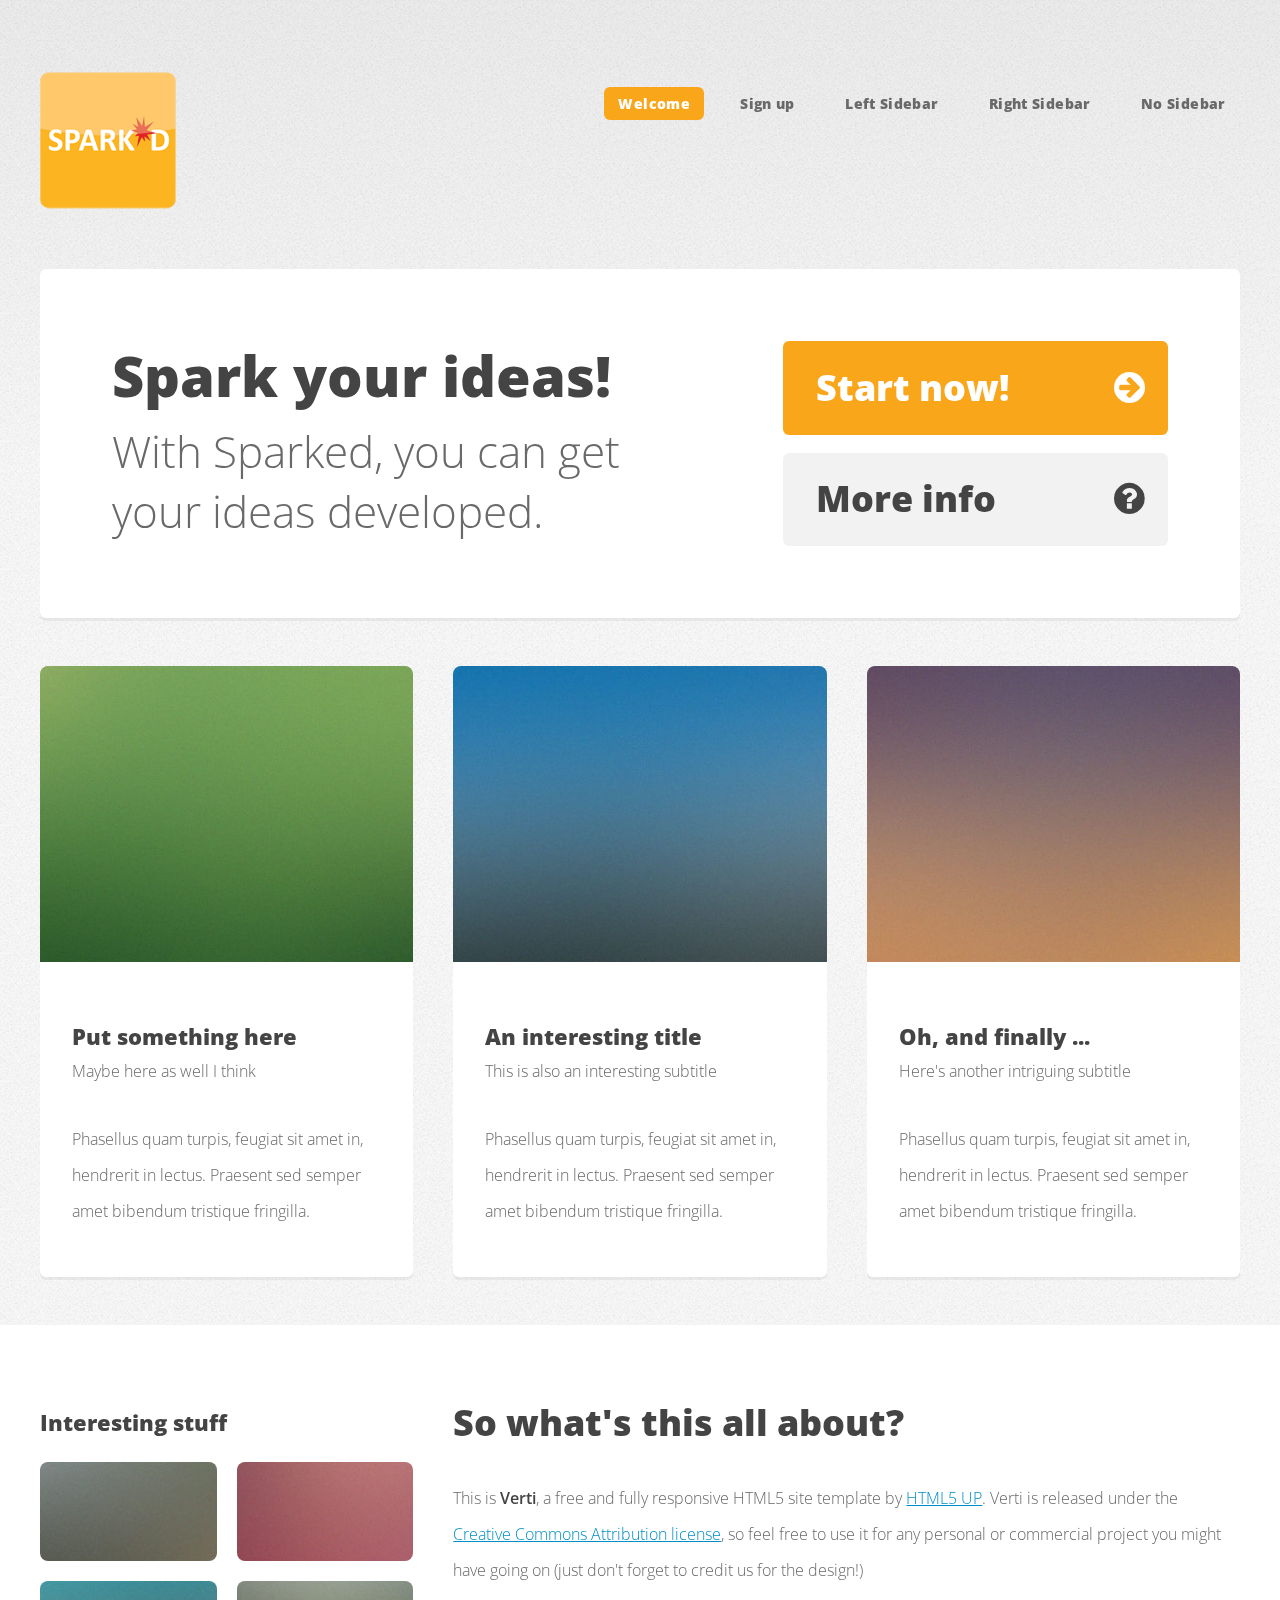
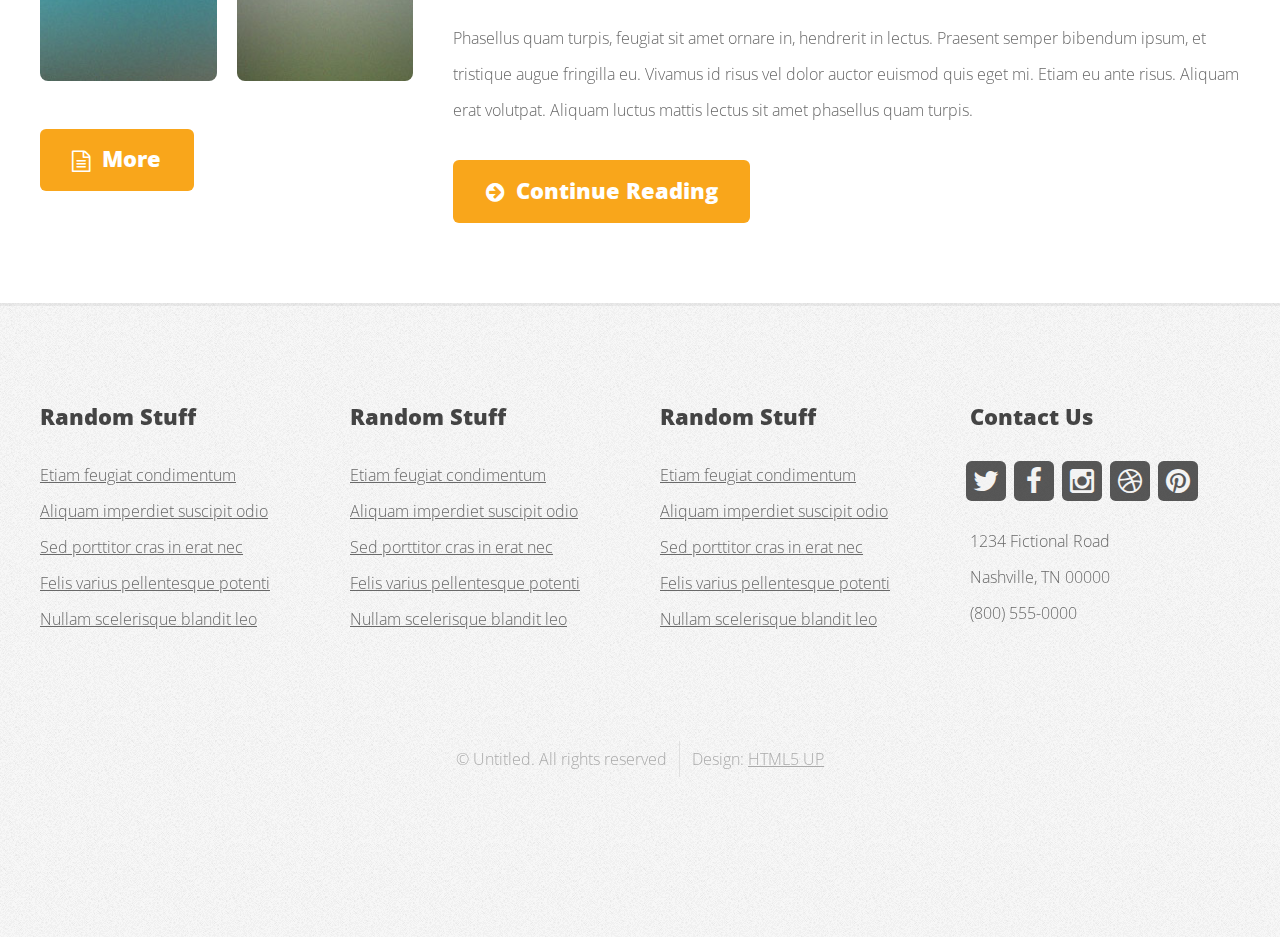
<file: app/html5up-verti/index.html>
<!DOCTYPE HTML>
<!--
	Verti by HTML5 UP
	html5up.net | @n33co
	Free for personal and commercial use under the CCA 3.0 license (html5up.net/license)
-->
<html>
	<head>
		<title>Sparked! Spark your ideas</title>
		<meta http-equiv="content-type" content="text/html; charset=utf-8" />
		<meta name="description" content="" />
		<meta name="keywords" content="" />
		<!--[if lte IE 8]><script src="css/ie/html5shiv.js"></script><![endif]-->
		<script src="js/jquery.min.js"></script>
		<script src="js/jquery.dropotron.min.js"></script>
		<script src="js/skel.min.js"></script>
		<script src="js/skel-layers.min.js"></script>
		<script src="js/init.js"></script>
		<noscript>
			<link rel="stylesheet" href="css/skel.css" />
			<link rel="stylesheet" href="css/style.css" />
			<link rel="stylesheet" href="css/style-desktop.css" />
		</noscript>
		<!--[if lte IE 8]><link rel="stylesheet" href="css/ie/v8.css" /><![endif]-->
	</head>
	<body class="homepage">

		<!-- Header -->
			<div id="header-wrapper">
				<header id="header" class="container">
				
					<!-- Logo -->
                    <div id="logo">
                    	<a href="index.html"> <img src="images/SparkedLogo2.png" /> </a>
					</div>	
					
					<!-- Nav -->
						<nav id="nav">
							<ul>
								<li class="current"><a href="index.html">Welcome</a></li>
                                <li><a href="signup.html"> Sign up </a>
                 				<li><a href="left-sidebar.html">Left Sidebar</a></li>
								<li><a href="right-sidebar.html">Right Sidebar</a></li>
								<li><a href="no-sidebar.html">No Sidebar</a></li>
							</ul>
						</nav>
					
				</header>
			</div>
		
		<!-- Banner -->
			<div id="banner-wrapper">
				<div id="banner" class="box container">
					<div class="row">
						<div class="7u">
							<h2>Spark your ideas!</h2>
							<p>With Sparked, you can get your ideas developed.</p>
						</div>
						<div class="5u">
							<ul>
								<li><a href="signup.html" class="button big icon fa-arrow-circle-right">Start now!</a></li>
								<li><a href="#" class="button alt big icon fa-question-circle">More info</a></li>
							</ul>
						</div>
					</div>
				</div>
			</div>
		
		<!-- Features -->
			<div id="features-wrapper">
				<div class="container">
					<div class="row">
						<div class="4u">
						
							<!-- Box -->
								<section class="box feature">
									<a href="#" class="image featured"><img src="images/pic01.jpg" alt="" /></a>
									<div class="inner">
										<header>
											<h2>Put something here</h2>
											<p>Maybe here as well I think</p>
										</header>
										<p>Phasellus quam turpis, feugiat sit amet in, hendrerit in lectus. Praesent sed semper amet bibendum tristique fringilla.</p>
									</div>
								</section>

						</div>
						<div class="4u">
						
							<!-- Box -->
								<section class="box feature">
									<a href="#" class="image featured"><img src="images/pic02.jpg" alt="" /></a>
									<div class="inner">
										<header>
											<h2>An interesting title</h2>
											<p>This is also an interesting subtitle</p>
										</header>
										<p>Phasellus quam turpis, feugiat sit amet in, hendrerit in lectus. Praesent sed semper amet bibendum tristique fringilla.</p>
									</div>
								</section>

						</div>
						<div class="4u">
						
							<!-- Box -->
								<section class="box feature last">
									<a href="#" class="image featured"><img src="images/pic03.jpg" alt="" /></a>
									<div class="inner">
										<header>
											<h2>Oh, and finally ...</h2>
											<p>Here's another intriguing subtitle</p>
										</header>
										<p>Phasellus quam turpis, feugiat sit amet in, hendrerit in lectus. Praesent sed semper amet bibendum tristique fringilla.</p>
									</div>
								</section>

						</div>
					</div>
				</div>
			</div>

		<!-- Main -->
			<div id="main-wrapper">
				<div class="container">
					<div class="row">
						<div class="4u">
						
							<!-- Sidebar -->
								<div id="sidebar">
									<section class="widget thumbnails">
										<h3>Interesting stuff</h3>
										<div class="grid">
											<div class="row no-collapse 50%">
												<div class="6u"><a href="#" class="image fit"><img src="images/pic04.jpg" alt="" /></a></div>
												<div class="6u"><a href="#" class="image fit"><img src="images/pic05.jpg" alt="" /></a></div>
											</div>
											<div class="row no-collapse 50%">
												<div class="6u"><a href="#" class="image fit"><img src="images/pic06.jpg" alt="" /></a></div>
												<div class="6u"><a href="#" class="image fit"><img src="images/pic07.jpg" alt="" /></a></div>
											</div>
										</div>
										<a href="#" class="button icon fa-file-text-o">More</a>
									</section>
								</div>
						
						</div>
						<div class="8u important(collapse)">

							<!-- Content -->
								<div id="content">
									<section class="last">
										<h2>So what's this all about?</h2>
										<p>This is <strong>Verti</strong>, a free and fully responsive HTML5 site template by <a href="http://html5up.net">HTML5 UP</a>.
										Verti is released under the <a href="http://html5up.net/license">Creative Commons Attribution license</a>, so feel free to use it for any personal or commercial project you might have going on (just don't forget to credit us for the design!)</p>
										<p>Phasellus quam turpis, feugiat sit amet ornare in, hendrerit in lectus. Praesent semper bibendum ipsum, et tristique augue fringilla eu. Vivamus id risus vel dolor auctor euismod quis eget mi. Etiam eu ante risus. Aliquam erat volutpat. Aliquam luctus mattis lectus sit amet phasellus quam turpis.</p>
										<a href="#" class="button icon fa-arrow-circle-right">Continue Reading</a>
									</section>
								</div>

						</div>
					</div>
				</div>
			</div>

		<!-- Footer -->
			<div id="footer-wrapper">
				<footer id="footer" class="container">
					<div class="row">
						<div class="3u">
						
							<!-- Links -->
								<section class="widget links">
									<h3>Random Stuff</h3>
									<ul class="style2">
										<li><a href="#">Etiam feugiat condimentum</a></li>
										<li><a href="#">Aliquam imperdiet suscipit odio</a></li>
										<li><a href="#">Sed porttitor cras in erat nec</a></li>
										<li><a href="#">Felis varius pellentesque potenti</a></li>
										<li><a href="#">Nullam scelerisque blandit leo</a></li>
									</ul>
								</section>
						
						</div>
						<div class="3u">
						
							<!-- Links -->
								<section class="widget links">
									<h3>Random Stuff</h3>
									<ul class="style2">
										<li><a href="#">Etiam feugiat condimentum</a></li>
										<li><a href="#">Aliquam imperdiet suscipit odio</a></li>
										<li><a href="#">Sed porttitor cras in erat nec</a></li>
										<li><a href="#">Felis varius pellentesque potenti</a></li>
										<li><a href="#">Nullam scelerisque blandit leo</a></li>
									</ul>
								</section>
						
						</div>
						<div class="3u">
						
							<!-- Links -->
								<section class="widget links">
									<h3>Random Stuff</h3>
									<ul class="style2">
										<li><a href="#">Etiam feugiat condimentum</a></li>
										<li><a href="#">Aliquam imperdiet suscipit odio</a></li>
										<li><a href="#">Sed porttitor cras in erat nec</a></li>
										<li><a href="#">Felis varius pellentesque potenti</a></li>
										<li><a href="#">Nullam scelerisque blandit leo</a></li>
									</ul>
								</section>
						
						</div>
						<div class="3u">
						
							<!-- Contact -->
								<section class="widget contact last">
									<h3>Contact Us</h3>
									<ul>
										<li><a href="#" class="icon fa-twitter"><span class="label">Twitter</span></a></li>
										<li><a href="#" class="icon fa-facebook"><span class="label">Facebook</span></a></li>
										<li><a href="#" class="icon fa-instagram"><span class="label">Instagram</span></a></li>
										<li><a href="#" class="icon fa-dribbble"><span class="label">Dribbble</span></a></li>
										<li><a href="#" class="icon fa-pinterest"><span class="label">Pinterest</span></a></li>
									</ul>
									<p>1234 Fictional Road<br />
									Nashville, TN 00000<br />
									(800) 555-0000</p>
								</section>
						
						</div>
					</div>
					<div class="row">
						<div class="12u">
							<div id="copyright">
								<ul class="menu">
									<li>&copy; Untitled. All rights reserved</li><li>Design: <a href="http://html5up.net">HTML5 UP</a></li>
								</ul>
							</div>
						</div>
					</div>
				</footer>
			</div>

	</body>
</html>
</file>
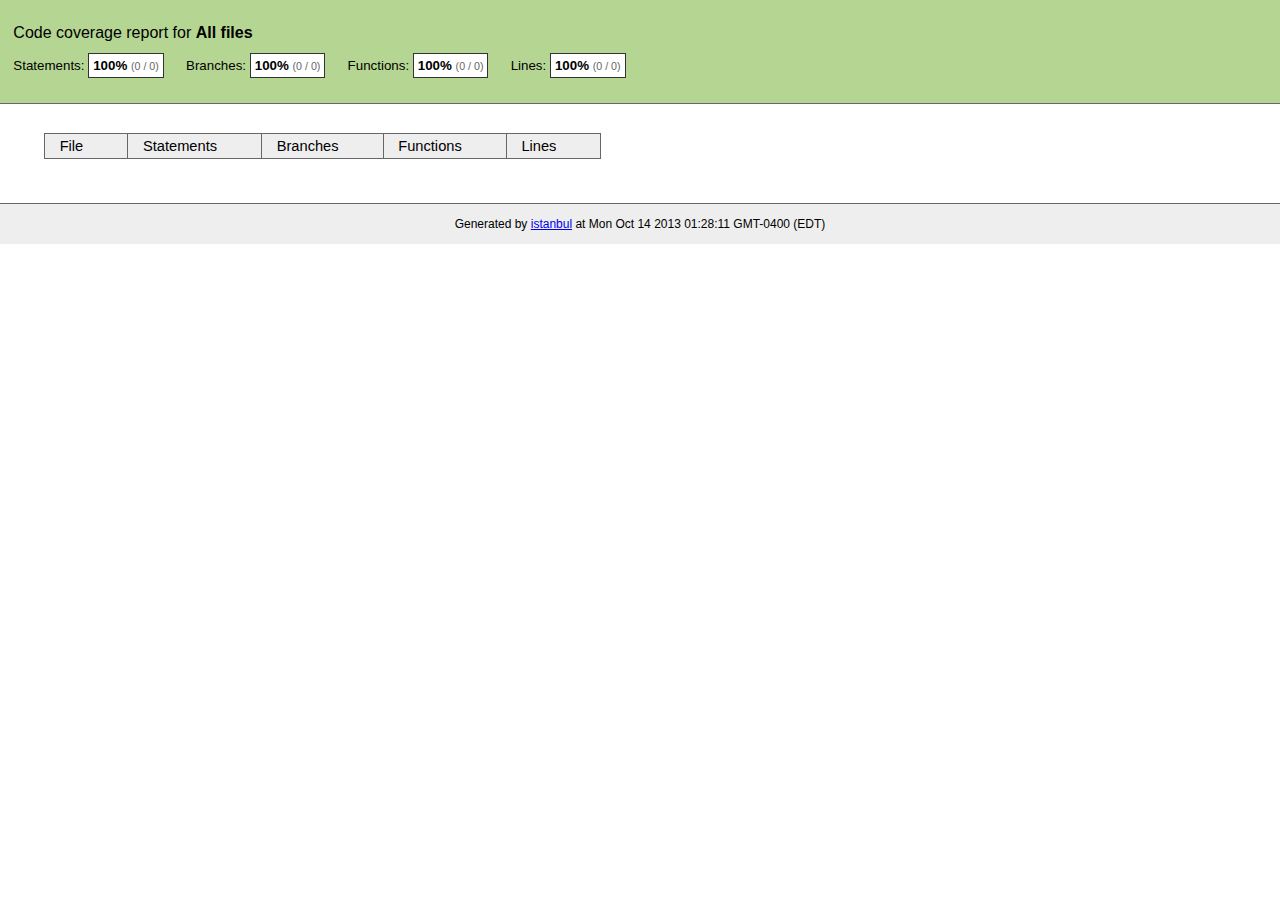
<file: app/semantic_ui/test/coverage/PhantomJS 1.9.2 (Linux)/index.html>
<!doctype html>
<html lang="en">
<head>
    <title>Code coverage report for All files</title>
    <meta charset="utf-8">

    <link rel="stylesheet" href="prettify.css">

    <style>
        body, html {
            margin:0; padding: 0;
        }
        body {
            font-family: Helvetica Neue, Helvetica,Arial;
            font-size: 10pt;
        }
        div.header, div.footer {
            background: #eee;
            padding: 1em;
        }
        div.header {
            z-index: 100;
            position: fixed;
            top: 0;
            border-bottom: 1px solid #666;
            width: 100%;
        }
        div.footer {
            border-top: 1px solid #666;
        }
        div.body {
            margin-top: 10em;
        }
        div.meta {
            font-size: 90%;
            text-align: center;
        }
        h1, h2, h3 {
            font-weight: normal;
        }
        h1 {
            font-size: 12pt;
        }
        h2 {
            font-size: 10pt;
        }
        pre {
            font-family: Consolas, Menlo, Monaco, monospace;
            margin: 0;
            padding: 0;
            line-height: 14px;
            font-size: 14px;
            -moz-tab-size: 2;
            -o-tab-size:  2;
            tab-size: 2;
        }

        div.path { font-size: 110%; }
        div.path a:link, div.path a:visited { color: #000; }
        table.coverage { border-collapse: collapse; margin:0; padding: 0 }

        table.coverage td {
            margin: 0;
            padding: 0;
            color: #111;
            vertical-align: top;
        }
        table.coverage td.line-count {
            width: 50px;
            text-align: right;
            padding-right: 5px;
        }
        table.coverage td.line-coverage {
            color: #777 !important;
            text-align: right;
            border-left: 1px solid #666;
            border-right: 1px solid #666;
        }

        table.coverage td.text {
        }

        table.coverage td span.cline-any {
            display: inline-block;
            padding: 0 5px;
            width: 40px;
        }
        table.coverage td span.cline-neutral {
            background: #eee;
        }
        table.coverage td span.cline-yes {
            background: #b5d592;
            color: #999;
        }
        table.coverage td span.cline-no {
            background: #fc8c84;
        }

        .cstat-yes { color: #111; }
        .cstat-no { background: #fc8c84; color: #111; }
        .fstat-no { background: #ffc520; color: #111 !important; }
        .cbranch-no { background:  yellow !important; color: #111; }
        .missing-if-branch {
            display: inline-block;
            margin-right: 10px;
            position: relative;
            padding: 0 4px;
            background: black;
            color: yellow;
            xtext-decoration: line-through;
        }
        .missing-if-branch .typ {
            color: inherit !important;
        }

        .entity, .metric { font-weight: bold; }
        .metric { display: inline-block; border: 1px solid #333; padding: 0.3em; background: white; }
        .metric small { font-size: 80%; font-weight: normal; color: #666; }

        div.coverage-summary table { border-collapse: collapse; margin: 3em; font-size: 110%; }
        div.coverage-summary td, div.coverage-summary table  th { margin: 0; padding: 0.25em 1em; border-top: 1px solid #666; border-bottom: 1px solid #666; }
        div.coverage-summary th { text-align: left; border: 1px solid #666; background: #eee; font-weight: normal; }
        div.coverage-summary th.file { border-right: none !important; }
        div.coverage-summary th.pic { border-left: none !important; text-align: right; }
        div.coverage-summary th.pct { border-right: none !important; }
        div.coverage-summary th.abs { border-left: none !important; text-align: right; }
        div.coverage-summary td.pct { text-align: right; border-left: 1px solid #666; }
        div.coverage-summary td.abs { text-align: right; font-size: 90%; color: #444; border-right: 1px solid #666; }
        div.coverage-summary td.file { text-align: right; border-left: 1px solid #666; white-space: nowrap;  }
        div.coverage-summary td.pic { min-width: 120px !important;  }
        div.coverage-summary a:link { text-decoration: none; color: #000; }
        div.coverage-summary a:visited { text-decoration: none; color: #333; }
        div.coverage-summary a:hover { text-decoration: underline; }
        div.coverage-summary tfoot td { border-top: 1px solid #666; }

        div.coverage-summary .yui3-datatable-sort-indicator, div.coverage-summary .dummy-sort-indicator {
            height: 10px;
            width: 7px;
            display: inline-block;
            margin-left: 0.5em;
        }
        div.coverage-summary .yui3-datatable-sort-indicator {
            background: url("http://yui.yahooapis.com/3.6.0/build/datatable-sort/assets/skins/sam/sort-arrow-sprite.png") no-repeat scroll 0 0 transparent;
        }
        div.coverage-summary .yui3-datatable-sorted .yui3-datatable-sort-indicator {
            background-position: 0 -20px;
        }
        div.coverage-summary .yui3-datatable-sorted-desc .yui3-datatable-sort-indicator {
            background-position: 0 -10px;
        }

        .high { background: #b5d592 !important; }
        .medium { background: #ffe87c !important; }
        .low { background: #fc8c84 !important; }

        span.cover-fill, span.cover-empty {
            display:inline-block;
            border:1px solid #444;
            background: white;
            height: 12px;
        }
        span.cover-fill {
            background: #ccc;
            border-right: 1px solid #444;
        }
        span.cover-empty {
            background: white;
            border-left: none;
        }
        span.cover-full {
            border-right: none !important;
        }
        pre.prettyprint {
            border: none !important;
            padding: 0 !important;
            margin: 0 !important;
        }
        .com { color: #999 !important; }
    </style>
</head>
<body>
<div class="header high">
    <h1>Code coverage report for <span class="entity">All files</span></h1>
    <h2>
        
        Statements: <span class="metric">100% <small>(0 / 0)</small></span> &nbsp;&nbsp;&nbsp;&nbsp;
        
        
        Branches: <span class="metric">100% <small>(0 / 0)</small></span> &nbsp;&nbsp;&nbsp;&nbsp;
        
        
        Functions: <span class="metric">100% <small>(0 / 0)</small></span> &nbsp;&nbsp;&nbsp;&nbsp;
        
        
        Lines: <span class="metric">100% <small>(0 / 0)</small></span> &nbsp;&nbsp;&nbsp;&nbsp;
        
    </h2>
    <div class="path"></div>
</div>
<div class="body">
<div class="coverage-summary">
<table>
<thead>
<tr>
   <th data-col="file" data-fmt="html" data-html="true" class="file">File</th>
   <th data-col="pic" data-type="number" data-fmt="html" data-html="true" class="pic"></th>
   <th data-col="statements" data-type="number" data-fmt="pct" class="pct">Statements</th>
   <th data-col="statements_raw" data-type="number" data-fmt="html" class="abs"></th>
   <th data-col="branches" data-type="number" data-fmt="pct" class="pct">Branches</th>
   <th data-col="branches_raw" data-type="number" data-fmt="html" class="abs"></th>
   <th data-col="functions" data-type="number" data-fmt="pct" class="pct">Functions</th>
   <th data-col="functions_raw" data-type="number" data-fmt="html" class="abs"></th>
   <th data-col="lines" data-type="number" data-fmt="pct" class="pct">Lines</th>
   <th data-col="lines_raw" data-type="number" data-fmt="html" class="abs"></th>
</tr>
</thead>
<tbody></tbody>
</table>
</div>
</div>
<div class="footer">
    <div class="meta">Generated by <a href="http://istanbul-js.org/" target="_blank">istanbul</a> at Mon Oct 14 2013 01:28:11 GMT-0400 (EDT)</div>
</div>

<script src="prettify.js"></script>

<script src="http://yui.yahooapis.com/3.6.0/build/yui/yui-min.js"></script>
<script>

    YUI().use('datatable', function (Y) {

        var formatters = {
          pct: function (o) {
              o.className += o.record.get('classes')[o.column.key];
              try {
                  return o.value.toFixed(2) + '%';
              } catch (ex) { return o.value + '%'; }
          },
          html: function (o) {
              o.className += o.record.get('classes')[o.column.key];
              return o.record.get(o.column.key + '_html');
          }
        },
          defaultFormatter = function (o) {
              o.className += o.record.get('classes')[o.column.key];
              return o.value;
          };

        function getColumns(theadNode) {
            var colNodes = theadNode.all('tr th'),
                cols = [],
                col;
            colNodes.each(function (colNode) {
                col = {
                    key: colNode.getAttribute('data-col'),
                    label: colNode.get('innerHTML') || ' ',
                    sortable: !colNode.getAttribute('data-nosort'),
                    className: colNode.getAttribute('class'),
                    type: colNode.getAttribute('data-type'),
                    allowHTML: colNode.getAttribute('data-html') === 'true' || colNode.getAttribute('data-fmt') === 'html'
                };
                col.formatter = formatters[colNode.getAttribute('data-fmt')] || defaultFormatter;
                cols.push(col);
            });
            return cols;
        }

        function getRowData(trNode, cols) {
            var tdNodes = trNode.all('td'),
                    i,
                    row = { classes: {} },
                    node,
                    name;
            for (i = 0; i < cols.length; i += 1) {
                name = cols[i].key;
                node = tdNodes.item(i);
                row[name] = node.getAttribute('data-value') || node.get('innerHTML');
                row[name + '_html'] = node.get('innerHTML');
                row.classes[name] = node.getAttribute('class');
                //Y.log('Name: ' + name + '; Value: ' + row[name]);
                if (cols[i].type === 'number') { row[name] = row[name] * 1; }
            }
            //Y.log(row);
            return row;
        }

        function getData(tbodyNode, cols) {
            var data = [];
            tbodyNode.all('tr').each(function (trNode) {
                data.push(getRowData(trNode, cols));
            });
            return data;
        }

        function replaceTable(node) {
            if (!node) { return; }
            var cols = getColumns(node.one('thead')),
                data = getData(node.one('tbody'), cols),
                table,
                parent = node.get('parentNode');

            table = new Y.DataTable({
                columns: cols,
                data: data,
                sortBy: 'file'
            });
            parent.set('innerHTML', '');
            table.render(parent);
        }

        Y.on('domready', function () {
            replaceTable(Y.one('div.coverage-summary table'));
            if (typeof prettyPrint === 'function') {
                prettyPrint();
            }
        });
    });
</script>
</body>
</html>
</file>
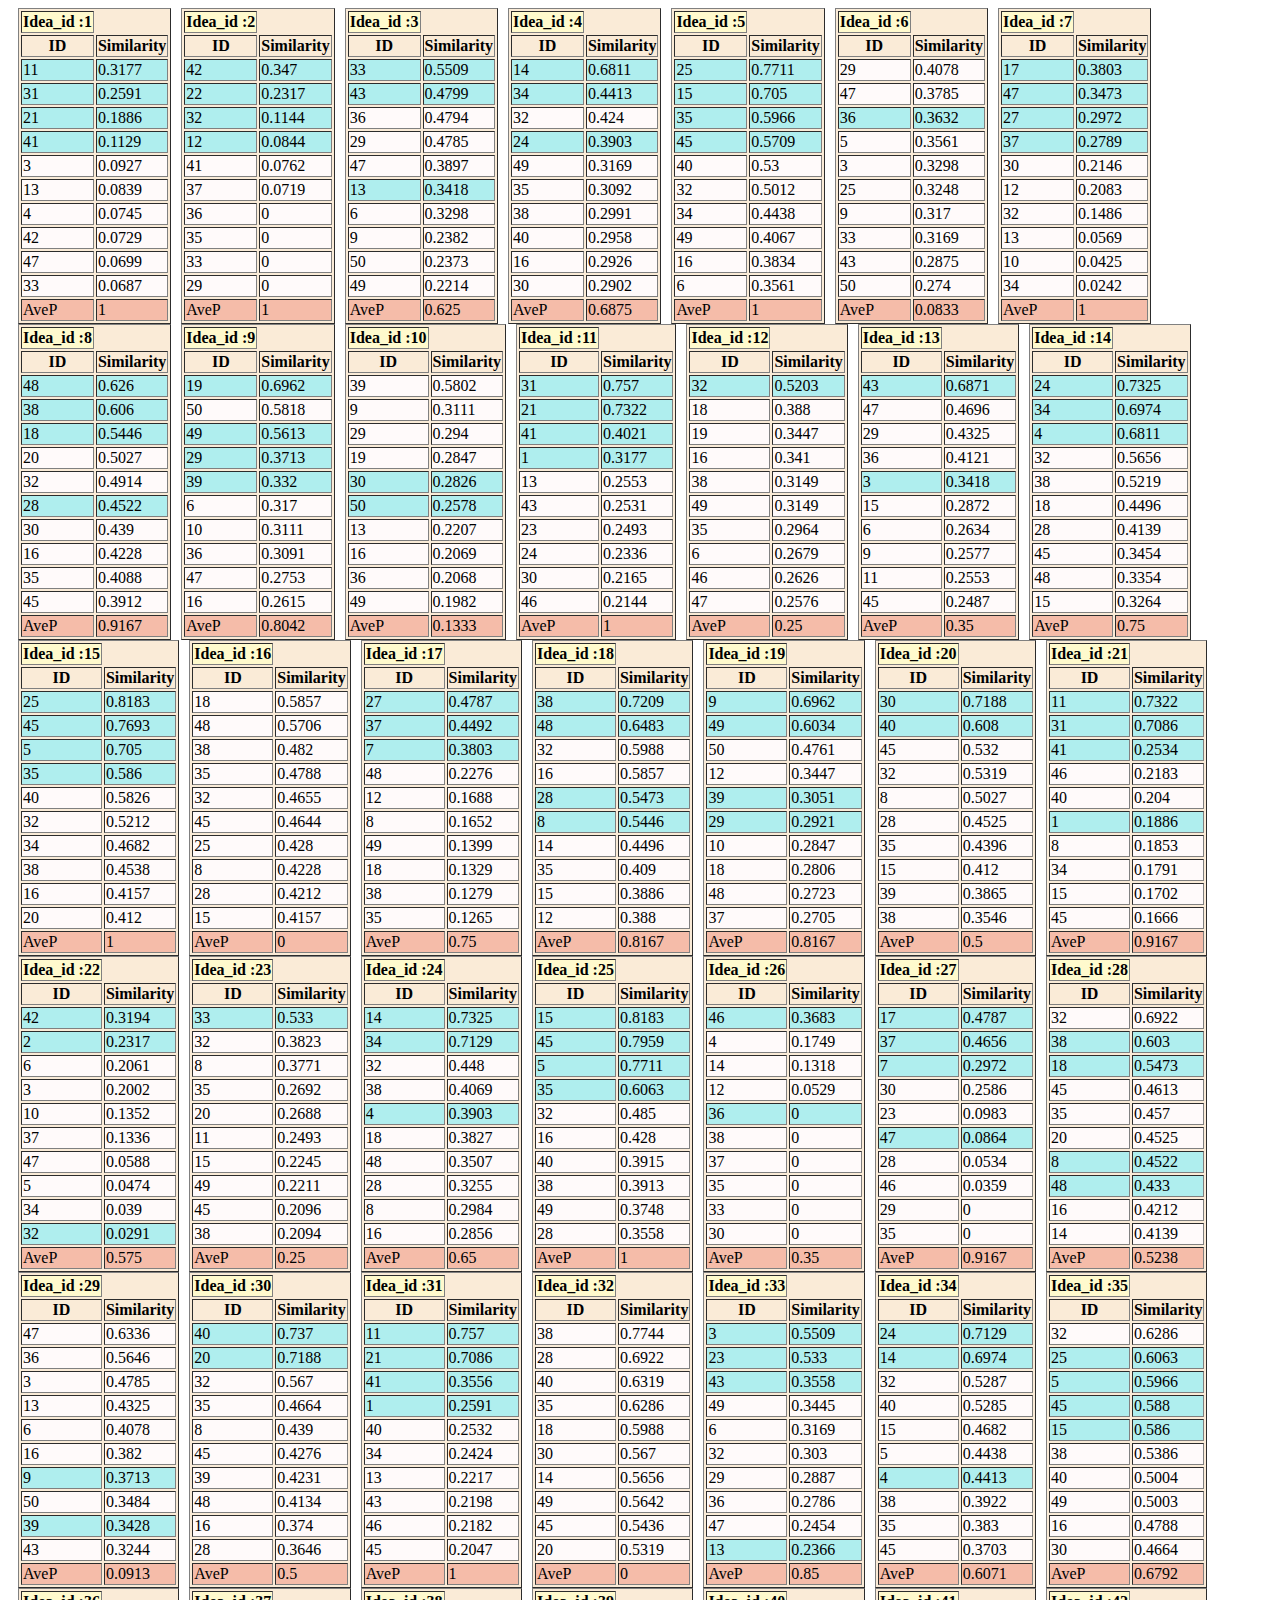
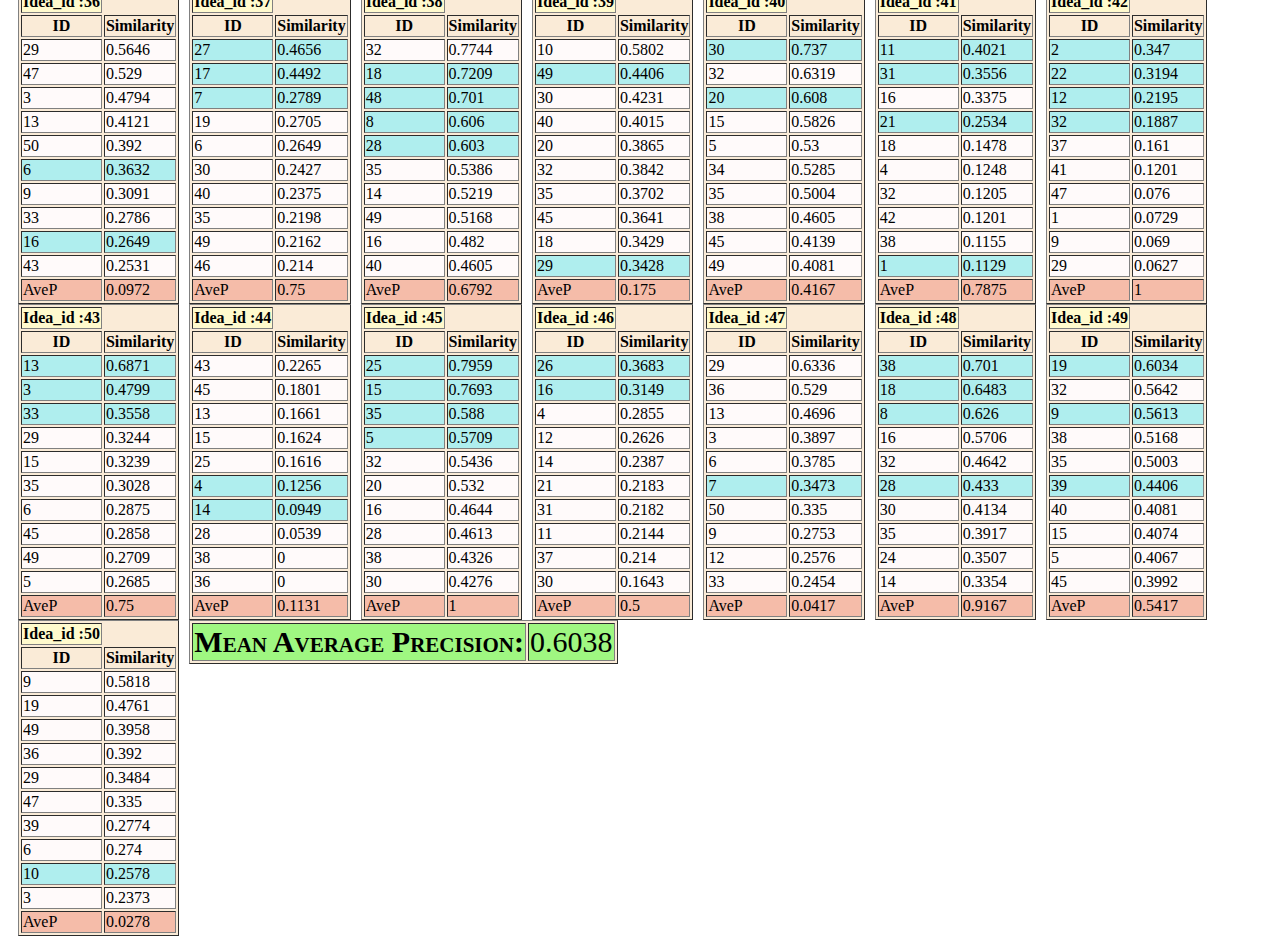
<file: evaluation-similarity-check/test_results_Dandelion.htm>
<!-- Style sheet for the table to control placement -->
<html><head>
<meta http-equiv="content-type" content="text/html; charset=windows-1252"><style type="text/css">
  table {
    float:left;
    background:#FAEBD7;
    margin-left:10px;
  }
</style>

</head><body><table border="1"><tbody><tr style="background-color:LemonChiffon;"><th>Idea_id :1</th></tr><tr><th>ID</th><th>Similarity</th></tr><tr style="background-color:PaleTurquoise;"><td>11</td><td>0.3177</td></tr><tr style="background-color:PaleTurquoise;"><td>31</td><td>0.2591</td></tr><tr style="background-color:PaleTurquoise;"><td>21</td><td>0.1886</td></tr><tr style="background-color:PaleTurquoise;"><td>41</td><td>0.1129</td></tr><tr style="background-color:snow;"><td>3</td><td>0.0927</td></tr><tr style="background-color:snow;"><td>13</td><td>0.0839</td></tr><tr style="background-color:snow;"><td>4</td><td>0.0745</td></tr><tr style="background-color:snow;"><td>42</td><td>0.0729</td></tr><tr style="background-color:snow;"><td>47</td><td>0.0699</td></tr><tr style="background-color:snow;"><td>33</td><td>0.0687</td></tr><tr style="background-color:#F5BCA9;"><td>AveP</td><td>1</td></tr></tbody></table><table border="1"><tbody><tr style="background-color:LemonChiffon;"><th>Idea_id :2</th></tr><tr><th>ID</th><th>Similarity</th></tr><tr style="background-color:PaleTurquoise;"><td>42</td><td>0.347</td></tr><tr style="background-color:PaleTurquoise;"><td>22</td><td>0.2317</td></tr><tr style="background-color:PaleTurquoise;"><td>32</td><td>0.1144</td></tr><tr style="background-color:PaleTurquoise;"><td>12</td><td>0.0844</td></tr><tr style="background-color:snow;"><td>41</td><td>0.0762</td></tr><tr style="background-color:snow;"><td>37</td><td>0.0719</td></tr><tr style="background-color:snow;"><td>36</td><td>0</td></tr><tr style="background-color:snow;"><td>35</td><td>0</td></tr><tr style="background-color:snow;"><td>33</td><td>0</td></tr><tr style="background-color:snow;"><td>29</td><td>0</td></tr><tr style="background-color:#F5BCA9;"><td>AveP</td><td>1</td></tr></tbody></table><table border="1"><tbody><tr style="background-color:LemonChiffon;"><th>Idea_id :3</th></tr><tr><th>ID</th><th>Similarity</th></tr><tr style="background-color:PaleTurquoise;"><td>33</td><td>0.5509</td></tr><tr style="background-color:PaleTurquoise;"><td>43</td><td>0.4799</td></tr><tr style="background-color:snow;"><td>36</td><td>0.4794</td></tr><tr style="background-color:snow;"><td>29</td><td>0.4785</td></tr><tr style="background-color:snow;"><td>47</td><td>0.3897</td></tr><tr style="background-color:PaleTurquoise;"><td>13</td><td>0.3418</td></tr><tr style="background-color:snow;"><td>6</td><td>0.3298</td></tr><tr style="background-color:snow;"><td>9</td><td>0.2382</td></tr><tr style="background-color:snow;"><td>50</td><td>0.2373</td></tr><tr style="background-color:snow;"><td>49</td><td>0.2214</td></tr><tr style="background-color:#F5BCA9;"><td>AveP</td><td>0.625</td></tr></tbody></table><table border="1"><tbody><tr style="background-color:LemonChiffon;"><th>Idea_id :4</th></tr><tr><th>ID</th><th>Similarity</th></tr><tr style="background-color:PaleTurquoise;"><td>14</td><td>0.6811</td></tr><tr style="background-color:PaleTurquoise;"><td>34</td><td>0.4413</td></tr><tr style="background-color:snow;"><td>32</td><td>0.424</td></tr><tr style="background-color:PaleTurquoise;"><td>24</td><td>0.3903</td></tr><tr style="background-color:snow;"><td>49</td><td>0.3169</td></tr><tr style="background-color:snow;"><td>35</td><td>0.3092</td></tr><tr style="background-color:snow;"><td>38</td><td>0.2991</td></tr><tr style="background-color:snow;"><td>40</td><td>0.2958</td></tr><tr style="background-color:snow;"><td>16</td><td>0.2926</td></tr><tr style="background-color:snow;"><td>30</td><td>0.2902</td></tr><tr style="background-color:#F5BCA9;"><td>AveP</td><td>0.6875</td></tr></tbody></table><table border="1"><tbody><tr style="background-color:LemonChiffon;"><th>Idea_id :5</th></tr><tr><th>ID</th><th>Similarity</th></tr><tr style="background-color:PaleTurquoise;"><td>25</td><td>0.7711</td></tr><tr style="background-color:PaleTurquoise;"><td>15</td><td>0.705</td></tr><tr style="background-color:PaleTurquoise;"><td>35</td><td>0.5966</td></tr><tr style="background-color:PaleTurquoise;"><td>45</td><td>0.5709</td></tr><tr style="background-color:snow;"><td>40</td><td>0.53</td></tr><tr style="background-color:snow;"><td>32</td><td>0.5012</td></tr><tr style="background-color:snow;"><td>34</td><td>0.4438</td></tr><tr style="background-color:snow;"><td>49</td><td>0.4067</td></tr><tr style="background-color:snow;"><td>16</td><td>0.3834</td></tr><tr style="background-color:snow;"><td>6</td><td>0.3561</td></tr><tr style="background-color:#F5BCA9;"><td>AveP</td><td>1</td></tr></tbody></table><table border="1"><tbody><tr style="background-color:LemonChiffon;"><th>Idea_id :6</th></tr><tr><th>ID</th><th>Similarity</th></tr><tr style="background-color:snow;"><td>29</td><td>0.4078</td></tr><tr style="background-color:snow;"><td>47</td><td>0.3785</td></tr><tr style="background-color:PaleTurquoise;"><td>36</td><td>0.3632</td></tr><tr style="background-color:snow;"><td>5</td><td>0.3561</td></tr><tr style="background-color:snow;"><td>3</td><td>0.3298</td></tr><tr style="background-color:snow;"><td>25</td><td>0.3248</td></tr><tr style="background-color:snow;"><td>9</td><td>0.317</td></tr><tr style="background-color:snow;"><td>33</td><td>0.3169</td></tr><tr style="background-color:snow;"><td>43</td><td>0.2875</td></tr><tr style="background-color:snow;"><td>50</td><td>0.274</td></tr><tr style="background-color:#F5BCA9;"><td>AveP</td><td>0.0833</td></tr></tbody></table><table border="1"><tbody><tr style="background-color:LemonChiffon;"><th>Idea_id :7</th></tr><tr><th>ID</th><th>Similarity</th></tr><tr style="background-color:PaleTurquoise;"><td>17</td><td>0.3803</td></tr><tr style="background-color:PaleTurquoise;"><td>47</td><td>0.3473</td></tr><tr style="background-color:PaleTurquoise;"><td>27</td><td>0.2972</td></tr><tr style="background-color:PaleTurquoise;"><td>37</td><td>0.2789</td></tr><tr style="background-color:snow;"><td>30</td><td>0.2146</td></tr><tr style="background-color:snow;"><td>12</td><td>0.2083</td></tr><tr style="background-color:snow;"><td>32</td><td>0.1486</td></tr><tr style="background-color:snow;"><td>13</td><td>0.0569</td></tr><tr style="background-color:snow;"><td>10</td><td>0.0425</td></tr><tr style="background-color:snow;"><td>34</td><td>0.0242</td></tr><tr style="background-color:#F5BCA9;"><td>AveP</td><td>1</td></tr></tbody></table><table border="1"><tbody><tr style="background-color:LemonChiffon;"><th>Idea_id :8</th></tr><tr><th>ID</th><th>Similarity</th></tr><tr style="background-color:PaleTurquoise;"><td>48</td><td>0.626</td></tr><tr style="background-color:PaleTurquoise;"><td>38</td><td>0.606</td></tr><tr style="background-color:PaleTurquoise;"><td>18</td><td>0.5446</td></tr><tr style="background-color:snow;"><td>20</td><td>0.5027</td></tr><tr style="background-color:snow;"><td>32</td><td>0.4914</td></tr><tr style="background-color:PaleTurquoise;"><td>28</td><td>0.4522</td></tr><tr style="background-color:snow;"><td>30</td><td>0.439</td></tr><tr style="background-color:snow;"><td>16</td><td>0.4228</td></tr><tr style="background-color:snow;"><td>35</td><td>0.4088</td></tr><tr style="background-color:snow;"><td>45</td><td>0.3912</td></tr><tr style="background-color:#F5BCA9;"><td>AveP</td><td>0.9167</td></tr></tbody></table><table border="1"><tbody><tr style="background-color:LemonChiffon;"><th>Idea_id :9</th></tr><tr><th>ID</th><th>Similarity</th></tr><tr style="background-color:PaleTurquoise;"><td>19</td><td>0.6962</td></tr><tr style="background-color:snow;"><td>50</td><td>0.5818</td></tr><tr style="background-color:PaleTurquoise;"><td>49</td><td>0.5613</td></tr><tr style="background-color:PaleTurquoise;"><td>29</td><td>0.3713</td></tr><tr style="background-color:PaleTurquoise;"><td>39</td><td>0.332</td></tr><tr style="background-color:snow;"><td>6</td><td>0.317</td></tr><tr style="background-color:snow;"><td>10</td><td>0.3111</td></tr><tr style="background-color:snow;"><td>36</td><td>0.3091</td></tr><tr style="background-color:snow;"><td>47</td><td>0.2753</td></tr><tr style="background-color:snow;"><td>16</td><td>0.2615</td></tr><tr style="background-color:#F5BCA9;"><td>AveP</td><td>0.8042</td></tr></tbody></table><table border="1"><tbody><tr style="background-color:LemonChiffon;"><th>Idea_id :10</th></tr><tr><th>ID</th><th>Similarity</th></tr><tr style="background-color:snow;"><td>39</td><td>0.5802</td></tr><tr style="background-color:snow;"><td>9</td><td>0.3111</td></tr><tr style="background-color:snow;"><td>29</td><td>0.294</td></tr><tr style="background-color:snow;"><td>19</td><td>0.2847</td></tr><tr style="background-color:PaleTurquoise;"><td>30</td><td>0.2826</td></tr><tr style="background-color:PaleTurquoise;"><td>50</td><td>0.2578</td></tr><tr style="background-color:snow;"><td>13</td><td>0.2207</td></tr><tr style="background-color:snow;"><td>16</td><td>0.2069</td></tr><tr style="background-color:snow;"><td>36</td><td>0.2068</td></tr><tr style="background-color:snow;"><td>49</td><td>0.1982</td></tr><tr style="background-color:#F5BCA9;"><td>AveP</td><td>0.1333</td></tr></tbody></table><table border="1"><tbody><tr style="background-color:LemonChiffon;"><th>Idea_id :11</th></tr><tr><th>ID</th><th>Similarity</th></tr><tr style="background-color:PaleTurquoise;"><td>31</td><td>0.757</td></tr><tr style="background-color:PaleTurquoise;"><td>21</td><td>0.7322</td></tr><tr style="background-color:PaleTurquoise;"><td>41</td><td>0.4021</td></tr><tr style="background-color:PaleTurquoise;"><td>1</td><td>0.3177</td></tr><tr style="background-color:snow;"><td>13</td><td>0.2553</td></tr><tr style="background-color:snow;"><td>43</td><td>0.2531</td></tr><tr style="background-color:snow;"><td>23</td><td>0.2493</td></tr><tr style="background-color:snow;"><td>24</td><td>0.2336</td></tr><tr style="background-color:snow;"><td>30</td><td>0.2165</td></tr><tr style="background-color:snow;"><td>46</td><td>0.2144</td></tr><tr style="background-color:#F5BCA9;"><td>AveP</td><td>1</td></tr></tbody></table><table border="1"><tbody><tr style="background-color:LemonChiffon;"><th>Idea_id :12</th></tr><tr><th>ID</th><th>Similarity</th></tr><tr style="background-color:PaleTurquoise;"><td>32</td><td>0.5203</td></tr><tr style="background-color:snow;"><td>18</td><td>0.388</td></tr><tr style="background-color:snow;"><td>19</td><td>0.3447</td></tr><tr style="background-color:snow;"><td>16</td><td>0.341</td></tr><tr style="background-color:snow;"><td>38</td><td>0.3149</td></tr><tr style="background-color:snow;"><td>49</td><td>0.3149</td></tr><tr style="background-color:snow;"><td>35</td><td>0.2964</td></tr><tr style="background-color:snow;"><td>6</td><td>0.2679</td></tr><tr style="background-color:snow;"><td>46</td><td>0.2626</td></tr><tr style="background-color:snow;"><td>47</td><td>0.2576</td></tr><tr style="background-color:#F5BCA9;"><td>AveP</td><td>0.25</td></tr></tbody></table><table border="1"><tbody><tr style="background-color:LemonChiffon;"><th>Idea_id :13</th></tr><tr><th>ID</th><th>Similarity</th></tr><tr style="background-color:PaleTurquoise;"><td>43</td><td>0.6871</td></tr><tr style="background-color:snow;"><td>47</td><td>0.4696</td></tr><tr style="background-color:snow;"><td>29</td><td>0.4325</td></tr><tr style="background-color:snow;"><td>36</td><td>0.4121</td></tr><tr style="background-color:PaleTurquoise;"><td>3</td><td>0.3418</td></tr><tr style="background-color:snow;"><td>15</td><td>0.2872</td></tr><tr style="background-color:snow;"><td>6</td><td>0.2634</td></tr><tr style="background-color:snow;"><td>9</td><td>0.2577</td></tr><tr style="background-color:snow;"><td>11</td><td>0.2553</td></tr><tr style="background-color:snow;"><td>45</td><td>0.2487</td></tr><tr style="background-color:#F5BCA9;"><td>AveP</td><td>0.35</td></tr></tbody></table><table border="1"><tbody><tr style="background-color:LemonChiffon;"><th>Idea_id :14</th></tr><tr><th>ID</th><th>Similarity</th></tr><tr style="background-color:PaleTurquoise;"><td>24</td><td>0.7325</td></tr><tr style="background-color:PaleTurquoise;"><td>34</td><td>0.6974</td></tr><tr style="background-color:PaleTurquoise;"><td>4</td><td>0.6811</td></tr><tr style="background-color:snow;"><td>32</td><td>0.5656</td></tr><tr style="background-color:snow;"><td>38</td><td>0.5219</td></tr><tr style="background-color:snow;"><td>18</td><td>0.4496</td></tr><tr style="background-color:snow;"><td>28</td><td>0.4139</td></tr><tr style="background-color:snow;"><td>45</td><td>0.3454</td></tr><tr style="background-color:snow;"><td>48</td><td>0.3354</td></tr><tr style="background-color:snow;"><td>15</td><td>0.3264</td></tr><tr style="background-color:#F5BCA9;"><td>AveP</td><td>0.75</td></tr></tbody></table><table border="1"><tbody><tr style="background-color:LemonChiffon;"><th>Idea_id :15</th></tr><tr><th>ID</th><th>Similarity</th></tr><tr style="background-color:PaleTurquoise;"><td>25</td><td>0.8183</td></tr><tr style="background-color:PaleTurquoise;"><td>45</td><td>0.7693</td></tr><tr style="background-color:PaleTurquoise;"><td>5</td><td>0.705</td></tr><tr style="background-color:PaleTurquoise;"><td>35</td><td>0.586</td></tr><tr style="background-color:snow;"><td>40</td><td>0.5826</td></tr><tr style="background-color:snow;"><td>32</td><td>0.5212</td></tr><tr style="background-color:snow;"><td>34</td><td>0.4682</td></tr><tr style="background-color:snow;"><td>38</td><td>0.4538</td></tr><tr style="background-color:snow;"><td>16</td><td>0.4157</td></tr><tr style="background-color:snow;"><td>20</td><td>0.412</td></tr><tr style="background-color:#F5BCA9;"><td>AveP</td><td>1</td></tr></tbody></table><table border="1"><tbody><tr style="background-color:LemonChiffon;"><th>Idea_id :16</th></tr><tr><th>ID</th><th>Similarity</th></tr><tr style="background-color:snow;"><td>18</td><td>0.5857</td></tr><tr style="background-color:snow;"><td>48</td><td>0.5706</td></tr><tr style="background-color:snow;"><td>38</td><td>0.482</td></tr><tr style="background-color:snow;"><td>35</td><td>0.4788</td></tr><tr style="background-color:snow;"><td>32</td><td>0.4655</td></tr><tr style="background-color:snow;"><td>45</td><td>0.4644</td></tr><tr style="background-color:snow;"><td>25</td><td>0.428</td></tr><tr style="background-color:snow;"><td>8</td><td>0.4228</td></tr><tr style="background-color:snow;"><td>28</td><td>0.4212</td></tr><tr style="background-color:snow;"><td>15</td><td>0.4157</td></tr><tr style="background-color:#F5BCA9;"><td>AveP</td><td>0</td></tr></tbody></table><table border="1"><tbody><tr style="background-color:LemonChiffon;"><th>Idea_id :17</th></tr><tr><th>ID</th><th>Similarity</th></tr><tr style="background-color:PaleTurquoise;"><td>27</td><td>0.4787</td></tr><tr style="background-color:PaleTurquoise;"><td>37</td><td>0.4492</td></tr><tr style="background-color:PaleTurquoise;"><td>7</td><td>0.3803</td></tr><tr style="background-color:snow;"><td>48</td><td>0.2276</td></tr><tr style="background-color:snow;"><td>12</td><td>0.1688</td></tr><tr style="background-color:snow;"><td>8</td><td>0.1652</td></tr><tr style="background-color:snow;"><td>49</td><td>0.1399</td></tr><tr style="background-color:snow;"><td>18</td><td>0.1329</td></tr><tr style="background-color:snow;"><td>38</td><td>0.1279</td></tr><tr style="background-color:snow;"><td>35</td><td>0.1265</td></tr><tr style="background-color:#F5BCA9;"><td>AveP</td><td>0.75</td></tr></tbody></table><table border="1"><tbody><tr style="background-color:LemonChiffon;"><th>Idea_id :18</th></tr><tr><th>ID</th><th>Similarity</th></tr><tr style="background-color:PaleTurquoise;"><td>38</td><td>0.7209</td></tr><tr style="background-color:PaleTurquoise;"><td>48</td><td>0.6483</td></tr><tr style="background-color:snow;"><td>32</td><td>0.5988</td></tr><tr style="background-color:snow;"><td>16</td><td>0.5857</td></tr><tr style="background-color:PaleTurquoise;"><td>28</td><td>0.5473</td></tr><tr style="background-color:PaleTurquoise;"><td>8</td><td>0.5446</td></tr><tr style="background-color:snow;"><td>14</td><td>0.4496</td></tr><tr style="background-color:snow;"><td>35</td><td>0.409</td></tr><tr style="background-color:snow;"><td>15</td><td>0.3886</td></tr><tr style="background-color:snow;"><td>12</td><td>0.388</td></tr><tr style="background-color:#F5BCA9;"><td>AveP</td><td>0.8167</td></tr></tbody></table><table border="1"><tbody><tr style="background-color:LemonChiffon;"><th>Idea_id :19</th></tr><tr><th>ID</th><th>Similarity</th></tr><tr style="background-color:PaleTurquoise;"><td>9</td><td>0.6962</td></tr><tr style="background-color:PaleTurquoise;"><td>49</td><td>0.6034</td></tr><tr style="background-color:snow;"><td>50</td><td>0.4761</td></tr><tr style="background-color:snow;"><td>12</td><td>0.3447</td></tr><tr style="background-color:PaleTurquoise;"><td>39</td><td>0.3051</td></tr><tr style="background-color:PaleTurquoise;"><td>29</td><td>0.2921</td></tr><tr style="background-color:snow;"><td>10</td><td>0.2847</td></tr><tr style="background-color:snow;"><td>18</td><td>0.2806</td></tr><tr style="background-color:snow;"><td>48</td><td>0.2723</td></tr><tr style="background-color:snow;"><td>37</td><td>0.2705</td></tr><tr style="background-color:#F5BCA9;"><td>AveP</td><td>0.8167</td></tr></tbody></table><table border="1"><tbody><tr style="background-color:LemonChiffon;"><th>Idea_id :20</th></tr><tr><th>ID</th><th>Similarity</th></tr><tr style="background-color:PaleTurquoise;"><td>30</td><td>0.7188</td></tr><tr style="background-color:PaleTurquoise;"><td>40</td><td>0.608</td></tr><tr style="background-color:snow;"><td>45</td><td>0.532</td></tr><tr style="background-color:snow;"><td>32</td><td>0.5319</td></tr><tr style="background-color:snow;"><td>8</td><td>0.5027</td></tr><tr style="background-color:snow;"><td>28</td><td>0.4525</td></tr><tr style="background-color:snow;"><td>35</td><td>0.4396</td></tr><tr style="background-color:snow;"><td>15</td><td>0.412</td></tr><tr style="background-color:snow;"><td>39</td><td>0.3865</td></tr><tr style="background-color:snow;"><td>38</td><td>0.3546</td></tr><tr style="background-color:#F5BCA9;"><td>AveP</td><td>0.5</td></tr></tbody></table><table border="1"><tbody><tr style="background-color:LemonChiffon;"><th>Idea_id :21</th></tr><tr><th>ID</th><th>Similarity</th></tr><tr style="background-color:PaleTurquoise;"><td>11</td><td>0.7322</td></tr><tr style="background-color:PaleTurquoise;"><td>31</td><td>0.7086</td></tr><tr style="background-color:PaleTurquoise;"><td>41</td><td>0.2534</td></tr><tr style="background-color:snow;"><td>46</td><td>0.2183</td></tr><tr style="background-color:snow;"><td>40</td><td>0.204</td></tr><tr style="background-color:PaleTurquoise;"><td>1</td><td>0.1886</td></tr><tr style="background-color:snow;"><td>8</td><td>0.1853</td></tr><tr style="background-color:snow;"><td>34</td><td>0.1791</td></tr><tr style="background-color:snow;"><td>15</td><td>0.1702</td></tr><tr style="background-color:snow;"><td>45</td><td>0.1666</td></tr><tr style="background-color:#F5BCA9;"><td>AveP</td><td>0.9167</td></tr></tbody></table><table border="1"><tbody><tr style="background-color:LemonChiffon;"><th>Idea_id :22</th></tr><tr><th>ID</th><th>Similarity</th></tr><tr style="background-color:PaleTurquoise;"><td>42</td><td>0.3194</td></tr><tr style="background-color:PaleTurquoise;"><td>2</td><td>0.2317</td></tr><tr style="background-color:snow;"><td>6</td><td>0.2061</td></tr><tr style="background-color:snow;"><td>3</td><td>0.2002</td></tr><tr style="background-color:snow;"><td>10</td><td>0.1352</td></tr><tr style="background-color:snow;"><td>37</td><td>0.1336</td></tr><tr style="background-color:snow;"><td>47</td><td>0.0588</td></tr><tr style="background-color:snow;"><td>5</td><td>0.0474</td></tr><tr style="background-color:snow;"><td>34</td><td>0.039</td></tr><tr style="background-color:PaleTurquoise;"><td>32</td><td>0.0291</td></tr><tr style="background-color:#F5BCA9;"><td>AveP</td><td>0.575</td></tr></tbody></table><table border="1"><tbody><tr style="background-color:LemonChiffon;"><th>Idea_id :23</th></tr><tr><th>ID</th><th>Similarity</th></tr><tr style="background-color:PaleTurquoise;"><td>33</td><td>0.533</td></tr><tr style="background-color:snow;"><td>32</td><td>0.3823</td></tr><tr style="background-color:snow;"><td>8</td><td>0.3771</td></tr><tr style="background-color:snow;"><td>35</td><td>0.2692</td></tr><tr style="background-color:snow;"><td>20</td><td>0.2688</td></tr><tr style="background-color:snow;"><td>11</td><td>0.2493</td></tr><tr style="background-color:snow;"><td>15</td><td>0.2245</td></tr><tr style="background-color:snow;"><td>49</td><td>0.2211</td></tr><tr style="background-color:snow;"><td>45</td><td>0.2096</td></tr><tr style="background-color:snow;"><td>38</td><td>0.2094</td></tr><tr style="background-color:#F5BCA9;"><td>AveP</td><td>0.25</td></tr></tbody></table><table border="1"><tbody><tr style="background-color:LemonChiffon;"><th>Idea_id :24</th></tr><tr><th>ID</th><th>Similarity</th></tr><tr style="background-color:PaleTurquoise;"><td>14</td><td>0.7325</td></tr><tr style="background-color:PaleTurquoise;"><td>34</td><td>0.7129</td></tr><tr style="background-color:snow;"><td>32</td><td>0.448</td></tr><tr style="background-color:snow;"><td>38</td><td>0.4069</td></tr><tr style="background-color:PaleTurquoise;"><td>4</td><td>0.3903</td></tr><tr style="background-color:snow;"><td>18</td><td>0.3827</td></tr><tr style="background-color:snow;"><td>48</td><td>0.3507</td></tr><tr style="background-color:snow;"><td>28</td><td>0.3255</td></tr><tr style="background-color:snow;"><td>8</td><td>0.2984</td></tr><tr style="background-color:snow;"><td>16</td><td>0.2856</td></tr><tr style="background-color:#F5BCA9;"><td>AveP</td><td>0.65</td></tr></tbody></table><table border="1"><tbody><tr style="background-color:LemonChiffon;"><th>Idea_id :25</th></tr><tr><th>ID</th><th>Similarity</th></tr><tr style="background-color:PaleTurquoise;"><td>15</td><td>0.8183</td></tr><tr style="background-color:PaleTurquoise;"><td>45</td><td>0.7959</td></tr><tr style="background-color:PaleTurquoise;"><td>5</td><td>0.7711</td></tr><tr style="background-color:PaleTurquoise;"><td>35</td><td>0.6063</td></tr><tr style="background-color:snow;"><td>32</td><td>0.485</td></tr><tr style="background-color:snow;"><td>16</td><td>0.428</td></tr><tr style="background-color:snow;"><td>40</td><td>0.3915</td></tr><tr style="background-color:snow;"><td>38</td><td>0.3913</td></tr><tr style="background-color:snow;"><td>49</td><td>0.3748</td></tr><tr style="background-color:snow;"><td>28</td><td>0.3558</td></tr><tr style="background-color:#F5BCA9;"><td>AveP</td><td>1</td></tr></tbody></table><table border="1"><tbody><tr style="background-color:LemonChiffon;"><th>Idea_id :26</th></tr><tr><th>ID</th><th>Similarity</th></tr><tr style="background-color:PaleTurquoise;"><td>46</td><td>0.3683</td></tr><tr style="background-color:snow;"><td>4</td><td>0.1749</td></tr><tr style="background-color:snow;"><td>14</td><td>0.1318</td></tr><tr style="background-color:snow;"><td>12</td><td>0.0529</td></tr><tr style="background-color:PaleTurquoise;"><td>36</td><td>0</td></tr><tr style="background-color:snow;"><td>38</td><td>0</td></tr><tr style="background-color:snow;"><td>37</td><td>0</td></tr><tr style="background-color:snow;"><td>35</td><td>0</td></tr><tr style="background-color:snow;"><td>33</td><td>0</td></tr><tr style="background-color:snow;"><td>30</td><td>0</td></tr><tr style="background-color:#F5BCA9;"><td>AveP</td><td>0.35</td></tr></tbody></table><table border="1"><tbody><tr style="background-color:LemonChiffon;"><th>Idea_id :27</th></tr><tr><th>ID</th><th>Similarity</th></tr><tr style="background-color:PaleTurquoise;"><td>17</td><td>0.4787</td></tr><tr style="background-color:PaleTurquoise;"><td>37</td><td>0.4656</td></tr><tr style="background-color:PaleTurquoise;"><td>7</td><td>0.2972</td></tr><tr style="background-color:snow;"><td>30</td><td>0.2586</td></tr><tr style="background-color:snow;"><td>23</td><td>0.0983</td></tr><tr style="background-color:PaleTurquoise;"><td>47</td><td>0.0864</td></tr><tr style="background-color:snow;"><td>28</td><td>0.0534</td></tr><tr style="background-color:snow;"><td>46</td><td>0.0359</td></tr><tr style="background-color:snow;"><td>29</td><td>0</td></tr><tr style="background-color:snow;"><td>35</td><td>0</td></tr><tr style="background-color:#F5BCA9;"><td>AveP</td><td>0.9167</td></tr></tbody></table><table border="1"><tbody><tr style="background-color:LemonChiffon;"><th>Idea_id :28</th></tr><tr><th>ID</th><th>Similarity</th></tr><tr style="background-color:snow;"><td>32</td><td>0.6922</td></tr><tr style="background-color:PaleTurquoise;"><td>38</td><td>0.603</td></tr><tr style="background-color:PaleTurquoise;"><td>18</td><td>0.5473</td></tr><tr style="background-color:snow;"><td>45</td><td>0.4613</td></tr><tr style="background-color:snow;"><td>35</td><td>0.457</td></tr><tr style="background-color:snow;"><td>20</td><td>0.4525</td></tr><tr style="background-color:PaleTurquoise;"><td>8</td><td>0.4522</td></tr><tr style="background-color:PaleTurquoise;"><td>48</td><td>0.433</td></tr><tr style="background-color:snow;"><td>16</td><td>0.4212</td></tr><tr style="background-color:snow;"><td>14</td><td>0.4139</td></tr><tr style="background-color:#F5BCA9;"><td>AveP</td><td>0.5238</td></tr></tbody></table><table border="1"><tbody><tr style="background-color:LemonChiffon;"><th>Idea_id :29</th></tr><tr><th>ID</th><th>Similarity</th></tr><tr style="background-color:snow;"><td>47</td><td>0.6336</td></tr><tr style="background-color:snow;"><td>36</td><td>0.5646</td></tr><tr style="background-color:snow;"><td>3</td><td>0.4785</td></tr><tr style="background-color:snow;"><td>13</td><td>0.4325</td></tr><tr style="background-color:snow;"><td>6</td><td>0.4078</td></tr><tr style="background-color:snow;"><td>16</td><td>0.382</td></tr><tr style="background-color:PaleTurquoise;"><td>9</td><td>0.3713</td></tr><tr style="background-color:snow;"><td>50</td><td>0.3484</td></tr><tr style="background-color:PaleTurquoise;"><td>39</td><td>0.3428</td></tr><tr style="background-color:snow;"><td>43</td><td>0.3244</td></tr><tr style="background-color:#F5BCA9;"><td>AveP</td><td>0.0913</td></tr></tbody></table><table border="1"><tbody><tr style="background-color:LemonChiffon;"><th>Idea_id :30</th></tr><tr><th>ID</th><th>Similarity</th></tr><tr style="background-color:PaleTurquoise;"><td>40</td><td>0.737</td></tr><tr style="background-color:PaleTurquoise;"><td>20</td><td>0.7188</td></tr><tr style="background-color:snow;"><td>32</td><td>0.567</td></tr><tr style="background-color:snow;"><td>35</td><td>0.4664</td></tr><tr style="background-color:snow;"><td>8</td><td>0.439</td></tr><tr style="background-color:snow;"><td>45</td><td>0.4276</td></tr><tr style="background-color:snow;"><td>39</td><td>0.4231</td></tr><tr style="background-color:snow;"><td>48</td><td>0.4134</td></tr><tr style="background-color:snow;"><td>16</td><td>0.374</td></tr><tr style="background-color:snow;"><td>28</td><td>0.3646</td></tr><tr style="background-color:#F5BCA9;"><td>AveP</td><td>0.5</td></tr></tbody></table><table border="1"><tbody><tr style="background-color:LemonChiffon;"><th>Idea_id :31</th></tr><tr><th>ID</th><th>Similarity</th></tr><tr style="background-color:PaleTurquoise;"><td>11</td><td>0.757</td></tr><tr style="background-color:PaleTurquoise;"><td>21</td><td>0.7086</td></tr><tr style="background-color:PaleTurquoise;"><td>41</td><td>0.3556</td></tr><tr style="background-color:PaleTurquoise;"><td>1</td><td>0.2591</td></tr><tr style="background-color:snow;"><td>40</td><td>0.2532</td></tr><tr style="background-color:snow;"><td>34</td><td>0.2424</td></tr><tr style="background-color:snow;"><td>13</td><td>0.2217</td></tr><tr style="background-color:snow;"><td>43</td><td>0.2198</td></tr><tr style="background-color:snow;"><td>46</td><td>0.2182</td></tr><tr style="background-color:snow;"><td>45</td><td>0.2047</td></tr><tr style="background-color:#F5BCA9;"><td>AveP</td><td>1</td></tr></tbody></table><table border="1"><tbody><tr style="background-color:LemonChiffon;"><th>Idea_id :32</th></tr><tr><th>ID</th><th>Similarity</th></tr><tr style="background-color:snow;"><td>38</td><td>0.7744</td></tr><tr style="background-color:snow;"><td>28</td><td>0.6922</td></tr><tr style="background-color:snow;"><td>40</td><td>0.6319</td></tr><tr style="background-color:snow;"><td>35</td><td>0.6286</td></tr><tr style="background-color:snow;"><td>18</td><td>0.5988</td></tr><tr style="background-color:snow;"><td>30</td><td>0.567</td></tr><tr style="background-color:snow;"><td>14</td><td>0.5656</td></tr><tr style="background-color:snow;"><td>49</td><td>0.5642</td></tr><tr style="background-color:snow;"><td>45</td><td>0.5436</td></tr><tr style="background-color:snow;"><td>20</td><td>0.5319</td></tr><tr style="background-color:#F5BCA9;"><td>AveP</td><td>0</td></tr></tbody></table><table border="1"><tbody><tr style="background-color:LemonChiffon;"><th>Idea_id :33</th></tr><tr><th>ID</th><th>Similarity</th></tr><tr style="background-color:PaleTurquoise;"><td>3</td><td>0.5509</td></tr><tr style="background-color:PaleTurquoise;"><td>23</td><td>0.533</td></tr><tr style="background-color:PaleTurquoise;"><td>43</td><td>0.3558</td></tr><tr style="background-color:snow;"><td>49</td><td>0.3445</td></tr><tr style="background-color:snow;"><td>6</td><td>0.3169</td></tr><tr style="background-color:snow;"><td>32</td><td>0.303</td></tr><tr style="background-color:snow;"><td>29</td><td>0.2887</td></tr><tr style="background-color:snow;"><td>36</td><td>0.2786</td></tr><tr style="background-color:snow;"><td>47</td><td>0.2454</td></tr><tr style="background-color:PaleTurquoise;"><td>13</td><td>0.2366</td></tr><tr style="background-color:#F5BCA9;"><td>AveP</td><td>0.85</td></tr></tbody></table><table border="1"><tbody><tr style="background-color:LemonChiffon;"><th>Idea_id :34</th></tr><tr><th>ID</th><th>Similarity</th></tr><tr style="background-color:PaleTurquoise;"><td>24</td><td>0.7129</td></tr><tr style="background-color:PaleTurquoise;"><td>14</td><td>0.6974</td></tr><tr style="background-color:snow;"><td>32</td><td>0.5287</td></tr><tr style="background-color:snow;"><td>40</td><td>0.5285</td></tr><tr style="background-color:snow;"><td>15</td><td>0.4682</td></tr><tr style="background-color:snow;"><td>5</td><td>0.4438</td></tr><tr style="background-color:PaleTurquoise;"><td>4</td><td>0.4413</td></tr><tr style="background-color:snow;"><td>38</td><td>0.3922</td></tr><tr style="background-color:snow;"><td>35</td><td>0.383</td></tr><tr style="background-color:snow;"><td>45</td><td>0.3703</td></tr><tr style="background-color:#F5BCA9;"><td>AveP</td><td>0.6071</td></tr></tbody></table><table border="1"><tbody><tr style="background-color:LemonChiffon;"><th>Idea_id :35</th></tr><tr><th>ID</th><th>Similarity</th></tr><tr style="background-color:snow;"><td>32</td><td>0.6286</td></tr><tr style="background-color:PaleTurquoise;"><td>25</td><td>0.6063</td></tr><tr style="background-color:PaleTurquoise;"><td>5</td><td>0.5966</td></tr><tr style="background-color:PaleTurquoise;"><td>45</td><td>0.588</td></tr><tr style="background-color:PaleTurquoise;"><td>15</td><td>0.586</td></tr><tr style="background-color:snow;"><td>38</td><td>0.5386</td></tr><tr style="background-color:snow;"><td>40</td><td>0.5004</td></tr><tr style="background-color:snow;"><td>49</td><td>0.5003</td></tr><tr style="background-color:snow;"><td>16</td><td>0.4788</td></tr><tr style="background-color:snow;"><td>30</td><td>0.4664</td></tr><tr style="background-color:#F5BCA9;"><td>AveP</td><td>0.6792</td></tr></tbody></table><table border="1"><tbody><tr style="background-color:LemonChiffon;"><th>Idea_id :36</th></tr><tr><th>ID</th><th>Similarity</th></tr><tr style="background-color:snow;"><td>29</td><td>0.5646</td></tr><tr style="background-color:snow;"><td>47</td><td>0.529</td></tr><tr style="background-color:snow;"><td>3</td><td>0.4794</td></tr><tr style="background-color:snow;"><td>13</td><td>0.4121</td></tr><tr style="background-color:snow;"><td>50</td><td>0.392</td></tr><tr style="background-color:PaleTurquoise;"><td>6</td><td>0.3632</td></tr><tr style="background-color:snow;"><td>9</td><td>0.3091</td></tr><tr style="background-color:snow;"><td>33</td><td>0.2786</td></tr><tr style="background-color:PaleTurquoise;"><td>16</td><td>0.2649</td></tr><tr style="background-color:snow;"><td>43</td><td>0.2531</td></tr><tr style="background-color:#F5BCA9;"><td>AveP</td><td>0.0972</td></tr></tbody></table><table border="1"><tbody><tr style="background-color:LemonChiffon;"><th>Idea_id :37</th></tr><tr><th>ID</th><th>Similarity</th></tr><tr style="background-color:PaleTurquoise;"><td>27</td><td>0.4656</td></tr><tr style="background-color:PaleTurquoise;"><td>17</td><td>0.4492</td></tr><tr style="background-color:PaleTurquoise;"><td>7</td><td>0.2789</td></tr><tr style="background-color:snow;"><td>19</td><td>0.2705</td></tr><tr style="background-color:snow;"><td>6</td><td>0.2649</td></tr><tr style="background-color:snow;"><td>30</td><td>0.2427</td></tr><tr style="background-color:snow;"><td>40</td><td>0.2375</td></tr><tr style="background-color:snow;"><td>35</td><td>0.2198</td></tr><tr style="background-color:snow;"><td>49</td><td>0.2162</td></tr><tr style="background-color:snow;"><td>46</td><td>0.214</td></tr><tr style="background-color:#F5BCA9;"><td>AveP</td><td>0.75</td></tr></tbody></table><table border="1"><tbody><tr style="background-color:LemonChiffon;"><th>Idea_id :38</th></tr><tr><th>ID</th><th>Similarity</th></tr><tr style="background-color:snow;"><td>32</td><td>0.7744</td></tr><tr style="background-color:PaleTurquoise;"><td>18</td><td>0.7209</td></tr><tr style="background-color:PaleTurquoise;"><td>48</td><td>0.701</td></tr><tr style="background-color:PaleTurquoise;"><td>8</td><td>0.606</td></tr><tr style="background-color:PaleTurquoise;"><td>28</td><td>0.603</td></tr><tr style="background-color:snow;"><td>35</td><td>0.5386</td></tr><tr style="background-color:snow;"><td>14</td><td>0.5219</td></tr><tr style="background-color:snow;"><td>49</td><td>0.5168</td></tr><tr style="background-color:snow;"><td>16</td><td>0.482</td></tr><tr style="background-color:snow;"><td>40</td><td>0.4605</td></tr><tr style="background-color:#F5BCA9;"><td>AveP</td><td>0.6792</td></tr></tbody></table><table border="1"><tbody><tr style="background-color:LemonChiffon;"><th>Idea_id :39</th></tr><tr><th>ID</th><th>Similarity</th></tr><tr style="background-color:snow;"><td>10</td><td>0.5802</td></tr><tr style="background-color:PaleTurquoise;"><td>49</td><td>0.4406</td></tr><tr style="background-color:snow;"><td>30</td><td>0.4231</td></tr><tr style="background-color:snow;"><td>40</td><td>0.4015</td></tr><tr style="background-color:snow;"><td>20</td><td>0.3865</td></tr><tr style="background-color:snow;"><td>32</td><td>0.3842</td></tr><tr style="background-color:snow;"><td>35</td><td>0.3702</td></tr><tr style="background-color:snow;"><td>45</td><td>0.3641</td></tr><tr style="background-color:snow;"><td>18</td><td>0.3429</td></tr><tr style="background-color:PaleTurquoise;"><td>29</td><td>0.3428</td></tr><tr style="background-color:#F5BCA9;"><td>AveP</td><td>0.175</td></tr></tbody></table><table border="1"><tbody><tr style="background-color:LemonChiffon;"><th>Idea_id :40</th></tr><tr><th>ID</th><th>Similarity</th></tr><tr style="background-color:PaleTurquoise;"><td>30</td><td>0.737</td></tr><tr style="background-color:snow;"><td>32</td><td>0.6319</td></tr><tr style="background-color:PaleTurquoise;"><td>20</td><td>0.608</td></tr><tr style="background-color:snow;"><td>15</td><td>0.5826</td></tr><tr style="background-color:snow;"><td>5</td><td>0.53</td></tr><tr style="background-color:snow;"><td>34</td><td>0.5285</td></tr><tr style="background-color:snow;"><td>35</td><td>0.5004</td></tr><tr style="background-color:snow;"><td>38</td><td>0.4605</td></tr><tr style="background-color:snow;"><td>45</td><td>0.4139</td></tr><tr style="background-color:snow;"><td>49</td><td>0.4081</td></tr><tr style="background-color:#F5BCA9;"><td>AveP</td><td>0.4167</td></tr></tbody></table><table border="1"><tbody><tr style="background-color:LemonChiffon;"><th>Idea_id :41</th></tr><tr><th>ID</th><th>Similarity</th></tr><tr style="background-color:PaleTurquoise;"><td>11</td><td>0.4021</td></tr><tr style="background-color:PaleTurquoise;"><td>31</td><td>0.3556</td></tr><tr style="background-color:snow;"><td>16</td><td>0.3375</td></tr><tr style="background-color:PaleTurquoise;"><td>21</td><td>0.2534</td></tr><tr style="background-color:snow;"><td>18</td><td>0.1478</td></tr><tr style="background-color:snow;"><td>4</td><td>0.1248</td></tr><tr style="background-color:snow;"><td>32</td><td>0.1205</td></tr><tr style="background-color:snow;"><td>42</td><td>0.1201</td></tr><tr style="background-color:snow;"><td>38</td><td>0.1155</td></tr><tr style="background-color:PaleTurquoise;"><td>1</td><td>0.1129</td></tr><tr style="background-color:#F5BCA9;"><td>AveP</td><td>0.7875</td></tr></tbody></table><table border="1"><tbody><tr style="background-color:LemonChiffon;"><th>Idea_id :42</th></tr><tr><th>ID</th><th>Similarity</th></tr><tr style="background-color:PaleTurquoise;"><td>2</td><td>0.347</td></tr><tr style="background-color:PaleTurquoise;"><td>22</td><td>0.3194</td></tr><tr style="background-color:PaleTurquoise;"><td>12</td><td>0.2195</td></tr><tr style="background-color:PaleTurquoise;"><td>32</td><td>0.1887</td></tr><tr style="background-color:snow;"><td>37</td><td>0.161</td></tr><tr style="background-color:snow;"><td>41</td><td>0.1201</td></tr><tr style="background-color:snow;"><td>47</td><td>0.076</td></tr><tr style="background-color:snow;"><td>1</td><td>0.0729</td></tr><tr style="background-color:snow;"><td>9</td><td>0.069</td></tr><tr style="background-color:snow;"><td>29</td><td>0.0627</td></tr><tr style="background-color:#F5BCA9;"><td>AveP</td><td>1</td></tr></tbody></table><table border="1"><tbody><tr style="background-color:LemonChiffon;"><th>Idea_id :43</th></tr><tr><th>ID</th><th>Similarity</th></tr><tr style="background-color:PaleTurquoise;"><td>13</td><td>0.6871</td></tr><tr style="background-color:PaleTurquoise;"><td>3</td><td>0.4799</td></tr><tr style="background-color:PaleTurquoise;"><td>33</td><td>0.3558</td></tr><tr style="background-color:snow;"><td>29</td><td>0.3244</td></tr><tr style="background-color:snow;"><td>15</td><td>0.3239</td></tr><tr style="background-color:snow;"><td>35</td><td>0.3028</td></tr><tr style="background-color:snow;"><td>6</td><td>0.2875</td></tr><tr style="background-color:snow;"><td>45</td><td>0.2858</td></tr><tr style="background-color:snow;"><td>49</td><td>0.2709</td></tr><tr style="background-color:snow;"><td>5</td><td>0.2685</td></tr><tr style="background-color:#F5BCA9;"><td>AveP</td><td>0.75</td></tr></tbody></table><table border="1"><tbody><tr style="background-color:LemonChiffon;"><th>Idea_id :44</th></tr><tr><th>ID</th><th>Similarity</th></tr><tr style="background-color:snow;"><td>43</td><td>0.2265</td></tr><tr style="background-color:snow;"><td>45</td><td>0.1801</td></tr><tr style="background-color:snow;"><td>13</td><td>0.1661</td></tr><tr style="background-color:snow;"><td>15</td><td>0.1624</td></tr><tr style="background-color:snow;"><td>25</td><td>0.1616</td></tr><tr style="background-color:PaleTurquoise;"><td>4</td><td>0.1256</td></tr><tr style="background-color:PaleTurquoise;"><td>14</td><td>0.0949</td></tr><tr style="background-color:snow;"><td>28</td><td>0.0539</td></tr><tr style="background-color:snow;"><td>38</td><td>0</td></tr><tr style="background-color:snow;"><td>36</td><td>0</td></tr><tr style="background-color:#F5BCA9;"><td>AveP</td><td>0.1131</td></tr></tbody></table><table border="1"><tbody><tr style="background-color:LemonChiffon;"><th>Idea_id :45</th></tr><tr><th>ID</th><th>Similarity</th></tr><tr style="background-color:PaleTurquoise;"><td>25</td><td>0.7959</td></tr><tr style="background-color:PaleTurquoise;"><td>15</td><td>0.7693</td></tr><tr style="background-color:PaleTurquoise;"><td>35</td><td>0.588</td></tr><tr style="background-color:PaleTurquoise;"><td>5</td><td>0.5709</td></tr><tr style="background-color:snow;"><td>32</td><td>0.5436</td></tr><tr style="background-color:snow;"><td>20</td><td>0.532</td></tr><tr style="background-color:snow;"><td>16</td><td>0.4644</td></tr><tr style="background-color:snow;"><td>28</td><td>0.4613</td></tr><tr style="background-color:snow;"><td>38</td><td>0.4326</td></tr><tr style="background-color:snow;"><td>30</td><td>0.4276</td></tr><tr style="background-color:#F5BCA9;"><td>AveP</td><td>1</td></tr></tbody></table><table border="1"><tbody><tr style="background-color:LemonChiffon;"><th>Idea_id :46</th></tr><tr><th>ID</th><th>Similarity</th></tr><tr style="background-color:PaleTurquoise;"><td>26</td><td>0.3683</td></tr><tr style="background-color:PaleTurquoise;"><td>16</td><td>0.3149</td></tr><tr style="background-color:snow;"><td>4</td><td>0.2855</td></tr><tr style="background-color:snow;"><td>12</td><td>0.2626</td></tr><tr style="background-color:snow;"><td>14</td><td>0.2387</td></tr><tr style="background-color:snow;"><td>21</td><td>0.2183</td></tr><tr style="background-color:snow;"><td>31</td><td>0.2182</td></tr><tr style="background-color:snow;"><td>11</td><td>0.2144</td></tr><tr style="background-color:snow;"><td>37</td><td>0.214</td></tr><tr style="background-color:snow;"><td>30</td><td>0.1643</td></tr><tr style="background-color:#F5BCA9;"><td>AveP</td><td>0.5</td></tr></tbody></table><table border="1"><tbody><tr style="background-color:LemonChiffon;"><th>Idea_id :47</th></tr><tr><th>ID</th><th>Similarity</th></tr><tr style="background-color:snow;"><td>29</td><td>0.6336</td></tr><tr style="background-color:snow;"><td>36</td><td>0.529</td></tr><tr style="background-color:snow;"><td>13</td><td>0.4696</td></tr><tr style="background-color:snow;"><td>3</td><td>0.3897</td></tr><tr style="background-color:snow;"><td>6</td><td>0.3785</td></tr><tr style="background-color:PaleTurquoise;"><td>7</td><td>0.3473</td></tr><tr style="background-color:snow;"><td>50</td><td>0.335</td></tr><tr style="background-color:snow;"><td>9</td><td>0.2753</td></tr><tr style="background-color:snow;"><td>12</td><td>0.2576</td></tr><tr style="background-color:snow;"><td>33</td><td>0.2454</td></tr><tr style="background-color:#F5BCA9;"><td>AveP</td><td>0.0417</td></tr></tbody></table><table border="1"><tbody><tr style="background-color:LemonChiffon;"><th>Idea_id :48</th></tr><tr><th>ID</th><th>Similarity</th></tr><tr style="background-color:PaleTurquoise;"><td>38</td><td>0.701</td></tr><tr style="background-color:PaleTurquoise;"><td>18</td><td>0.6483</td></tr><tr style="background-color:PaleTurquoise;"><td>8</td><td>0.626</td></tr><tr style="background-color:snow;"><td>16</td><td>0.5706</td></tr><tr style="background-color:snow;"><td>32</td><td>0.4642</td></tr><tr style="background-color:PaleTurquoise;"><td>28</td><td>0.433</td></tr><tr style="background-color:snow;"><td>30</td><td>0.4134</td></tr><tr style="background-color:snow;"><td>35</td><td>0.3917</td></tr><tr style="background-color:snow;"><td>24</td><td>0.3507</td></tr><tr style="background-color:snow;"><td>14</td><td>0.3354</td></tr><tr style="background-color:#F5BCA9;"><td>AveP</td><td>0.9167</td></tr></tbody></table><table border="1"><tbody><tr style="background-color:LemonChiffon;"><th>Idea_id :49</th></tr><tr><th>ID</th><th>Similarity</th></tr><tr style="background-color:PaleTurquoise;"><td>19</td><td>0.6034</td></tr><tr style="background-color:snow;"><td>32</td><td>0.5642</td></tr><tr style="background-color:PaleTurquoise;"><td>9</td><td>0.5613</td></tr><tr style="background-color:snow;"><td>38</td><td>0.5168</td></tr><tr style="background-color:snow;"><td>35</td><td>0.5003</td></tr><tr style="background-color:PaleTurquoise;"><td>39</td><td>0.4406</td></tr><tr style="background-color:snow;"><td>40</td><td>0.4081</td></tr><tr style="background-color:snow;"><td>15</td><td>0.4074</td></tr><tr style="background-color:snow;"><td>5</td><td>0.4067</td></tr><tr style="background-color:snow;"><td>45</td><td>0.3992</td></tr><tr style="background-color:#F5BCA9;"><td>AveP</td><td>0.5417</td></tr></tbody></table><table border="1"><tbody><tr style="background-color:LemonChiffon;"><th>Idea_id :50</th></tr><tr><th>ID</th><th>Similarity</th></tr><tr style="background-color:snow;"><td>9</td><td>0.5818</td></tr><tr style="background-color:snow;"><td>19</td><td>0.4761</td></tr><tr style="background-color:snow;"><td>49</td><td>0.3958</td></tr><tr style="background-color:snow;"><td>36</td><td>0.392</td></tr><tr style="background-color:snow;"><td>29</td><td>0.3484</td></tr><tr style="background-color:snow;"><td>47</td><td>0.335</td></tr><tr style="background-color:snow;"><td>39</td><td>0.2774</td></tr><tr style="background-color:snow;"><td>6</td><td>0.274</td></tr><tr style="background-color:PaleTurquoise;"><td>10</td><td>0.2578</td></tr><tr style="background-color:snow;"><td>3</td><td>0.2373</td></tr><tr style="background-color:#F5BCA9;"><td>AveP</td><td>0.0278</td></tr></tbody></table><table align="left" border="1"><tbody><tr style="font-variant:small-caps;font-style:normal;color:black;font-size:30px;background-color:#9FF781"><th>Mean Average Precision: </th><td>0.6038</td></tr></tbody></table></body></html>
</file>
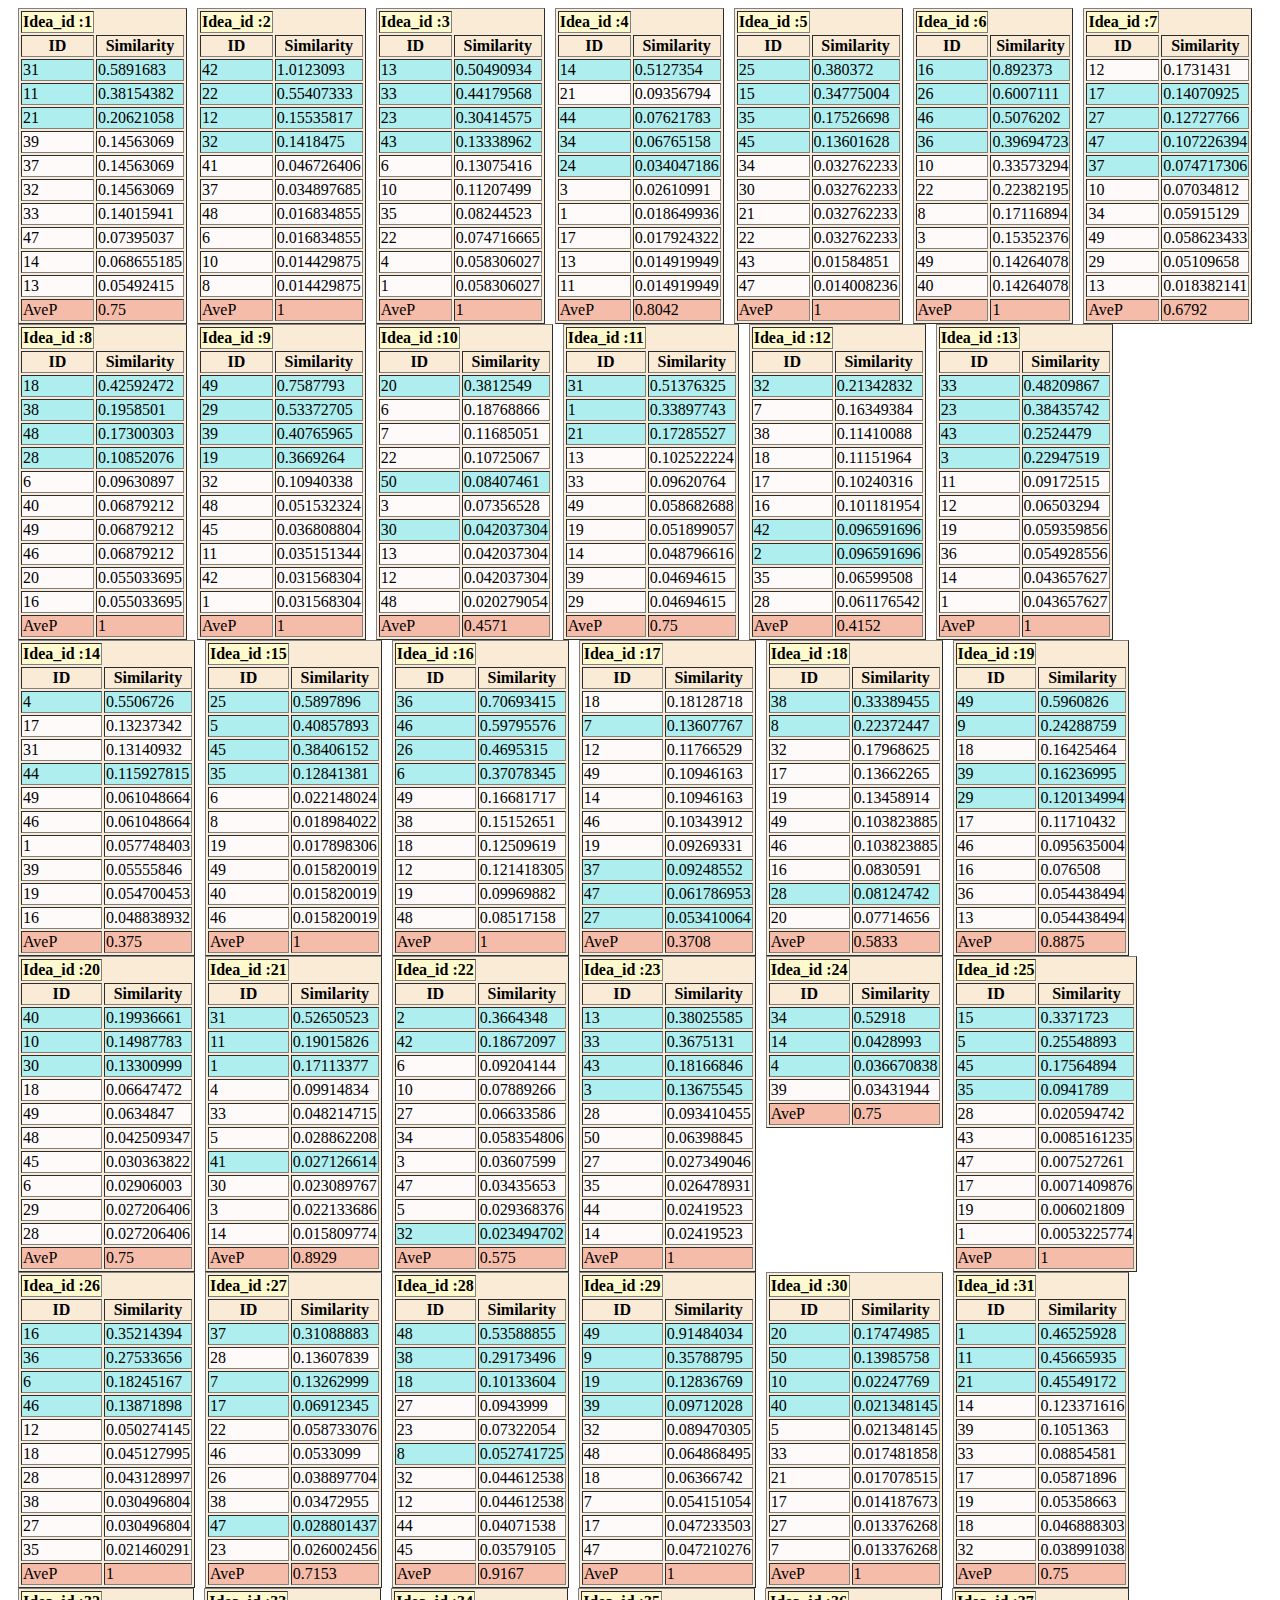
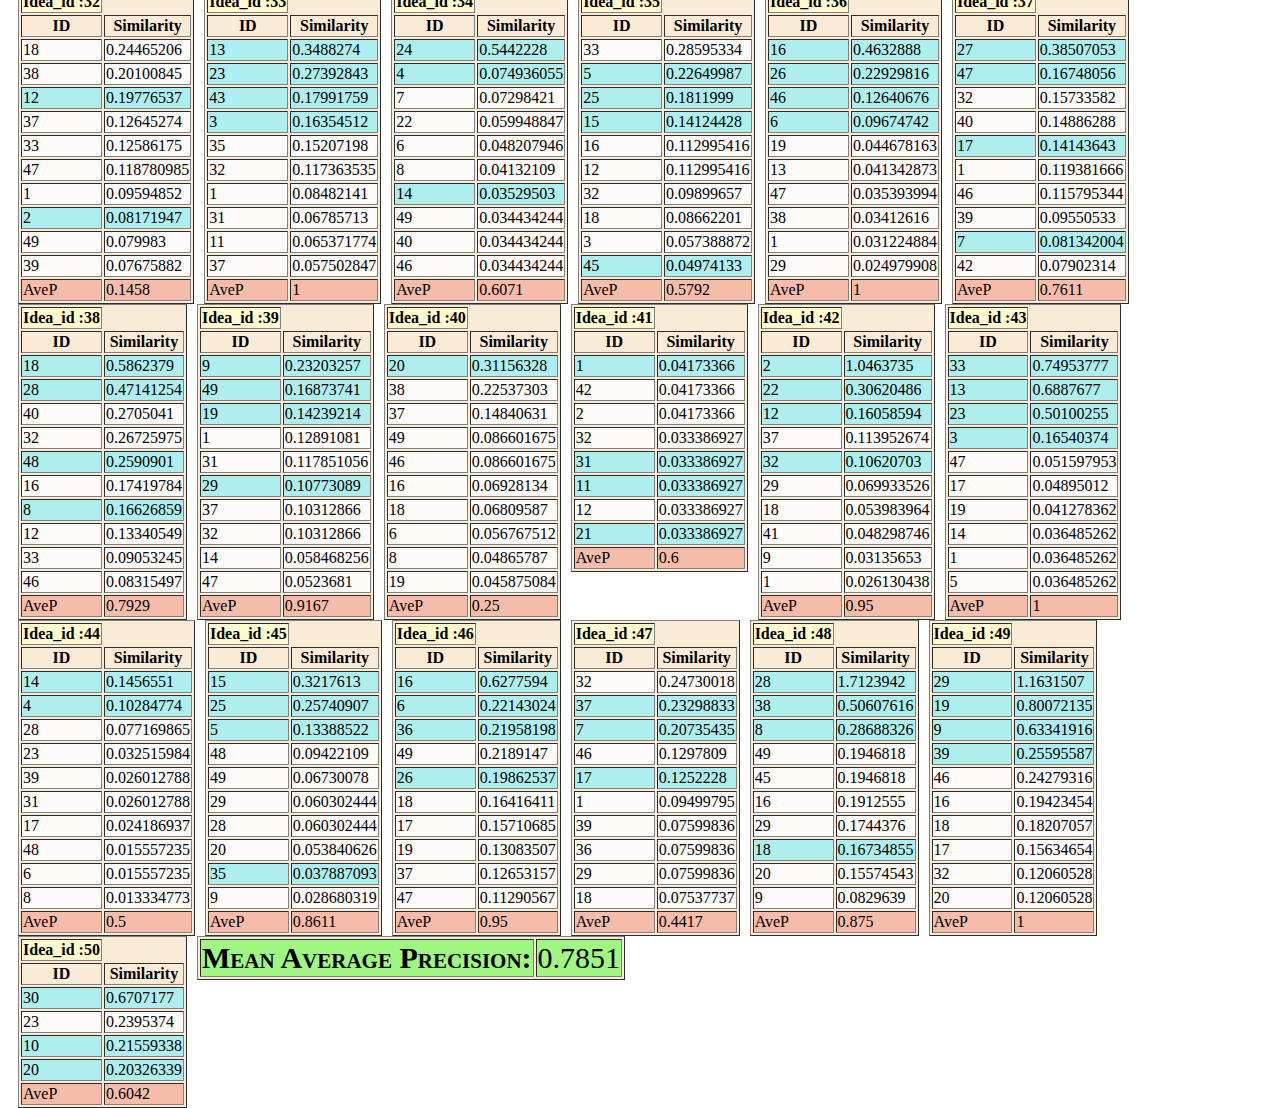
<file: evaluation-similarity-check/test_results_Lucene.htm>
<!-- Style sheet for the table to control placement -->
<html><head>
<meta http-equiv="content-type" content="text/html; charset=windows-1252"><style type="text/css">
  table {
    float:left;
    background:#FAEBD7;
    margin-left:10px;
  }
</style>

</head><body><table border="1"><tbody><tr style="background-color:LemonChiffon;"><th>Idea_id :1</th></tr><tr><th>ID</th><th>Similarity</th></tr><tr style="background-color:PaleTurquoise;"><td>31</td><td>0.5891683</td></tr><tr style="background-color:PaleTurquoise;"><td>11</td><td>0.38154382</td></tr><tr style="background-color:PaleTurquoise;"><td>21</td><td>0.20621058</td></tr><tr style="background-color:snow;"><td>39</td><td>0.14563069</td></tr><tr style="background-color:snow;"><td>37</td><td>0.14563069</td></tr><tr style="background-color:snow;"><td>32</td><td>0.14563069</td></tr><tr style="background-color:snow;"><td>33</td><td>0.14015941</td></tr><tr style="background-color:snow;"><td>47</td><td>0.07395037</td></tr><tr style="background-color:snow;"><td>14</td><td>0.068655185</td></tr><tr style="background-color:snow;"><td>13</td><td>0.05492415</td></tr><tr style="background-color:#F5BCA9;"><td>AveP</td><td>0.75</td></tr></tbody></table><table border="1"><tbody><tr style="background-color:LemonChiffon;"><th>Idea_id :2</th></tr><tr><th>ID</th><th>Similarity</th></tr><tr style="background-color:PaleTurquoise;"><td>42</td><td>1.0123093</td></tr><tr style="background-color:PaleTurquoise;"><td>22</td><td>0.55407333</td></tr><tr style="background-color:PaleTurquoise;"><td>12</td><td>0.15535817</td></tr><tr style="background-color:PaleTurquoise;"><td>32</td><td>0.1418475</td></tr><tr style="background-color:snow;"><td>41</td><td>0.046726406</td></tr><tr style="background-color:snow;"><td>37</td><td>0.034897685</td></tr><tr style="background-color:snow;"><td>48</td><td>0.016834855</td></tr><tr style="background-color:snow;"><td>6</td><td>0.016834855</td></tr><tr style="background-color:snow;"><td>10</td><td>0.014429875</td></tr><tr style="background-color:snow;"><td>8</td><td>0.014429875</td></tr><tr style="background-color:#F5BCA9;"><td>AveP</td><td>1</td></tr></tbody></table><table border="1"><tbody><tr style="background-color:LemonChiffon;"><th>Idea_id :3</th></tr><tr><th>ID</th><th>Similarity</th></tr><tr style="background-color:PaleTurquoise;"><td>13</td><td>0.50490934</td></tr><tr style="background-color:PaleTurquoise;"><td>33</td><td>0.44179568</td></tr><tr style="background-color:PaleTurquoise;"><td>23</td><td>0.30414575</td></tr><tr style="background-color:PaleTurquoise;"><td>43</td><td>0.13338962</td></tr><tr style="background-color:snow;"><td>6</td><td>0.13075416</td></tr><tr style="background-color:snow;"><td>10</td><td>0.11207499</td></tr><tr style="background-color:snow;"><td>35</td><td>0.08244523</td></tr><tr style="background-color:snow;"><td>22</td><td>0.074716665</td></tr><tr style="background-color:snow;"><td>4</td><td>0.058306027</td></tr><tr style="background-color:snow;"><td>1</td><td>0.058306027</td></tr><tr style="background-color:#F5BCA9;"><td>AveP</td><td>1</td></tr></tbody></table><table border="1"><tbody><tr style="background-color:LemonChiffon;"><th>Idea_id :4</th></tr><tr><th>ID</th><th>Similarity</th></tr><tr style="background-color:PaleTurquoise;"><td>14</td><td>0.5127354</td></tr><tr style="background-color:snow;"><td>21</td><td>0.09356794</td></tr><tr style="background-color:PaleTurquoise;"><td>44</td><td>0.07621783</td></tr><tr style="background-color:PaleTurquoise;"><td>34</td><td>0.06765158</td></tr><tr style="background-color:PaleTurquoise;"><td>24</td><td>0.034047186</td></tr><tr style="background-color:snow;"><td>3</td><td>0.02610991</td></tr><tr style="background-color:snow;"><td>1</td><td>0.018649936</td></tr><tr style="background-color:snow;"><td>17</td><td>0.017924322</td></tr><tr style="background-color:snow;"><td>13</td><td>0.014919949</td></tr><tr style="background-color:snow;"><td>11</td><td>0.014919949</td></tr><tr style="background-color:#F5BCA9;"><td>AveP</td><td>0.8042</td></tr></tbody></table><table border="1"><tbody><tr style="background-color:LemonChiffon;"><th>Idea_id :5</th></tr><tr><th>ID</th><th>Similarity</th></tr><tr style="background-color:PaleTurquoise;"><td>25</td><td>0.380372</td></tr><tr style="background-color:PaleTurquoise;"><td>15</td><td>0.34775004</td></tr><tr style="background-color:PaleTurquoise;"><td>35</td><td>0.17526698</td></tr><tr style="background-color:PaleTurquoise;"><td>45</td><td>0.13601628</td></tr><tr style="background-color:snow;"><td>34</td><td>0.032762233</td></tr><tr style="background-color:snow;"><td>30</td><td>0.032762233</td></tr><tr style="background-color:snow;"><td>21</td><td>0.032762233</td></tr><tr style="background-color:snow;"><td>22</td><td>0.032762233</td></tr><tr style="background-color:snow;"><td>43</td><td>0.01584851</td></tr><tr style="background-color:snow;"><td>47</td><td>0.014008236</td></tr><tr style="background-color:#F5BCA9;"><td>AveP</td><td>1</td></tr></tbody></table><table border="1"><tbody><tr style="background-color:LemonChiffon;"><th>Idea_id :6</th></tr><tr><th>ID</th><th>Similarity</th></tr><tr style="background-color:PaleTurquoise;"><td>16</td><td>0.892373</td></tr><tr style="background-color:PaleTurquoise;"><td>26</td><td>0.6007111</td></tr><tr style="background-color:PaleTurquoise;"><td>46</td><td>0.5076202</td></tr><tr style="background-color:PaleTurquoise;"><td>36</td><td>0.39694723</td></tr><tr style="background-color:snow;"><td>10</td><td>0.33573294</td></tr><tr style="background-color:snow;"><td>22</td><td>0.22382195</td></tr><tr style="background-color:snow;"><td>8</td><td>0.17116894</td></tr><tr style="background-color:snow;"><td>3</td><td>0.15352376</td></tr><tr style="background-color:snow;"><td>49</td><td>0.14264078</td></tr><tr style="background-color:snow;"><td>40</td><td>0.14264078</td></tr><tr style="background-color:#F5BCA9;"><td>AveP</td><td>1</td></tr></tbody></table><table border="1"><tbody><tr style="background-color:LemonChiffon;"><th>Idea_id :7</th></tr><tr><th>ID</th><th>Similarity</th></tr><tr style="background-color:snow;"><td>12</td><td>0.1731431</td></tr><tr style="background-color:PaleTurquoise;"><td>17</td><td>0.14070925</td></tr><tr style="background-color:PaleTurquoise;"><td>27</td><td>0.12727766</td></tr><tr style="background-color:PaleTurquoise;"><td>47</td><td>0.107226394</td></tr><tr style="background-color:PaleTurquoise;"><td>37</td><td>0.074717306</td></tr><tr style="background-color:snow;"><td>10</td><td>0.07034812</td></tr><tr style="background-color:snow;"><td>34</td><td>0.05915129</td></tr><tr style="background-color:snow;"><td>49</td><td>0.058623433</td></tr><tr style="background-color:snow;"><td>29</td><td>0.05109658</td></tr><tr style="background-color:snow;"><td>13</td><td>0.018382141</td></tr><tr style="background-color:#F5BCA9;"><td>AveP</td><td>0.6792</td></tr></tbody></table><table border="1"><tbody><tr style="background-color:LemonChiffon;"><th>Idea_id :8</th></tr><tr><th>ID</th><th>Similarity</th></tr><tr style="background-color:PaleTurquoise;"><td>18</td><td>0.42592472</td></tr><tr style="background-color:PaleTurquoise;"><td>38</td><td>0.1958501</td></tr><tr style="background-color:PaleTurquoise;"><td>48</td><td>0.17300303</td></tr><tr style="background-color:PaleTurquoise;"><td>28</td><td>0.10852076</td></tr><tr style="background-color:snow;"><td>6</td><td>0.09630897</td></tr><tr style="background-color:snow;"><td>40</td><td>0.06879212</td></tr><tr style="background-color:snow;"><td>49</td><td>0.06879212</td></tr><tr style="background-color:snow;"><td>46</td><td>0.06879212</td></tr><tr style="background-color:snow;"><td>20</td><td>0.055033695</td></tr><tr style="background-color:snow;"><td>16</td><td>0.055033695</td></tr><tr style="background-color:#F5BCA9;"><td>AveP</td><td>1</td></tr></tbody></table><table border="1"><tbody><tr style="background-color:LemonChiffon;"><th>Idea_id :9</th></tr><tr><th>ID</th><th>Similarity</th></tr><tr style="background-color:PaleTurquoise;"><td>49</td><td>0.7587793</td></tr><tr style="background-color:PaleTurquoise;"><td>29</td><td>0.53372705</td></tr><tr style="background-color:PaleTurquoise;"><td>39</td><td>0.40765965</td></tr><tr style="background-color:PaleTurquoise;"><td>19</td><td>0.3669264</td></tr><tr style="background-color:snow;"><td>32</td><td>0.10940338</td></tr><tr style="background-color:snow;"><td>48</td><td>0.051532324</td></tr><tr style="background-color:snow;"><td>45</td><td>0.036808804</td></tr><tr style="background-color:snow;"><td>11</td><td>0.035151344</td></tr><tr style="background-color:snow;"><td>42</td><td>0.031568304</td></tr><tr style="background-color:snow;"><td>1</td><td>0.031568304</td></tr><tr style="background-color:#F5BCA9;"><td>AveP</td><td>1</td></tr></tbody></table><table border="1"><tbody><tr style="background-color:LemonChiffon;"><th>Idea_id :10</th></tr><tr><th>ID</th><th>Similarity</th></tr><tr style="background-color:PaleTurquoise;"><td>20</td><td>0.3812549</td></tr><tr style="background-color:snow;"><td>6</td><td>0.18768866</td></tr><tr style="background-color:snow;"><td>7</td><td>0.11685051</td></tr><tr style="background-color:snow;"><td>22</td><td>0.10725067</td></tr><tr style="background-color:PaleTurquoise;"><td>50</td><td>0.08407461</td></tr><tr style="background-color:snow;"><td>3</td><td>0.07356528</td></tr><tr style="background-color:PaleTurquoise;"><td>30</td><td>0.042037304</td></tr><tr style="background-color:snow;"><td>13</td><td>0.042037304</td></tr><tr style="background-color:snow;"><td>12</td><td>0.042037304</td></tr><tr style="background-color:snow;"><td>48</td><td>0.020279054</td></tr><tr style="background-color:#F5BCA9;"><td>AveP</td><td>0.4571</td></tr></tbody></table><table border="1"><tbody><tr style="background-color:LemonChiffon;"><th>Idea_id :11</th></tr><tr><th>ID</th><th>Similarity</th></tr><tr style="background-color:PaleTurquoise;"><td>31</td><td>0.51376325</td></tr><tr style="background-color:PaleTurquoise;"><td>1</td><td>0.33897743</td></tr><tr style="background-color:PaleTurquoise;"><td>21</td><td>0.17285527</td></tr><tr style="background-color:snow;"><td>13</td><td>0.102522224</td></tr><tr style="background-color:snow;"><td>33</td><td>0.09620764</td></tr><tr style="background-color:snow;"><td>49</td><td>0.058682688</td></tr><tr style="background-color:snow;"><td>19</td><td>0.051899057</td></tr><tr style="background-color:snow;"><td>14</td><td>0.048796616</td></tr><tr style="background-color:snow;"><td>39</td><td>0.04694615</td></tr><tr style="background-color:snow;"><td>29</td><td>0.04694615</td></tr><tr style="background-color:#F5BCA9;"><td>AveP</td><td>0.75</td></tr></tbody></table><table border="1"><tbody><tr style="background-color:LemonChiffon;"><th>Idea_id :12</th></tr><tr><th>ID</th><th>Similarity</th></tr><tr style="background-color:PaleTurquoise;"><td>32</td><td>0.21342832</td></tr><tr style="background-color:snow;"><td>7</td><td>0.16349384</td></tr><tr style="background-color:snow;"><td>38</td><td>0.11410088</td></tr><tr style="background-color:snow;"><td>18</td><td>0.11151964</td></tr><tr style="background-color:snow;"><td>17</td><td>0.10240316</td></tr><tr style="background-color:snow;"><td>16</td><td>0.101181954</td></tr><tr style="background-color:PaleTurquoise;"><td>42</td><td>0.096591696</td></tr><tr style="background-color:PaleTurquoise;"><td>2</td><td>0.096591696</td></tr><tr style="background-color:snow;"><td>35</td><td>0.06599508</td></tr><tr style="background-color:snow;"><td>28</td><td>0.061176542</td></tr><tr style="background-color:#F5BCA9;"><td>AveP</td><td>0.4152</td></tr></tbody></table><table border="1"><tbody><tr style="background-color:LemonChiffon;"><th>Idea_id :13</th></tr><tr><th>ID</th><th>Similarity</th></tr><tr style="background-color:PaleTurquoise;"><td>33</td><td>0.48209867</td></tr><tr style="background-color:PaleTurquoise;"><td>23</td><td>0.38435742</td></tr><tr style="background-color:PaleTurquoise;"><td>43</td><td>0.2524479</td></tr><tr style="background-color:PaleTurquoise;"><td>3</td><td>0.22947519</td></tr><tr style="background-color:snow;"><td>11</td><td>0.09172515</td></tr><tr style="background-color:snow;"><td>12</td><td>0.06503294</td></tr><tr style="background-color:snow;"><td>19</td><td>0.059359856</td></tr><tr style="background-color:snow;"><td>36</td><td>0.054928556</td></tr><tr style="background-color:snow;"><td>14</td><td>0.043657627</td></tr><tr style="background-color:snow;"><td>1</td><td>0.043657627</td></tr><tr style="background-color:#F5BCA9;"><td>AveP</td><td>1</td></tr></tbody></table><table border="1"><tbody><tr style="background-color:LemonChiffon;"><th>Idea_id :14</th></tr><tr><th>ID</th><th>Similarity</th></tr><tr style="background-color:PaleTurquoise;"><td>4</td><td>0.5506726</td></tr><tr style="background-color:snow;"><td>17</td><td>0.13237342</td></tr><tr style="background-color:snow;"><td>31</td><td>0.13140932</td></tr><tr style="background-color:PaleTurquoise;"><td>44</td><td>0.115927815</td></tr><tr style="background-color:snow;"><td>49</td><td>0.061048664</td></tr><tr style="background-color:snow;"><td>46</td><td>0.061048664</td></tr><tr style="background-color:snow;"><td>1</td><td>0.057748403</td></tr><tr style="background-color:snow;"><td>39</td><td>0.05555846</td></tr><tr style="background-color:snow;"><td>19</td><td>0.054700453</td></tr><tr style="background-color:snow;"><td>16</td><td>0.048838932</td></tr><tr style="background-color:#F5BCA9;"><td>AveP</td><td>0.375</td></tr></tbody></table><table border="1"><tbody><tr style="background-color:LemonChiffon;"><th>Idea_id :15</th></tr><tr><th>ID</th><th>Similarity</th></tr><tr style="background-color:PaleTurquoise;"><td>25</td><td>0.5897896</td></tr><tr style="background-color:PaleTurquoise;"><td>5</td><td>0.40857893</td></tr><tr style="background-color:PaleTurquoise;"><td>45</td><td>0.38406152</td></tr><tr style="background-color:PaleTurquoise;"><td>35</td><td>0.12841381</td></tr><tr style="background-color:snow;"><td>6</td><td>0.022148024</td></tr><tr style="background-color:snow;"><td>8</td><td>0.018984022</td></tr><tr style="background-color:snow;"><td>19</td><td>0.017898306</td></tr><tr style="background-color:snow;"><td>49</td><td>0.015820019</td></tr><tr style="background-color:snow;"><td>40</td><td>0.015820019</td></tr><tr style="background-color:snow;"><td>46</td><td>0.015820019</td></tr><tr style="background-color:#F5BCA9;"><td>AveP</td><td>1</td></tr></tbody></table><table border="1"><tbody><tr style="background-color:LemonChiffon;"><th>Idea_id :16</th></tr><tr><th>ID</th><th>Similarity</th></tr><tr style="background-color:PaleTurquoise;"><td>36</td><td>0.70693415</td></tr><tr style="background-color:PaleTurquoise;"><td>46</td><td>0.59795576</td></tr><tr style="background-color:PaleTurquoise;"><td>26</td><td>0.4695315</td></tr><tr style="background-color:PaleTurquoise;"><td>6</td><td>0.37078345</td></tr><tr style="background-color:snow;"><td>49</td><td>0.16681717</td></tr><tr style="background-color:snow;"><td>38</td><td>0.15152651</td></tr><tr style="background-color:snow;"><td>18</td><td>0.12509619</td></tr><tr style="background-color:snow;"><td>12</td><td>0.121418305</td></tr><tr style="background-color:snow;"><td>19</td><td>0.09969882</td></tr><tr style="background-color:snow;"><td>48</td><td>0.08517158</td></tr><tr style="background-color:#F5BCA9;"><td>AveP</td><td>1</td></tr></tbody></table><table border="1"><tbody><tr style="background-color:LemonChiffon;"><th>Idea_id :17</th></tr><tr><th>ID</th><th>Similarity</th></tr><tr style="background-color:snow;"><td>18</td><td>0.18128718</td></tr><tr style="background-color:PaleTurquoise;"><td>7</td><td>0.13607767</td></tr><tr style="background-color:snow;"><td>12</td><td>0.11766529</td></tr><tr style="background-color:snow;"><td>49</td><td>0.10946163</td></tr><tr style="background-color:snow;"><td>14</td><td>0.10946163</td></tr><tr style="background-color:snow;"><td>46</td><td>0.10343912</td></tr><tr style="background-color:snow;"><td>19</td><td>0.09269331</td></tr><tr style="background-color:PaleTurquoise;"><td>37</td><td>0.09248552</td></tr><tr style="background-color:PaleTurquoise;"><td>47</td><td>0.061786953</td></tr><tr style="background-color:PaleTurquoise;"><td>27</td><td>0.053410064</td></tr><tr style="background-color:#F5BCA9;"><td>AveP</td><td>0.3708</td></tr></tbody></table><table border="1"><tbody><tr style="background-color:LemonChiffon;"><th>Idea_id :18</th></tr><tr><th>ID</th><th>Similarity</th></tr><tr style="background-color:PaleTurquoise;"><td>38</td><td>0.33389455</td></tr><tr style="background-color:PaleTurquoise;"><td>8</td><td>0.22372447</td></tr><tr style="background-color:snow;"><td>32</td><td>0.17968625</td></tr><tr style="background-color:snow;"><td>17</td><td>0.13662265</td></tr><tr style="background-color:snow;"><td>19</td><td>0.13458914</td></tr><tr style="background-color:snow;"><td>49</td><td>0.103823885</td></tr><tr style="background-color:snow;"><td>46</td><td>0.103823885</td></tr><tr style="background-color:snow;"><td>16</td><td>0.0830591</td></tr><tr style="background-color:PaleTurquoise;"><td>28</td><td>0.08124742</td></tr><tr style="background-color:snow;"><td>20</td><td>0.07714656</td></tr><tr style="background-color:#F5BCA9;"><td>AveP</td><td>0.5833</td></tr></tbody></table><table border="1"><tbody><tr style="background-color:LemonChiffon;"><th>Idea_id :19</th></tr><tr><th>ID</th><th>Similarity</th></tr><tr style="background-color:PaleTurquoise;"><td>49</td><td>0.5960826</td></tr><tr style="background-color:PaleTurquoise;"><td>9</td><td>0.24288759</td></tr><tr style="background-color:snow;"><td>18</td><td>0.16425464</td></tr><tr style="background-color:PaleTurquoise;"><td>39</td><td>0.16236995</td></tr><tr style="background-color:PaleTurquoise;"><td>29</td><td>0.120134994</td></tr><tr style="background-color:snow;"><td>17</td><td>0.11710432</td></tr><tr style="background-color:snow;"><td>46</td><td>0.095635004</td></tr><tr style="background-color:snow;"><td>16</td><td>0.076508</td></tr><tr style="background-color:snow;"><td>36</td><td>0.054438494</td></tr><tr style="background-color:snow;"><td>13</td><td>0.054438494</td></tr><tr style="background-color:#F5BCA9;"><td>AveP</td><td>0.8875</td></tr></tbody></table><table border="1"><tbody><tr style="background-color:LemonChiffon;"><th>Idea_id :20</th></tr><tr><th>ID</th><th>Similarity</th></tr><tr style="background-color:PaleTurquoise;"><td>40</td><td>0.19936661</td></tr><tr style="background-color:PaleTurquoise;"><td>10</td><td>0.14987783</td></tr><tr style="background-color:PaleTurquoise;"><td>30</td><td>0.13300999</td></tr><tr style="background-color:snow;"><td>18</td><td>0.06647472</td></tr><tr style="background-color:snow;"><td>49</td><td>0.0634847</td></tr><tr style="background-color:snow;"><td>48</td><td>0.042509347</td></tr><tr style="background-color:snow;"><td>45</td><td>0.030363822</td></tr><tr style="background-color:snow;"><td>6</td><td>0.02906003</td></tr><tr style="background-color:snow;"><td>29</td><td>0.027206406</td></tr><tr style="background-color:snow;"><td>28</td><td>0.027206406</td></tr><tr style="background-color:#F5BCA9;"><td>AveP</td><td>0.75</td></tr></tbody></table><table border="1"><tbody><tr style="background-color:LemonChiffon;"><th>Idea_id :21</th></tr><tr><th>ID</th><th>Similarity</th></tr><tr style="background-color:PaleTurquoise;"><td>31</td><td>0.52650523</td></tr><tr style="background-color:PaleTurquoise;"><td>11</td><td>0.19015826</td></tr><tr style="background-color:PaleTurquoise;"><td>1</td><td>0.17113377</td></tr><tr style="background-color:snow;"><td>4</td><td>0.09914834</td></tr><tr style="background-color:snow;"><td>33</td><td>0.048214715</td></tr><tr style="background-color:snow;"><td>5</td><td>0.028862208</td></tr><tr style="background-color:PaleTurquoise;"><td>41</td><td>0.027126614</td></tr><tr style="background-color:snow;"><td>30</td><td>0.023089767</td></tr><tr style="background-color:snow;"><td>3</td><td>0.022133686</td></tr><tr style="background-color:snow;"><td>14</td><td>0.015809774</td></tr><tr style="background-color:#F5BCA9;"><td>AveP</td><td>0.8929</td></tr></tbody></table><table border="1"><tbody><tr style="background-color:LemonChiffon;"><th>Idea_id :22</th></tr><tr><th>ID</th><th>Similarity</th></tr><tr style="background-color:PaleTurquoise;"><td>2</td><td>0.3664348</td></tr><tr style="background-color:PaleTurquoise;"><td>42</td><td>0.18672097</td></tr><tr style="background-color:snow;"><td>6</td><td>0.09204144</td></tr><tr style="background-color:snow;"><td>10</td><td>0.07889266</td></tr><tr style="background-color:snow;"><td>27</td><td>0.06633586</td></tr><tr style="background-color:snow;"><td>34</td><td>0.058354806</td></tr><tr style="background-color:snow;"><td>3</td><td>0.03607599</td></tr><tr style="background-color:snow;"><td>47</td><td>0.03435653</td></tr><tr style="background-color:snow;"><td>5</td><td>0.029368376</td></tr><tr style="background-color:PaleTurquoise;"><td>32</td><td>0.023494702</td></tr><tr style="background-color:#F5BCA9;"><td>AveP</td><td>0.575</td></tr></tbody></table><table border="1"><tbody><tr style="background-color:LemonChiffon;"><th>Idea_id :23</th></tr><tr><th>ID</th><th>Similarity</th></tr><tr style="background-color:PaleTurquoise;"><td>13</td><td>0.38025585</td></tr><tr style="background-color:PaleTurquoise;"><td>33</td><td>0.3675131</td></tr><tr style="background-color:PaleTurquoise;"><td>43</td><td>0.18166846</td></tr><tr style="background-color:PaleTurquoise;"><td>3</td><td>0.13675545</td></tr><tr style="background-color:snow;"><td>28</td><td>0.093410455</td></tr><tr style="background-color:snow;"><td>50</td><td>0.06398845</td></tr><tr style="background-color:snow;"><td>27</td><td>0.027349046</td></tr><tr style="background-color:snow;"><td>35</td><td>0.026478931</td></tr><tr style="background-color:snow;"><td>44</td><td>0.02419523</td></tr><tr style="background-color:snow;"><td>14</td><td>0.02419523</td></tr><tr style="background-color:#F5BCA9;"><td>AveP</td><td>1</td></tr></tbody></table><table border="1"><tbody><tr style="background-color:LemonChiffon;"><th>Idea_id :24</th></tr><tr><th>ID</th><th>Similarity</th></tr><tr style="background-color:PaleTurquoise;"><td>34</td><td>0.52918</td></tr><tr style="background-color:PaleTurquoise;"><td>14</td><td>0.0428993</td></tr><tr style="background-color:PaleTurquoise;"><td>4</td><td>0.036670838</td></tr><tr style="background-color:snow;"><td>39</td><td>0.03431944</td></tr><tr style="background-color:#F5BCA9;"><td>AveP</td><td>0.75</td></tr></tbody></table><table border="1"><tbody><tr style="background-color:LemonChiffon;"><th>Idea_id :25</th></tr><tr><th>ID</th><th>Similarity</th></tr><tr style="background-color:PaleTurquoise;"><td>15</td><td>0.3371723</td></tr><tr style="background-color:PaleTurquoise;"><td>5</td><td>0.25548893</td></tr><tr style="background-color:PaleTurquoise;"><td>45</td><td>0.17564894</td></tr><tr style="background-color:PaleTurquoise;"><td>35</td><td>0.0941789</td></tr><tr style="background-color:snow;"><td>28</td><td>0.020594742</td></tr><tr style="background-color:snow;"><td>43</td><td>0.0085161235</td></tr><tr style="background-color:snow;"><td>47</td><td>0.007527261</td></tr><tr style="background-color:snow;"><td>17</td><td>0.0071409876</td></tr><tr style="background-color:snow;"><td>19</td><td>0.006021809</td></tr><tr style="background-color:snow;"><td>1</td><td>0.0053225774</td></tr><tr style="background-color:#F5BCA9;"><td>AveP</td><td>1</td></tr></tbody></table><table border="1"><tbody><tr style="background-color:LemonChiffon;"><th>Idea_id :26</th></tr><tr><th>ID</th><th>Similarity</th></tr><tr style="background-color:PaleTurquoise;"><td>16</td><td>0.35214394</td></tr><tr style="background-color:PaleTurquoise;"><td>36</td><td>0.27533656</td></tr><tr style="background-color:PaleTurquoise;"><td>6</td><td>0.18245167</td></tr><tr style="background-color:PaleTurquoise;"><td>46</td><td>0.13871898</td></tr><tr style="background-color:snow;"><td>12</td><td>0.050274145</td></tr><tr style="background-color:snow;"><td>18</td><td>0.045127995</td></tr><tr style="background-color:snow;"><td>28</td><td>0.043128997</td></tr><tr style="background-color:snow;"><td>38</td><td>0.030496804</td></tr><tr style="background-color:snow;"><td>27</td><td>0.030496804</td></tr><tr style="background-color:snow;"><td>35</td><td>0.021460291</td></tr><tr style="background-color:#F5BCA9;"><td>AveP</td><td>1</td></tr></tbody></table><table border="1"><tbody><tr style="background-color:LemonChiffon;"><th>Idea_id :27</th></tr><tr><th>ID</th><th>Similarity</th></tr><tr style="background-color:PaleTurquoise;"><td>37</td><td>0.31088883</td></tr><tr style="background-color:snow;"><td>28</td><td>0.13607839</td></tr><tr style="background-color:PaleTurquoise;"><td>7</td><td>0.13262999</td></tr><tr style="background-color:PaleTurquoise;"><td>17</td><td>0.06912345</td></tr><tr style="background-color:snow;"><td>22</td><td>0.058733076</td></tr><tr style="background-color:snow;"><td>46</td><td>0.0533099</td></tr><tr style="background-color:snow;"><td>26</td><td>0.038897704</td></tr><tr style="background-color:snow;"><td>38</td><td>0.03472955</td></tr><tr style="background-color:PaleTurquoise;"><td>47</td><td>0.028801437</td></tr><tr style="background-color:snow;"><td>23</td><td>0.026002456</td></tr><tr style="background-color:#F5BCA9;"><td>AveP</td><td>0.7153</td></tr></tbody></table><table border="1"><tbody><tr style="background-color:LemonChiffon;"><th>Idea_id :28</th></tr><tr><th>ID</th><th>Similarity</th></tr><tr style="background-color:PaleTurquoise;"><td>48</td><td>0.53588855</td></tr><tr style="background-color:PaleTurquoise;"><td>38</td><td>0.29173496</td></tr><tr style="background-color:PaleTurquoise;"><td>18</td><td>0.10133604</td></tr><tr style="background-color:snow;"><td>27</td><td>0.0943999</td></tr><tr style="background-color:snow;"><td>23</td><td>0.07322054</td></tr><tr style="background-color:PaleTurquoise;"><td>8</td><td>0.052741725</td></tr><tr style="background-color:snow;"><td>32</td><td>0.044612538</td></tr><tr style="background-color:snow;"><td>12</td><td>0.044612538</td></tr><tr style="background-color:snow;"><td>44</td><td>0.04071538</td></tr><tr style="background-color:snow;"><td>45</td><td>0.03579105</td></tr><tr style="background-color:#F5BCA9;"><td>AveP</td><td>0.9167</td></tr></tbody></table><table border="1"><tbody><tr style="background-color:LemonChiffon;"><th>Idea_id :29</th></tr><tr><th>ID</th><th>Similarity</th></tr><tr style="background-color:PaleTurquoise;"><td>49</td><td>0.91484034</td></tr><tr style="background-color:PaleTurquoise;"><td>9</td><td>0.35788795</td></tr><tr style="background-color:PaleTurquoise;"><td>19</td><td>0.12836769</td></tr><tr style="background-color:PaleTurquoise;"><td>39</td><td>0.09712028</td></tr><tr style="background-color:snow;"><td>32</td><td>0.089470305</td></tr><tr style="background-color:snow;"><td>48</td><td>0.064868495</td></tr><tr style="background-color:snow;"><td>18</td><td>0.06366742</td></tr><tr style="background-color:snow;"><td>7</td><td>0.054151054</td></tr><tr style="background-color:snow;"><td>17</td><td>0.047233503</td></tr><tr style="background-color:snow;"><td>47</td><td>0.047210276</td></tr><tr style="background-color:#F5BCA9;"><td>AveP</td><td>1</td></tr></tbody></table><table border="1"><tbody><tr style="background-color:LemonChiffon;"><th>Idea_id :30</th></tr><tr><th>ID</th><th>Similarity</th></tr><tr style="background-color:PaleTurquoise;"><td>20</td><td>0.17474985</td></tr><tr style="background-color:PaleTurquoise;"><td>50</td><td>0.13985758</td></tr><tr style="background-color:PaleTurquoise;"><td>10</td><td>0.02247769</td></tr><tr style="background-color:PaleTurquoise;"><td>40</td><td>0.021348145</td></tr><tr style="background-color:snow;"><td>5</td><td>0.021348145</td></tr><tr style="background-color:snow;"><td>33</td><td>0.017481858</td></tr><tr style="background-color:snow;"><td>21</td><td>0.017078515</td></tr><tr style="background-color:snow;"><td>17</td><td>0.014187673</td></tr><tr style="background-color:snow;"><td>27</td><td>0.013376268</td></tr><tr style="background-color:snow;"><td>7</td><td>0.013376268</td></tr><tr style="background-color:#F5BCA9;"><td>AveP</td><td>1</td></tr></tbody></table><table border="1"><tbody><tr style="background-color:LemonChiffon;"><th>Idea_id :31</th></tr><tr><th>ID</th><th>Similarity</th></tr><tr style="background-color:PaleTurquoise;"><td>1</td><td>0.46525928</td></tr><tr style="background-color:PaleTurquoise;"><td>11</td><td>0.45665935</td></tr><tr style="background-color:PaleTurquoise;"><td>21</td><td>0.45549172</td></tr><tr style="background-color:snow;"><td>14</td><td>0.123371616</td></tr><tr style="background-color:snow;"><td>39</td><td>0.1051363</td></tr><tr style="background-color:snow;"><td>33</td><td>0.08854581</td></tr><tr style="background-color:snow;"><td>17</td><td>0.05871896</td></tr><tr style="background-color:snow;"><td>19</td><td>0.05358663</td></tr><tr style="background-color:snow;"><td>18</td><td>0.046888303</td></tr><tr style="background-color:snow;"><td>32</td><td>0.038991038</td></tr><tr style="background-color:#F5BCA9;"><td>AveP</td><td>0.75</td></tr></tbody></table><table border="1"><tbody><tr style="background-color:LemonChiffon;"><th>Idea_id :32</th></tr><tr><th>ID</th><th>Similarity</th></tr><tr style="background-color:snow;"><td>18</td><td>0.24465206</td></tr><tr style="background-color:snow;"><td>38</td><td>0.20100845</td></tr><tr style="background-color:PaleTurquoise;"><td>12</td><td>0.19776537</td></tr><tr style="background-color:snow;"><td>37</td><td>0.12645274</td></tr><tr style="background-color:snow;"><td>33</td><td>0.12586175</td></tr><tr style="background-color:snow;"><td>47</td><td>0.118780985</td></tr><tr style="background-color:snow;"><td>1</td><td>0.09594852</td></tr><tr style="background-color:PaleTurquoise;"><td>2</td><td>0.08171947</td></tr><tr style="background-color:snow;"><td>49</td><td>0.079983</td></tr><tr style="background-color:snow;"><td>39</td><td>0.07675882</td></tr><tr style="background-color:#F5BCA9;"><td>AveP</td><td>0.1458</td></tr></tbody></table><table border="1"><tbody><tr style="background-color:LemonChiffon;"><th>Idea_id :33</th></tr><tr><th>ID</th><th>Similarity</th></tr><tr style="background-color:PaleTurquoise;"><td>13</td><td>0.3488274</td></tr><tr style="background-color:PaleTurquoise;"><td>23</td><td>0.27392843</td></tr><tr style="background-color:PaleTurquoise;"><td>43</td><td>0.17991759</td></tr><tr style="background-color:PaleTurquoise;"><td>3</td><td>0.16354512</td></tr><tr style="background-color:snow;"><td>35</td><td>0.15207198</td></tr><tr style="background-color:snow;"><td>32</td><td>0.117363535</td></tr><tr style="background-color:snow;"><td>1</td><td>0.08482141</td></tr><tr style="background-color:snow;"><td>31</td><td>0.06785713</td></tr><tr style="background-color:snow;"><td>11</td><td>0.065371774</td></tr><tr style="background-color:snow;"><td>37</td><td>0.057502847</td></tr><tr style="background-color:#F5BCA9;"><td>AveP</td><td>1</td></tr></tbody></table><table border="1"><tbody><tr style="background-color:LemonChiffon;"><th>Idea_id :34</th></tr><tr><th>ID</th><th>Similarity</th></tr><tr style="background-color:PaleTurquoise;"><td>24</td><td>0.5442228</td></tr><tr style="background-color:PaleTurquoise;"><td>4</td><td>0.074936055</td></tr><tr style="background-color:snow;"><td>7</td><td>0.07298421</td></tr><tr style="background-color:snow;"><td>22</td><td>0.059948847</td></tr><tr style="background-color:snow;"><td>6</td><td>0.048207946</td></tr><tr style="background-color:snow;"><td>8</td><td>0.04132109</td></tr><tr style="background-color:PaleTurquoise;"><td>14</td><td>0.03529503</td></tr><tr style="background-color:snow;"><td>49</td><td>0.034434244</td></tr><tr style="background-color:snow;"><td>40</td><td>0.034434244</td></tr><tr style="background-color:snow;"><td>46</td><td>0.034434244</td></tr><tr style="background-color:#F5BCA9;"><td>AveP</td><td>0.6071</td></tr></tbody></table><table border="1"><tbody><tr style="background-color:LemonChiffon;"><th>Idea_id :35</th></tr><tr><th>ID</th><th>Similarity</th></tr><tr style="background-color:snow;"><td>33</td><td>0.28595334</td></tr><tr style="background-color:PaleTurquoise;"><td>5</td><td>0.22649987</td></tr><tr style="background-color:PaleTurquoise;"><td>25</td><td>0.1811999</td></tr><tr style="background-color:PaleTurquoise;"><td>15</td><td>0.14124428</td></tr><tr style="background-color:snow;"><td>16</td><td>0.112995416</td></tr><tr style="background-color:snow;"><td>12</td><td>0.112995416</td></tr><tr style="background-color:snow;"><td>32</td><td>0.09899657</td></tr><tr style="background-color:snow;"><td>18</td><td>0.08662201</td></tr><tr style="background-color:snow;"><td>3</td><td>0.057388872</td></tr><tr style="background-color:PaleTurquoise;"><td>45</td><td>0.04974133</td></tr><tr style="background-color:#F5BCA9;"><td>AveP</td><td>0.5792</td></tr></tbody></table><table border="1"><tbody><tr style="background-color:LemonChiffon;"><th>Idea_id :36</th></tr><tr><th>ID</th><th>Similarity</th></tr><tr style="background-color:PaleTurquoise;"><td>16</td><td>0.4632888</td></tr><tr style="background-color:PaleTurquoise;"><td>26</td><td>0.22929816</td></tr><tr style="background-color:PaleTurquoise;"><td>46</td><td>0.12640676</td></tr><tr style="background-color:PaleTurquoise;"><td>6</td><td>0.09674742</td></tr><tr style="background-color:snow;"><td>19</td><td>0.044678163</td></tr><tr style="background-color:snow;"><td>13</td><td>0.041342873</td></tr><tr style="background-color:snow;"><td>47</td><td>0.035393994</td></tr><tr style="background-color:snow;"><td>38</td><td>0.03412616</td></tr><tr style="background-color:snow;"><td>1</td><td>0.031224884</td></tr><tr style="background-color:snow;"><td>29</td><td>0.024979908</td></tr><tr style="background-color:#F5BCA9;"><td>AveP</td><td>1</td></tr></tbody></table><table border="1"><tbody><tr style="background-color:LemonChiffon;"><th>Idea_id :37</th></tr><tr><th>ID</th><th>Similarity</th></tr><tr style="background-color:PaleTurquoise;"><td>27</td><td>0.38507053</td></tr><tr style="background-color:PaleTurquoise;"><td>47</td><td>0.16748056</td></tr><tr style="background-color:snow;"><td>32</td><td>0.15733582</td></tr><tr style="background-color:snow;"><td>40</td><td>0.14886288</td></tr><tr style="background-color:PaleTurquoise;"><td>17</td><td>0.14143643</td></tr><tr style="background-color:snow;"><td>1</td><td>0.119381666</td></tr><tr style="background-color:snow;"><td>46</td><td>0.115795344</td></tr><tr style="background-color:snow;"><td>39</td><td>0.09550533</td></tr><tr style="background-color:PaleTurquoise;"><td>7</td><td>0.081342004</td></tr><tr style="background-color:snow;"><td>42</td><td>0.07902314</td></tr><tr style="background-color:#F5BCA9;"><td>AveP</td><td>0.7611</td></tr></tbody></table><table border="1"><tbody><tr style="background-color:LemonChiffon;"><th>Idea_id :38</th></tr><tr><th>ID</th><th>Similarity</th></tr><tr style="background-color:PaleTurquoise;"><td>18</td><td>0.5862379</td></tr><tr style="background-color:PaleTurquoise;"><td>28</td><td>0.47141254</td></tr><tr style="background-color:snow;"><td>40</td><td>0.2705041</td></tr><tr style="background-color:snow;"><td>32</td><td>0.26725975</td></tr><tr style="background-color:PaleTurquoise;"><td>48</td><td>0.2590901</td></tr><tr style="background-color:snow;"><td>16</td><td>0.17419784</td></tr><tr style="background-color:PaleTurquoise;"><td>8</td><td>0.16626859</td></tr><tr style="background-color:snow;"><td>12</td><td>0.13340549</td></tr><tr style="background-color:snow;"><td>33</td><td>0.09053245</td></tr><tr style="background-color:snow;"><td>46</td><td>0.08315497</td></tr><tr style="background-color:#F5BCA9;"><td>AveP</td><td>0.7929</td></tr></tbody></table><table border="1"><tbody><tr style="background-color:LemonChiffon;"><th>Idea_id :39</th></tr><tr><th>ID</th><th>Similarity</th></tr><tr style="background-color:PaleTurquoise;"><td>9</td><td>0.23203257</td></tr><tr style="background-color:PaleTurquoise;"><td>49</td><td>0.16873741</td></tr><tr style="background-color:PaleTurquoise;"><td>19</td><td>0.14239214</td></tr><tr style="background-color:snow;"><td>1</td><td>0.12891081</td></tr><tr style="background-color:snow;"><td>31</td><td>0.117851056</td></tr><tr style="background-color:PaleTurquoise;"><td>29</td><td>0.10773089</td></tr><tr style="background-color:snow;"><td>37</td><td>0.10312866</td></tr><tr style="background-color:snow;"><td>32</td><td>0.10312866</td></tr><tr style="background-color:snow;"><td>14</td><td>0.058468256</td></tr><tr style="background-color:snow;"><td>47</td><td>0.0523681</td></tr><tr style="background-color:#F5BCA9;"><td>AveP</td><td>0.9167</td></tr></tbody></table><table border="1"><tbody><tr style="background-color:LemonChiffon;"><th>Idea_id :40</th></tr><tr><th>ID</th><th>Similarity</th></tr><tr style="background-color:PaleTurquoise;"><td>20</td><td>0.31156328</td></tr><tr style="background-color:snow;"><td>38</td><td>0.22537303</td></tr><tr style="background-color:snow;"><td>37</td><td>0.14840631</td></tr><tr style="background-color:snow;"><td>49</td><td>0.086601675</td></tr><tr style="background-color:snow;"><td>46</td><td>0.086601675</td></tr><tr style="background-color:snow;"><td>16</td><td>0.06928134</td></tr><tr style="background-color:snow;"><td>18</td><td>0.06809587</td></tr><tr style="background-color:snow;"><td>6</td><td>0.056767512</td></tr><tr style="background-color:snow;"><td>8</td><td>0.04865787</td></tr><tr style="background-color:snow;"><td>19</td><td>0.045875084</td></tr><tr style="background-color:#F5BCA9;"><td>AveP</td><td>0.25</td></tr></tbody></table><table border="1"><tbody><tr style="background-color:LemonChiffon;"><th>Idea_id :41</th></tr><tr><th>ID</th><th>Similarity</th></tr><tr style="background-color:PaleTurquoise;"><td>1</td><td>0.04173366</td></tr><tr style="background-color:snow;"><td>42</td><td>0.04173366</td></tr><tr style="background-color:snow;"><td>2</td><td>0.04173366</td></tr><tr style="background-color:snow;"><td>32</td><td>0.033386927</td></tr><tr style="background-color:PaleTurquoise;"><td>31</td><td>0.033386927</td></tr><tr style="background-color:PaleTurquoise;"><td>11</td><td>0.033386927</td></tr><tr style="background-color:snow;"><td>12</td><td>0.033386927</td></tr><tr style="background-color:PaleTurquoise;"><td>21</td><td>0.033386927</td></tr><tr style="background-color:#F5BCA9;"><td>AveP</td><td>0.6</td></tr></tbody></table><table border="1"><tbody><tr style="background-color:LemonChiffon;"><th>Idea_id :42</th></tr><tr><th>ID</th><th>Similarity</th></tr><tr style="background-color:PaleTurquoise;"><td>2</td><td>1.0463735</td></tr><tr style="background-color:PaleTurquoise;"><td>22</td><td>0.30620486</td></tr><tr style="background-color:PaleTurquoise;"><td>12</td><td>0.16058594</td></tr><tr style="background-color:snow;"><td>37</td><td>0.113952674</td></tr><tr style="background-color:PaleTurquoise;"><td>32</td><td>0.10620703</td></tr><tr style="background-color:snow;"><td>29</td><td>0.069933526</td></tr><tr style="background-color:snow;"><td>18</td><td>0.053983964</td></tr><tr style="background-color:snow;"><td>41</td><td>0.048298746</td></tr><tr style="background-color:snow;"><td>9</td><td>0.03135653</td></tr><tr style="background-color:snow;"><td>1</td><td>0.026130438</td></tr><tr style="background-color:#F5BCA9;"><td>AveP</td><td>0.95</td></tr></tbody></table><table border="1"><tbody><tr style="background-color:LemonChiffon;"><th>Idea_id :43</th></tr><tr><th>ID</th><th>Similarity</th></tr><tr style="background-color:PaleTurquoise;"><td>33</td><td>0.74953777</td></tr><tr style="background-color:PaleTurquoise;"><td>13</td><td>0.6887677</td></tr><tr style="background-color:PaleTurquoise;"><td>23</td><td>0.50100255</td></tr><tr style="background-color:PaleTurquoise;"><td>3</td><td>0.16540374</td></tr><tr style="background-color:snow;"><td>47</td><td>0.051597953</td></tr><tr style="background-color:snow;"><td>17</td><td>0.04895012</td></tr><tr style="background-color:snow;"><td>19</td><td>0.041278362</td></tr><tr style="background-color:snow;"><td>14</td><td>0.036485262</td></tr><tr style="background-color:snow;"><td>1</td><td>0.036485262</td></tr><tr style="background-color:snow;"><td>5</td><td>0.036485262</td></tr><tr style="background-color:#F5BCA9;"><td>AveP</td><td>1</td></tr></tbody></table><table border="1"><tbody><tr style="background-color:LemonChiffon;"><th>Idea_id :44</th></tr><tr><th>ID</th><th>Similarity</th></tr><tr style="background-color:PaleTurquoise;"><td>14</td><td>0.1456551</td></tr><tr style="background-color:PaleTurquoise;"><td>4</td><td>0.10284774</td></tr><tr style="background-color:snow;"><td>28</td><td>0.077169865</td></tr><tr style="background-color:snow;"><td>23</td><td>0.032515984</td></tr><tr style="background-color:snow;"><td>39</td><td>0.026012788</td></tr><tr style="background-color:snow;"><td>31</td><td>0.026012788</td></tr><tr style="background-color:snow;"><td>17</td><td>0.024186937</td></tr><tr style="background-color:snow;"><td>48</td><td>0.015557235</td></tr><tr style="background-color:snow;"><td>6</td><td>0.015557235</td></tr><tr style="background-color:snow;"><td>8</td><td>0.013334773</td></tr><tr style="background-color:#F5BCA9;"><td>AveP</td><td>0.5</td></tr></tbody></table><table border="1"><tbody><tr style="background-color:LemonChiffon;"><th>Idea_id :45</th></tr><tr><th>ID</th><th>Similarity</th></tr><tr style="background-color:PaleTurquoise;"><td>15</td><td>0.3217613</td></tr><tr style="background-color:PaleTurquoise;"><td>25</td><td>0.25740907</td></tr><tr style="background-color:PaleTurquoise;"><td>5</td><td>0.13388522</td></tr><tr style="background-color:snow;"><td>48</td><td>0.09422109</td></tr><tr style="background-color:snow;"><td>49</td><td>0.06730078</td></tr><tr style="background-color:snow;"><td>29</td><td>0.060302444</td></tr><tr style="background-color:snow;"><td>28</td><td>0.060302444</td></tr><tr style="background-color:snow;"><td>20</td><td>0.053840626</td></tr><tr style="background-color:PaleTurquoise;"><td>35</td><td>0.037887093</td></tr><tr style="background-color:snow;"><td>9</td><td>0.028680319</td></tr><tr style="background-color:#F5BCA9;"><td>AveP</td><td>0.8611</td></tr></tbody></table><table border="1"><tbody><tr style="background-color:LemonChiffon;"><th>Idea_id :46</th></tr><tr><th>ID</th><th>Similarity</th></tr><tr style="background-color:PaleTurquoise;"><td>16</td><td>0.6277594</td></tr><tr style="background-color:PaleTurquoise;"><td>6</td><td>0.22143024</td></tr><tr style="background-color:PaleTurquoise;"><td>36</td><td>0.21958198</td></tr><tr style="background-color:snow;"><td>49</td><td>0.2189147</td></tr><tr style="background-color:PaleTurquoise;"><td>26</td><td>0.19862537</td></tr><tr style="background-color:snow;"><td>18</td><td>0.16416411</td></tr><tr style="background-color:snow;"><td>17</td><td>0.15710685</td></tr><tr style="background-color:snow;"><td>19</td><td>0.13083507</td></tr><tr style="background-color:snow;"><td>37</td><td>0.12653157</td></tr><tr style="background-color:snow;"><td>47</td><td>0.11290567</td></tr><tr style="background-color:#F5BCA9;"><td>AveP</td><td>0.95</td></tr></tbody></table><table border="1"><tbody><tr style="background-color:LemonChiffon;"><th>Idea_id :47</th></tr><tr><th>ID</th><th>Similarity</th></tr><tr style="background-color:snow;"><td>32</td><td>0.24730018</td></tr><tr style="background-color:PaleTurquoise;"><td>37</td><td>0.23298833</td></tr><tr style="background-color:PaleTurquoise;"><td>7</td><td>0.20735435</td></tr><tr style="background-color:snow;"><td>46</td><td>0.1297809</td></tr><tr style="background-color:PaleTurquoise;"><td>17</td><td>0.1252228</td></tr><tr style="background-color:snow;"><td>1</td><td>0.09499795</td></tr><tr style="background-color:snow;"><td>39</td><td>0.07599836</td></tr><tr style="background-color:snow;"><td>36</td><td>0.07599836</td></tr><tr style="background-color:snow;"><td>29</td><td>0.07599836</td></tr><tr style="background-color:snow;"><td>18</td><td>0.07537737</td></tr><tr style="background-color:#F5BCA9;"><td>AveP</td><td>0.4417</td></tr></tbody></table><table border="1"><tbody><tr style="background-color:LemonChiffon;"><th>Idea_id :48</th></tr><tr><th>ID</th><th>Similarity</th></tr><tr style="background-color:PaleTurquoise;"><td>28</td><td>1.7123942</td></tr><tr style="background-color:PaleTurquoise;"><td>38</td><td>0.50607616</td></tr><tr style="background-color:PaleTurquoise;"><td>8</td><td>0.28688326</td></tr><tr style="background-color:snow;"><td>49</td><td>0.1946818</td></tr><tr style="background-color:snow;"><td>45</td><td>0.1946818</td></tr><tr style="background-color:snow;"><td>16</td><td>0.1912555</td></tr><tr style="background-color:snow;"><td>29</td><td>0.1744376</td></tr><tr style="background-color:PaleTurquoise;"><td>18</td><td>0.16734855</td></tr><tr style="background-color:snow;"><td>20</td><td>0.15574543</td></tr><tr style="background-color:snow;"><td>9</td><td>0.0829639</td></tr><tr style="background-color:#F5BCA9;"><td>AveP</td><td>0.875</td></tr></tbody></table><table border="1"><tbody><tr style="background-color:LemonChiffon;"><th>Idea_id :49</th></tr><tr><th>ID</th><th>Similarity</th></tr><tr style="background-color:PaleTurquoise;"><td>29</td><td>1.1631507</td></tr><tr style="background-color:PaleTurquoise;"><td>19</td><td>0.80072135</td></tr><tr style="background-color:PaleTurquoise;"><td>9</td><td>0.63341916</td></tr><tr style="background-color:PaleTurquoise;"><td>39</td><td>0.25595587</td></tr><tr style="background-color:snow;"><td>46</td><td>0.24279316</td></tr><tr style="background-color:snow;"><td>16</td><td>0.19423454</td></tr><tr style="background-color:snow;"><td>18</td><td>0.18207057</td></tr><tr style="background-color:snow;"><td>17</td><td>0.15634654</td></tr><tr style="background-color:snow;"><td>32</td><td>0.12060528</td></tr><tr style="background-color:snow;"><td>20</td><td>0.12060528</td></tr><tr style="background-color:#F5BCA9;"><td>AveP</td><td>1</td></tr></tbody></table><table border="1"><tbody><tr style="background-color:LemonChiffon;"><th>Idea_id :50</th></tr><tr><th>ID</th><th>Similarity</th></tr><tr style="background-color:PaleTurquoise;"><td>30</td><td>0.6707177</td></tr><tr style="background-color:snow;"><td>23</td><td>0.2395374</td></tr><tr style="background-color:PaleTurquoise;"><td>10</td><td>0.21559338</td></tr><tr style="background-color:PaleTurquoise;"><td>20</td><td>0.20326339</td></tr><tr style="background-color:#F5BCA9;"><td>AveP</td><td>0.6042</td></tr></tbody></table><table align="left" border="1"><tbody><tr style="font-variant:small-caps;font-style:normal;color:black;font-size:30px;background-color:#9FF781"><th>Mean Average Precision: </th><td>0.7851</td></tr></tbody></table>	
</body></html>
</file>
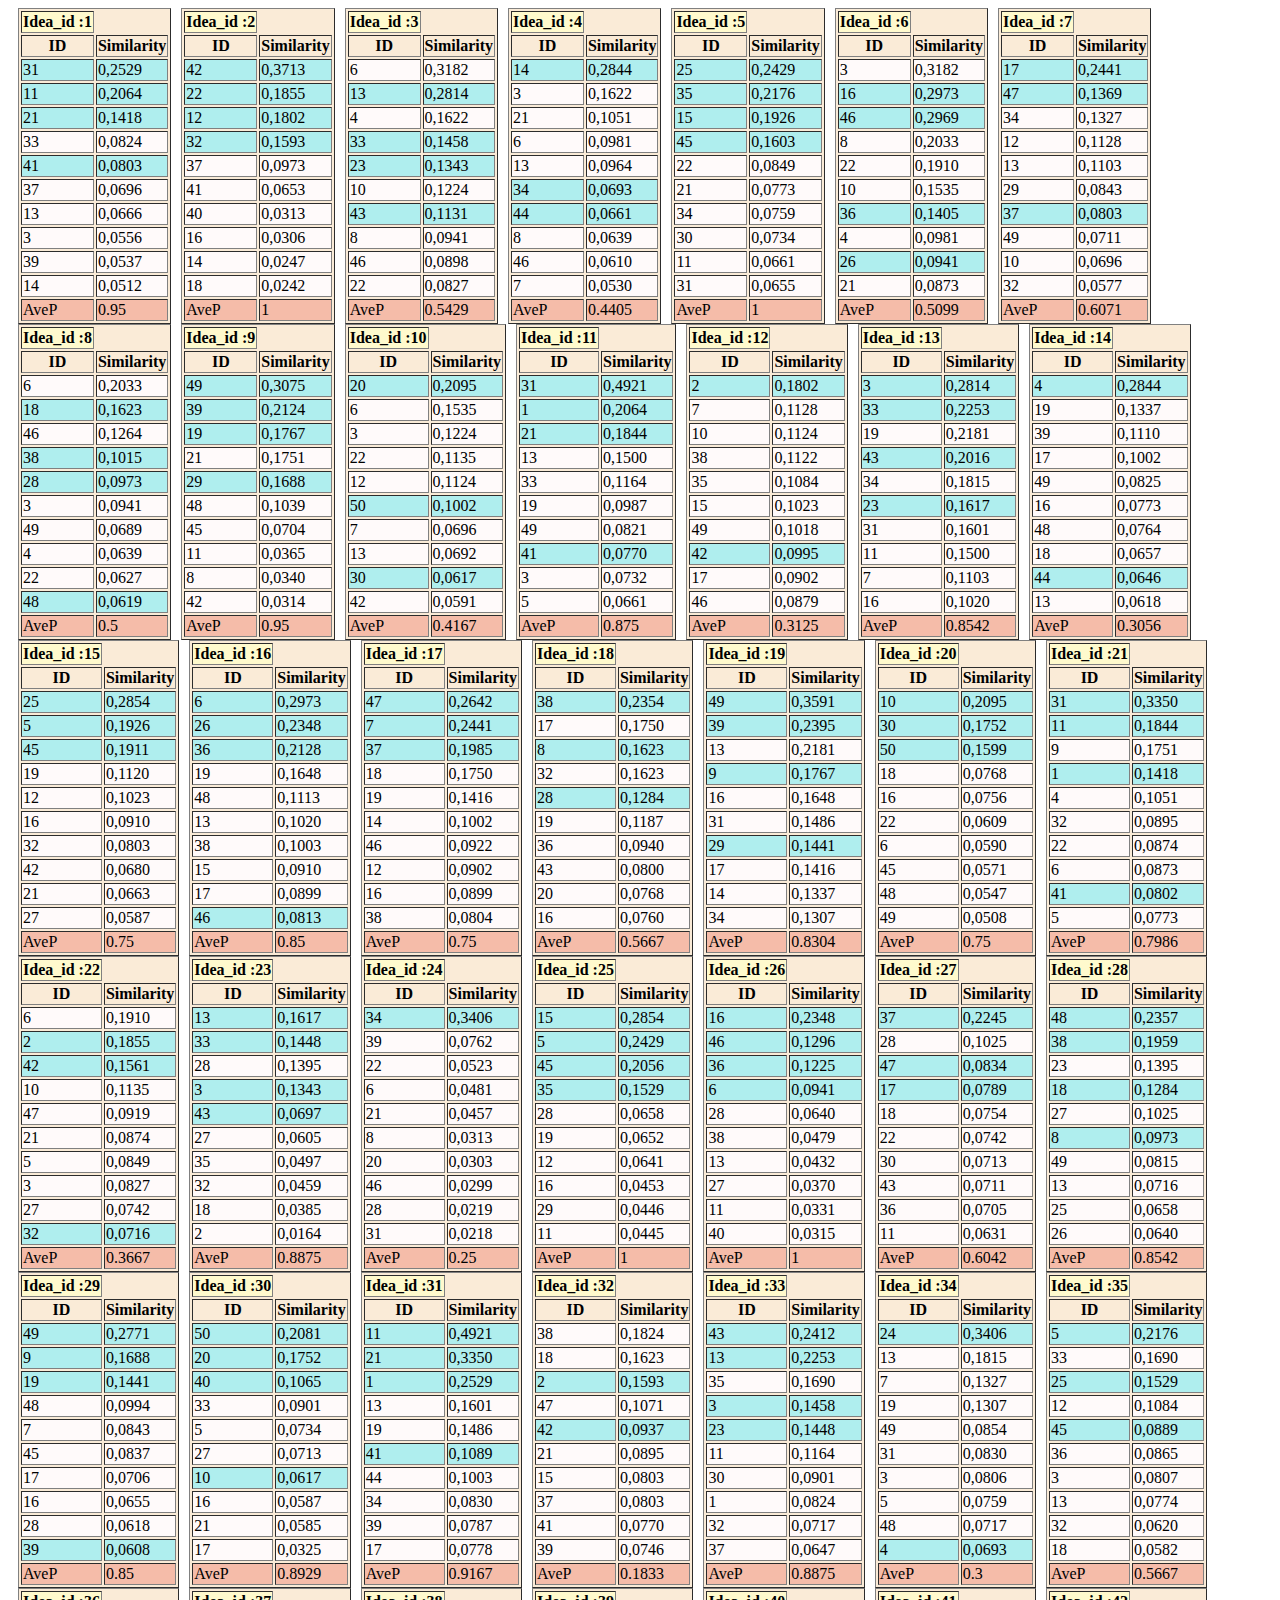
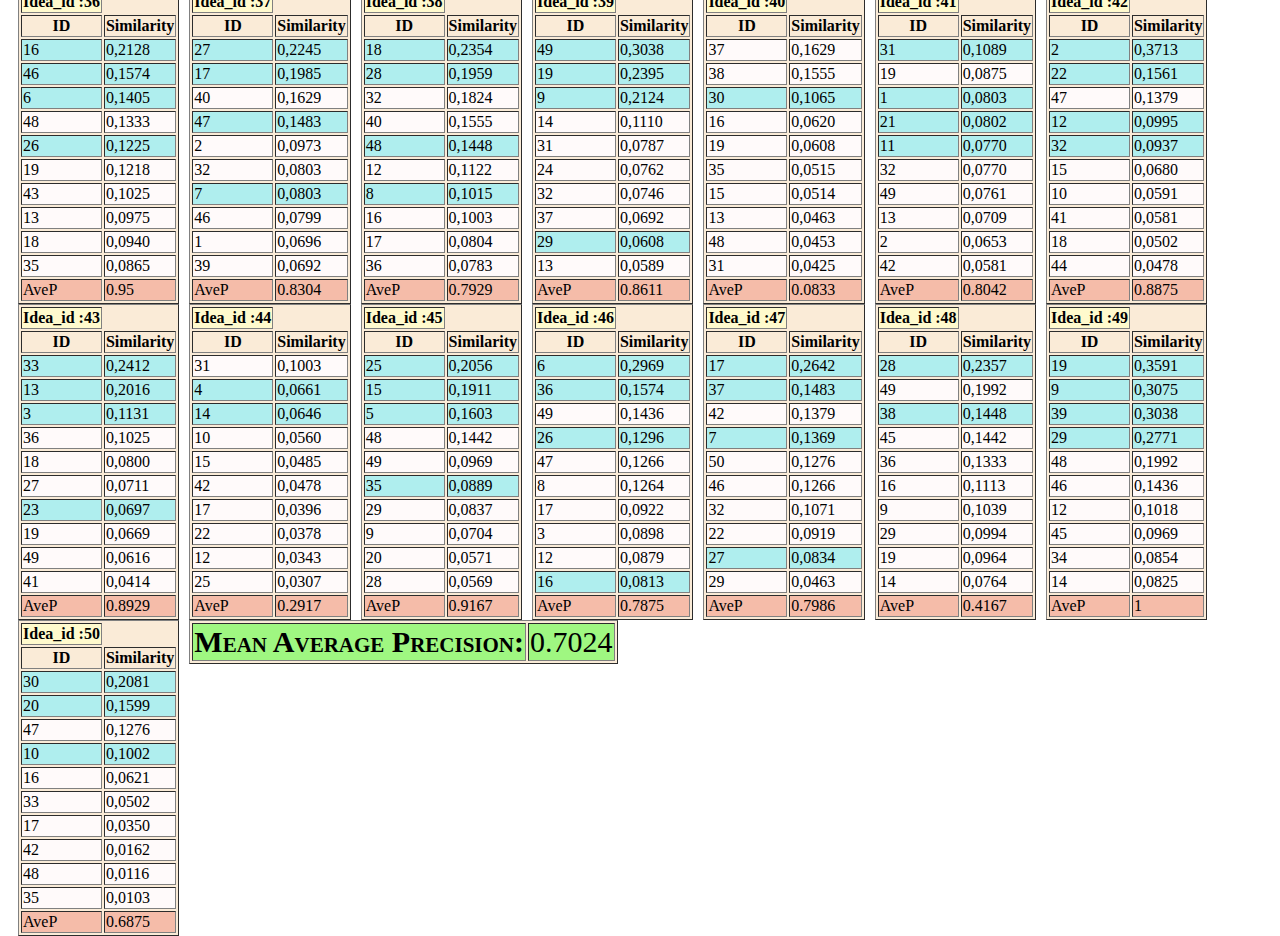
<file: evaluation-similarity-check/test_results_RapidMiner.htm>
<!-- Style sheet for the table to control placement -->
<html><head>
<meta http-equiv="content-type" content="text/html; charset=windows-1252"><style type="text/css">
  table {
    float:left;
    background:#FAEBD7;
    margin-left:10px;
  }
</style>

</head><body><table border="1"><tbody><tr style="background-color:LemonChiffon;"><th>Idea_id :1</th></tr><tr><th>ID</th><th>Similarity</th></tr><tr style="background-color:PaleTurquoise;"><td>31</td><td>0,2529</td></tr><tr style="background-color:PaleTurquoise;"><td>11</td><td>0,2064</td></tr><tr style="background-color:PaleTurquoise;"><td>21</td><td>0,1418</td></tr><tr style="background-color:snow;"><td>33</td><td>0,0824</td></tr><tr style="background-color:PaleTurquoise;"><td>41</td><td>0,0803</td></tr><tr style="background-color:snow;"><td>37</td><td>0,0696</td></tr><tr style="background-color:snow;"><td>13</td><td>0,0666</td></tr><tr style="background-color:snow;"><td>3</td><td>0,0556</td></tr><tr style="background-color:snow;"><td>39</td><td>0,0537</td></tr><tr style="background-color:snow;"><td>14</td><td>0,0512</td></tr><tr style="background-color:#F5BCA9;"><td>AveP</td><td>0.95</td></tr></tbody></table><table border="1"><tbody><tr style="background-color:LemonChiffon;"><th>Idea_id :2</th></tr><tr><th>ID</th><th>Similarity</th></tr><tr style="background-color:PaleTurquoise;"><td>42</td><td>0,3713</td></tr><tr style="background-color:PaleTurquoise;"><td>22</td><td>0,1855</td></tr><tr style="background-color:PaleTurquoise;"><td>12</td><td>0,1802</td></tr><tr style="background-color:PaleTurquoise;"><td>32</td><td>0,1593</td></tr><tr style="background-color:snow;"><td>37</td><td>0,0973</td></tr><tr style="background-color:snow;"><td>41</td><td>0,0653</td></tr><tr style="background-color:snow;"><td>40</td><td>0,0313</td></tr><tr style="background-color:snow;"><td>16</td><td>0,0306</td></tr><tr style="background-color:snow;"><td>14</td><td>0,0247</td></tr><tr style="background-color:snow;"><td>18</td><td>0,0242</td></tr><tr style="background-color:#F5BCA9;"><td>AveP</td><td>1</td></tr></tbody></table><table border="1"><tbody><tr style="background-color:LemonChiffon;"><th>Idea_id :3</th></tr><tr><th>ID</th><th>Similarity</th></tr><tr style="background-color:snow;"><td>6</td><td>0,3182</td></tr><tr style="background-color:PaleTurquoise;"><td>13</td><td>0,2814</td></tr><tr style="background-color:snow;"><td>4</td><td>0,1622</td></tr><tr style="background-color:PaleTurquoise;"><td>33</td><td>0,1458</td></tr><tr style="background-color:PaleTurquoise;"><td>23</td><td>0,1343</td></tr><tr style="background-color:snow;"><td>10</td><td>0,1224</td></tr><tr style="background-color:PaleTurquoise;"><td>43</td><td>0,1131</td></tr><tr style="background-color:snow;"><td>8</td><td>0,0941</td></tr><tr style="background-color:snow;"><td>46</td><td>0,0898</td></tr><tr style="background-color:snow;"><td>22</td><td>0,0827</td></tr><tr style="background-color:#F5BCA9;"><td>AveP</td><td>0.5429</td></tr></tbody></table><table border="1"><tbody><tr style="background-color:LemonChiffon;"><th>Idea_id :4</th></tr><tr><th>ID</th><th>Similarity</th></tr><tr style="background-color:PaleTurquoise;"><td>14</td><td>0,2844</td></tr><tr style="background-color:snow;"><td>3</td><td>0,1622</td></tr><tr style="background-color:snow;"><td>21</td><td>0,1051</td></tr><tr style="background-color:snow;"><td>6</td><td>0,0981</td></tr><tr style="background-color:snow;"><td>13</td><td>0,0964</td></tr><tr style="background-color:PaleTurquoise;"><td>34</td><td>0,0693</td></tr><tr style="background-color:PaleTurquoise;"><td>44</td><td>0,0661</td></tr><tr style="background-color:snow;"><td>8</td><td>0,0639</td></tr><tr style="background-color:snow;"><td>46</td><td>0,0610</td></tr><tr style="background-color:snow;"><td>7</td><td>0,0530</td></tr><tr style="background-color:#F5BCA9;"><td>AveP</td><td>0.4405</td></tr></tbody></table><table border="1"><tbody><tr style="background-color:LemonChiffon;"><th>Idea_id :5</th></tr><tr><th>ID</th><th>Similarity</th></tr><tr style="background-color:PaleTurquoise;"><td>25</td><td>0,2429</td></tr><tr style="background-color:PaleTurquoise;"><td>35</td><td>0,2176</td></tr><tr style="background-color:PaleTurquoise;"><td>15</td><td>0,1926</td></tr><tr style="background-color:PaleTurquoise;"><td>45</td><td>0,1603</td></tr><tr style="background-color:snow;"><td>22</td><td>0,0849</td></tr><tr style="background-color:snow;"><td>21</td><td>0,0773</td></tr><tr style="background-color:snow;"><td>34</td><td>0,0759</td></tr><tr style="background-color:snow;"><td>30</td><td>0,0734</td></tr><tr style="background-color:snow;"><td>11</td><td>0,0661</td></tr><tr style="background-color:snow;"><td>31</td><td>0,0655</td></tr><tr style="background-color:#F5BCA9;"><td>AveP</td><td>1</td></tr></tbody></table><table border="1"><tbody><tr style="background-color:LemonChiffon;"><th>Idea_id :6</th></tr><tr><th>ID</th><th>Similarity</th></tr><tr style="background-color:snow;"><td>3</td><td>0,3182</td></tr><tr style="background-color:PaleTurquoise;"><td>16</td><td>0,2973</td></tr><tr style="background-color:PaleTurquoise;"><td>46</td><td>0,2969</td></tr><tr style="background-color:snow;"><td>8</td><td>0,2033</td></tr><tr style="background-color:snow;"><td>22</td><td>0,1910</td></tr><tr style="background-color:snow;"><td>10</td><td>0,1535</td></tr><tr style="background-color:PaleTurquoise;"><td>36</td><td>0,1405</td></tr><tr style="background-color:snow;"><td>4</td><td>0,0981</td></tr><tr style="background-color:PaleTurquoise;"><td>26</td><td>0,0941</td></tr><tr style="background-color:snow;"><td>21</td><td>0,0873</td></tr><tr style="background-color:#F5BCA9;"><td>AveP</td><td>0.5099</td></tr></tbody></table><table border="1"><tbody><tr style="background-color:LemonChiffon;"><th>Idea_id :7</th></tr><tr><th>ID</th><th>Similarity</th></tr><tr style="background-color:PaleTurquoise;"><td>17</td><td>0,2441</td></tr><tr style="background-color:PaleTurquoise;"><td>47</td><td>0,1369</td></tr><tr style="background-color:snow;"><td>34</td><td>0,1327</td></tr><tr style="background-color:snow;"><td>12</td><td>0,1128</td></tr><tr style="background-color:snow;"><td>13</td><td>0,1103</td></tr><tr style="background-color:snow;"><td>29</td><td>0,0843</td></tr><tr style="background-color:PaleTurquoise;"><td>37</td><td>0,0803</td></tr><tr style="background-color:snow;"><td>49</td><td>0,0711</td></tr><tr style="background-color:snow;"><td>10</td><td>0,0696</td></tr><tr style="background-color:snow;"><td>32</td><td>0,0577</td></tr><tr style="background-color:#F5BCA9;"><td>AveP</td><td>0.6071</td></tr></tbody></table><table border="1"><tbody><tr style="background-color:LemonChiffon;"><th>Idea_id :8</th></tr><tr><th>ID</th><th>Similarity</th></tr><tr style="background-color:snow;"><td>6</td><td>0,2033</td></tr><tr style="background-color:PaleTurquoise;"><td>18</td><td>0,1623</td></tr><tr style="background-color:snow;"><td>46</td><td>0,1264</td></tr><tr style="background-color:PaleTurquoise;"><td>38</td><td>0,1015</td></tr><tr style="background-color:PaleTurquoise;"><td>28</td><td>0,0973</td></tr><tr style="background-color:snow;"><td>3</td><td>0,0941</td></tr><tr style="background-color:snow;"><td>49</td><td>0,0689</td></tr><tr style="background-color:snow;"><td>4</td><td>0,0639</td></tr><tr style="background-color:snow;"><td>22</td><td>0,0627</td></tr><tr style="background-color:PaleTurquoise;"><td>48</td><td>0,0619</td></tr><tr style="background-color:#F5BCA9;"><td>AveP</td><td>0.5</td></tr></tbody></table><table border="1"><tbody><tr style="background-color:LemonChiffon;"><th>Idea_id :9</th></tr><tr><th>ID</th><th>Similarity</th></tr><tr style="background-color:PaleTurquoise;"><td>49</td><td>0,3075</td></tr><tr style="background-color:PaleTurquoise;"><td>39</td><td>0,2124</td></tr><tr style="background-color:PaleTurquoise;"><td>19</td><td>0,1767</td></tr><tr style="background-color:snow;"><td>21</td><td>0,1751</td></tr><tr style="background-color:PaleTurquoise;"><td>29</td><td>0,1688</td></tr><tr style="background-color:snow;"><td>48</td><td>0,1039</td></tr><tr style="background-color:snow;"><td>45</td><td>0,0704</td></tr><tr style="background-color:snow;"><td>11</td><td>0,0365</td></tr><tr style="background-color:snow;"><td>8</td><td>0,0340</td></tr><tr style="background-color:snow;"><td>42</td><td>0,0314</td></tr><tr style="background-color:#F5BCA9;"><td>AveP</td><td>0.95</td></tr></tbody></table><table border="1"><tbody><tr style="background-color:LemonChiffon;"><th>Idea_id :10</th></tr><tr><th>ID</th><th>Similarity</th></tr><tr style="background-color:PaleTurquoise;"><td>20</td><td>0,2095</td></tr><tr style="background-color:snow;"><td>6</td><td>0,1535</td></tr><tr style="background-color:snow;"><td>3</td><td>0,1224</td></tr><tr style="background-color:snow;"><td>22</td><td>0,1135</td></tr><tr style="background-color:snow;"><td>12</td><td>0,1124</td></tr><tr style="background-color:PaleTurquoise;"><td>50</td><td>0,1002</td></tr><tr style="background-color:snow;"><td>7</td><td>0,0696</td></tr><tr style="background-color:snow;"><td>13</td><td>0,0692</td></tr><tr style="background-color:PaleTurquoise;"><td>30</td><td>0,0617</td></tr><tr style="background-color:snow;"><td>42</td><td>0,0591</td></tr><tr style="background-color:#F5BCA9;"><td>AveP</td><td>0.4167</td></tr></tbody></table><table border="1"><tbody><tr style="background-color:LemonChiffon;"><th>Idea_id :11</th></tr><tr><th>ID</th><th>Similarity</th></tr><tr style="background-color:PaleTurquoise;"><td>31</td><td>0,4921</td></tr><tr style="background-color:PaleTurquoise;"><td>1</td><td>0,2064</td></tr><tr style="background-color:PaleTurquoise;"><td>21</td><td>0,1844</td></tr><tr style="background-color:snow;"><td>13</td><td>0,1500</td></tr><tr style="background-color:snow;"><td>33</td><td>0,1164</td></tr><tr style="background-color:snow;"><td>19</td><td>0,0987</td></tr><tr style="background-color:snow;"><td>49</td><td>0,0821</td></tr><tr style="background-color:PaleTurquoise;"><td>41</td><td>0,0770</td></tr><tr style="background-color:snow;"><td>3</td><td>0,0732</td></tr><tr style="background-color:snow;"><td>5</td><td>0,0661</td></tr><tr style="background-color:#F5BCA9;"><td>AveP</td><td>0.875</td></tr></tbody></table><table border="1"><tbody><tr style="background-color:LemonChiffon;"><th>Idea_id :12</th></tr><tr><th>ID</th><th>Similarity</th></tr><tr style="background-color:PaleTurquoise;"><td>2</td><td>0,1802</td></tr><tr style="background-color:snow;"><td>7</td><td>0,1128</td></tr><tr style="background-color:snow;"><td>10</td><td>0,1124</td></tr><tr style="background-color:snow;"><td>38</td><td>0,1122</td></tr><tr style="background-color:snow;"><td>35</td><td>0,1084</td></tr><tr style="background-color:snow;"><td>15</td><td>0,1023</td></tr><tr style="background-color:snow;"><td>49</td><td>0,1018</td></tr><tr style="background-color:PaleTurquoise;"><td>42</td><td>0,0995</td></tr><tr style="background-color:snow;"><td>17</td><td>0,0902</td></tr><tr style="background-color:snow;"><td>46</td><td>0,0879</td></tr><tr style="background-color:#F5BCA9;"><td>AveP</td><td>0.3125</td></tr></tbody></table><table border="1"><tbody><tr style="background-color:LemonChiffon;"><th>Idea_id :13</th></tr><tr><th>ID</th><th>Similarity</th></tr><tr style="background-color:PaleTurquoise;"><td>3</td><td>0,2814</td></tr><tr style="background-color:PaleTurquoise;"><td>33</td><td>0,2253</td></tr><tr style="background-color:snow;"><td>19</td><td>0,2181</td></tr><tr style="background-color:PaleTurquoise;"><td>43</td><td>0,2016</td></tr><tr style="background-color:snow;"><td>34</td><td>0,1815</td></tr><tr style="background-color:PaleTurquoise;"><td>23</td><td>0,1617</td></tr><tr style="background-color:snow;"><td>31</td><td>0,1601</td></tr><tr style="background-color:snow;"><td>11</td><td>0,1500</td></tr><tr style="background-color:snow;"><td>7</td><td>0,1103</td></tr><tr style="background-color:snow;"><td>16</td><td>0,1020</td></tr><tr style="background-color:#F5BCA9;"><td>AveP</td><td>0.8542</td></tr></tbody></table><table border="1"><tbody><tr style="background-color:LemonChiffon;"><th>Idea_id :14</th></tr><tr><th>ID</th><th>Similarity</th></tr><tr style="background-color:PaleTurquoise;"><td>4</td><td>0,2844</td></tr><tr style="background-color:snow;"><td>19</td><td>0,1337</td></tr><tr style="background-color:snow;"><td>39</td><td>0,1110</td></tr><tr style="background-color:snow;"><td>17</td><td>0,1002</td></tr><tr style="background-color:snow;"><td>49</td><td>0,0825</td></tr><tr style="background-color:snow;"><td>16</td><td>0,0773</td></tr><tr style="background-color:snow;"><td>48</td><td>0,0764</td></tr><tr style="background-color:snow;"><td>18</td><td>0,0657</td></tr><tr style="background-color:PaleTurquoise;"><td>44</td><td>0,0646</td></tr><tr style="background-color:snow;"><td>13</td><td>0,0618</td></tr><tr style="background-color:#F5BCA9;"><td>AveP</td><td>0.3056</td></tr></tbody></table><table border="1"><tbody><tr style="background-color:LemonChiffon;"><th>Idea_id :15</th></tr><tr><th>ID</th><th>Similarity</th></tr><tr style="background-color:PaleTurquoise;"><td>25</td><td>0,2854</td></tr><tr style="background-color:PaleTurquoise;"><td>5</td><td>0,1926</td></tr><tr style="background-color:PaleTurquoise;"><td>45</td><td>0,1911</td></tr><tr style="background-color:snow;"><td>19</td><td>0,1120</td></tr><tr style="background-color:snow;"><td>12</td><td>0,1023</td></tr><tr style="background-color:snow;"><td>16</td><td>0,0910</td></tr><tr style="background-color:snow;"><td>32</td><td>0,0803</td></tr><tr style="background-color:snow;"><td>42</td><td>0,0680</td></tr><tr style="background-color:snow;"><td>21</td><td>0,0663</td></tr><tr style="background-color:snow;"><td>27</td><td>0,0587</td></tr><tr style="background-color:#F5BCA9;"><td>AveP</td><td>0.75</td></tr></tbody></table><table border="1"><tbody><tr style="background-color:LemonChiffon;"><th>Idea_id :16</th></tr><tr><th>ID</th><th>Similarity</th></tr><tr style="background-color:PaleTurquoise;"><td>6</td><td>0,2973</td></tr><tr style="background-color:PaleTurquoise;"><td>26</td><td>0,2348</td></tr><tr style="background-color:PaleTurquoise;"><td>36</td><td>0,2128</td></tr><tr style="background-color:snow;"><td>19</td><td>0,1648</td></tr><tr style="background-color:snow;"><td>48</td><td>0,1113</td></tr><tr style="background-color:snow;"><td>13</td><td>0,1020</td></tr><tr style="background-color:snow;"><td>38</td><td>0,1003</td></tr><tr style="background-color:snow;"><td>15</td><td>0,0910</td></tr><tr style="background-color:snow;"><td>17</td><td>0,0899</td></tr><tr style="background-color:PaleTurquoise;"><td>46</td><td>0,0813</td></tr><tr style="background-color:#F5BCA9;"><td>AveP</td><td>0.85</td></tr></tbody></table><table border="1"><tbody><tr style="background-color:LemonChiffon;"><th>Idea_id :17</th></tr><tr><th>ID</th><th>Similarity</th></tr><tr style="background-color:PaleTurquoise;"><td>47</td><td>0,2642</td></tr><tr style="background-color:PaleTurquoise;"><td>7</td><td>0,2441</td></tr><tr style="background-color:PaleTurquoise;"><td>37</td><td>0,1985</td></tr><tr style="background-color:snow;"><td>18</td><td>0,1750</td></tr><tr style="background-color:snow;"><td>19</td><td>0,1416</td></tr><tr style="background-color:snow;"><td>14</td><td>0,1002</td></tr><tr style="background-color:snow;"><td>46</td><td>0,0922</td></tr><tr style="background-color:snow;"><td>12</td><td>0,0902</td></tr><tr style="background-color:snow;"><td>16</td><td>0,0899</td></tr><tr style="background-color:snow;"><td>38</td><td>0,0804</td></tr><tr style="background-color:#F5BCA9;"><td>AveP</td><td>0.75</td></tr></tbody></table><table border="1"><tbody><tr style="background-color:LemonChiffon;"><th>Idea_id :18</th></tr><tr><th>ID</th><th>Similarity</th></tr><tr style="background-color:PaleTurquoise;"><td>38</td><td>0,2354</td></tr><tr style="background-color:snow;"><td>17</td><td>0,1750</td></tr><tr style="background-color:PaleTurquoise;"><td>8</td><td>0,1623</td></tr><tr style="background-color:snow;"><td>32</td><td>0,1623</td></tr><tr style="background-color:PaleTurquoise;"><td>28</td><td>0,1284</td></tr><tr style="background-color:snow;"><td>19</td><td>0,1187</td></tr><tr style="background-color:snow;"><td>36</td><td>0,0940</td></tr><tr style="background-color:snow;"><td>43</td><td>0,0800</td></tr><tr style="background-color:snow;"><td>20</td><td>0,0768</td></tr><tr style="background-color:snow;"><td>16</td><td>0,0760</td></tr><tr style="background-color:#F5BCA9;"><td>AveP</td><td>0.5667</td></tr></tbody></table><table border="1"><tbody><tr style="background-color:LemonChiffon;"><th>Idea_id :19</th></tr><tr><th>ID</th><th>Similarity</th></tr><tr style="background-color:PaleTurquoise;"><td>49</td><td>0,3591</td></tr><tr style="background-color:PaleTurquoise;"><td>39</td><td>0,2395</td></tr><tr style="background-color:snow;"><td>13</td><td>0,2181</td></tr><tr style="background-color:PaleTurquoise;"><td>9</td><td>0,1767</td></tr><tr style="background-color:snow;"><td>16</td><td>0,1648</td></tr><tr style="background-color:snow;"><td>31</td><td>0,1486</td></tr><tr style="background-color:PaleTurquoise;"><td>29</td><td>0,1441</td></tr><tr style="background-color:snow;"><td>17</td><td>0,1416</td></tr><tr style="background-color:snow;"><td>14</td><td>0,1337</td></tr><tr style="background-color:snow;"><td>34</td><td>0,1307</td></tr><tr style="background-color:#F5BCA9;"><td>AveP</td><td>0.8304</td></tr></tbody></table><table border="1"><tbody><tr style="background-color:LemonChiffon;"><th>Idea_id :20</th></tr><tr><th>ID</th><th>Similarity</th></tr><tr style="background-color:PaleTurquoise;"><td>10</td><td>0,2095</td></tr><tr style="background-color:PaleTurquoise;"><td>30</td><td>0,1752</td></tr><tr style="background-color:PaleTurquoise;"><td>50</td><td>0,1599</td></tr><tr style="background-color:snow;"><td>18</td><td>0,0768</td></tr><tr style="background-color:snow;"><td>16</td><td>0,0756</td></tr><tr style="background-color:snow;"><td>22</td><td>0,0609</td></tr><tr style="background-color:snow;"><td>6</td><td>0,0590</td></tr><tr style="background-color:snow;"><td>45</td><td>0,0571</td></tr><tr style="background-color:snow;"><td>48</td><td>0,0547</td></tr><tr style="background-color:snow;"><td>49</td><td>0,0508</td></tr><tr style="background-color:#F5BCA9;"><td>AveP</td><td>0.75</td></tr></tbody></table><table border="1"><tbody><tr style="background-color:LemonChiffon;"><th>Idea_id :21</th></tr><tr><th>ID</th><th>Similarity</th></tr><tr style="background-color:PaleTurquoise;"><td>31</td><td>0,3350</td></tr><tr style="background-color:PaleTurquoise;"><td>11</td><td>0,1844</td></tr><tr style="background-color:snow;"><td>9</td><td>0,1751</td></tr><tr style="background-color:PaleTurquoise;"><td>1</td><td>0,1418</td></tr><tr style="background-color:snow;"><td>4</td><td>0,1051</td></tr><tr style="background-color:snow;"><td>32</td><td>0,0895</td></tr><tr style="background-color:snow;"><td>22</td><td>0,0874</td></tr><tr style="background-color:snow;"><td>6</td><td>0,0873</td></tr><tr style="background-color:PaleTurquoise;"><td>41</td><td>0,0802</td></tr><tr style="background-color:snow;"><td>5</td><td>0,0773</td></tr><tr style="background-color:#F5BCA9;"><td>AveP</td><td>0.7986</td></tr></tbody></table><table border="1"><tbody><tr style="background-color:LemonChiffon;"><th>Idea_id :22</th></tr><tr><th>ID</th><th>Similarity</th></tr><tr style="background-color:snow;"><td>6</td><td>0,1910</td></tr><tr style="background-color:PaleTurquoise;"><td>2</td><td>0,1855</td></tr><tr style="background-color:PaleTurquoise;"><td>42</td><td>0,1561</td></tr><tr style="background-color:snow;"><td>10</td><td>0,1135</td></tr><tr style="background-color:snow;"><td>47</td><td>0,0919</td></tr><tr style="background-color:snow;"><td>21</td><td>0,0874</td></tr><tr style="background-color:snow;"><td>5</td><td>0,0849</td></tr><tr style="background-color:snow;"><td>3</td><td>0,0827</td></tr><tr style="background-color:snow;"><td>27</td><td>0,0742</td></tr><tr style="background-color:PaleTurquoise;"><td>32</td><td>0,0716</td></tr><tr style="background-color:#F5BCA9;"><td>AveP</td><td>0.3667</td></tr></tbody></table><table border="1"><tbody><tr style="background-color:LemonChiffon;"><th>Idea_id :23</th></tr><tr><th>ID</th><th>Similarity</th></tr><tr style="background-color:PaleTurquoise;"><td>13</td><td>0,1617</td></tr><tr style="background-color:PaleTurquoise;"><td>33</td><td>0,1448</td></tr><tr style="background-color:snow;"><td>28</td><td>0,1395</td></tr><tr style="background-color:PaleTurquoise;"><td>3</td><td>0,1343</td></tr><tr style="background-color:PaleTurquoise;"><td>43</td><td>0,0697</td></tr><tr style="background-color:snow;"><td>27</td><td>0,0605</td></tr><tr style="background-color:snow;"><td>35</td><td>0,0497</td></tr><tr style="background-color:snow;"><td>32</td><td>0,0459</td></tr><tr style="background-color:snow;"><td>18</td><td>0,0385</td></tr><tr style="background-color:snow;"><td>2</td><td>0,0164</td></tr><tr style="background-color:#F5BCA9;"><td>AveP</td><td>0.8875</td></tr></tbody></table><table border="1"><tbody><tr style="background-color:LemonChiffon;"><th>Idea_id :24</th></tr><tr><th>ID</th><th>Similarity</th></tr><tr style="background-color:PaleTurquoise;"><td>34</td><td>0,3406</td></tr><tr style="background-color:snow;"><td>39</td><td>0,0762</td></tr><tr style="background-color:snow;"><td>22</td><td>0,0523</td></tr><tr style="background-color:snow;"><td>6</td><td>0,0481</td></tr><tr style="background-color:snow;"><td>21</td><td>0,0457</td></tr><tr style="background-color:snow;"><td>8</td><td>0,0313</td></tr><tr style="background-color:snow;"><td>20</td><td>0,0303</td></tr><tr style="background-color:snow;"><td>46</td><td>0,0299</td></tr><tr style="background-color:snow;"><td>28</td><td>0,0219</td></tr><tr style="background-color:snow;"><td>31</td><td>0,0218</td></tr><tr style="background-color:#F5BCA9;"><td>AveP</td><td>0.25</td></tr></tbody></table><table border="1"><tbody><tr style="background-color:LemonChiffon;"><th>Idea_id :25</th></tr><tr><th>ID</th><th>Similarity</th></tr><tr style="background-color:PaleTurquoise;"><td>15</td><td>0,2854</td></tr><tr style="background-color:PaleTurquoise;"><td>5</td><td>0,2429</td></tr><tr style="background-color:PaleTurquoise;"><td>45</td><td>0,2056</td></tr><tr style="background-color:PaleTurquoise;"><td>35</td><td>0,1529</td></tr><tr style="background-color:snow;"><td>28</td><td>0,0658</td></tr><tr style="background-color:snow;"><td>19</td><td>0,0652</td></tr><tr style="background-color:snow;"><td>12</td><td>0,0641</td></tr><tr style="background-color:snow;"><td>16</td><td>0,0453</td></tr><tr style="background-color:snow;"><td>29</td><td>0,0446</td></tr><tr style="background-color:snow;"><td>11</td><td>0,0445</td></tr><tr style="background-color:#F5BCA9;"><td>AveP</td><td>1</td></tr></tbody></table><table border="1"><tbody><tr style="background-color:LemonChiffon;"><th>Idea_id :26</th></tr><tr><th>ID</th><th>Similarity</th></tr><tr style="background-color:PaleTurquoise;"><td>16</td><td>0,2348</td></tr><tr style="background-color:PaleTurquoise;"><td>46</td><td>0,1296</td></tr><tr style="background-color:PaleTurquoise;"><td>36</td><td>0,1225</td></tr><tr style="background-color:PaleTurquoise;"><td>6</td><td>0,0941</td></tr><tr style="background-color:snow;"><td>28</td><td>0,0640</td></tr><tr style="background-color:snow;"><td>38</td><td>0,0479</td></tr><tr style="background-color:snow;"><td>13</td><td>0,0432</td></tr><tr style="background-color:snow;"><td>27</td><td>0,0370</td></tr><tr style="background-color:snow;"><td>11</td><td>0,0331</td></tr><tr style="background-color:snow;"><td>40</td><td>0,0315</td></tr><tr style="background-color:#F5BCA9;"><td>AveP</td><td>1</td></tr></tbody></table><table border="1"><tbody><tr style="background-color:LemonChiffon;"><th>Idea_id :27</th></tr><tr><th>ID</th><th>Similarity</th></tr><tr style="background-color:PaleTurquoise;"><td>37</td><td>0,2245</td></tr><tr style="background-color:snow;"><td>28</td><td>0,1025</td></tr><tr style="background-color:PaleTurquoise;"><td>47</td><td>0,0834</td></tr><tr style="background-color:PaleTurquoise;"><td>17</td><td>0,0789</td></tr><tr style="background-color:snow;"><td>18</td><td>0,0754</td></tr><tr style="background-color:snow;"><td>22</td><td>0,0742</td></tr><tr style="background-color:snow;"><td>30</td><td>0,0713</td></tr><tr style="background-color:snow;"><td>43</td><td>0,0711</td></tr><tr style="background-color:snow;"><td>36</td><td>0,0705</td></tr><tr style="background-color:snow;"><td>11</td><td>0,0631</td></tr><tr style="background-color:#F5BCA9;"><td>AveP</td><td>0.6042</td></tr></tbody></table><table border="1"><tbody><tr style="background-color:LemonChiffon;"><th>Idea_id :28</th></tr><tr><th>ID</th><th>Similarity</th></tr><tr style="background-color:PaleTurquoise;"><td>48</td><td>0,2357</td></tr><tr style="background-color:PaleTurquoise;"><td>38</td><td>0,1959</td></tr><tr style="background-color:snow;"><td>23</td><td>0,1395</td></tr><tr style="background-color:PaleTurquoise;"><td>18</td><td>0,1284</td></tr><tr style="background-color:snow;"><td>27</td><td>0,1025</td></tr><tr style="background-color:PaleTurquoise;"><td>8</td><td>0,0973</td></tr><tr style="background-color:snow;"><td>49</td><td>0,0815</td></tr><tr style="background-color:snow;"><td>13</td><td>0,0716</td></tr><tr style="background-color:snow;"><td>25</td><td>0,0658</td></tr><tr style="background-color:snow;"><td>26</td><td>0,0640</td></tr><tr style="background-color:#F5BCA9;"><td>AveP</td><td>0.8542</td></tr></tbody></table><table border="1"><tbody><tr style="background-color:LemonChiffon;"><th>Idea_id :29</th></tr><tr><th>ID</th><th>Similarity</th></tr><tr style="background-color:PaleTurquoise;"><td>49</td><td>0,2771</td></tr><tr style="background-color:PaleTurquoise;"><td>9</td><td>0,1688</td></tr><tr style="background-color:PaleTurquoise;"><td>19</td><td>0,1441</td></tr><tr style="background-color:snow;"><td>48</td><td>0,0994</td></tr><tr style="background-color:snow;"><td>7</td><td>0,0843</td></tr><tr style="background-color:snow;"><td>45</td><td>0,0837</td></tr><tr style="background-color:snow;"><td>17</td><td>0,0706</td></tr><tr style="background-color:snow;"><td>16</td><td>0,0655</td></tr><tr style="background-color:snow;"><td>28</td><td>0,0618</td></tr><tr style="background-color:PaleTurquoise;"><td>39</td><td>0,0608</td></tr><tr style="background-color:#F5BCA9;"><td>AveP</td><td>0.85</td></tr></tbody></table><table border="1"><tbody><tr style="background-color:LemonChiffon;"><th>Idea_id :30</th></tr><tr><th>ID</th><th>Similarity</th></tr><tr style="background-color:PaleTurquoise;"><td>50</td><td>0,2081</td></tr><tr style="background-color:PaleTurquoise;"><td>20</td><td>0,1752</td></tr><tr style="background-color:PaleTurquoise;"><td>40</td><td>0,1065</td></tr><tr style="background-color:snow;"><td>33</td><td>0,0901</td></tr><tr style="background-color:snow;"><td>5</td><td>0,0734</td></tr><tr style="background-color:snow;"><td>27</td><td>0,0713</td></tr><tr style="background-color:PaleTurquoise;"><td>10</td><td>0,0617</td></tr><tr style="background-color:snow;"><td>16</td><td>0,0587</td></tr><tr style="background-color:snow;"><td>21</td><td>0,0585</td></tr><tr style="background-color:snow;"><td>17</td><td>0,0325</td></tr><tr style="background-color:#F5BCA9;"><td>AveP</td><td>0.8929</td></tr></tbody></table><table border="1"><tbody><tr style="background-color:LemonChiffon;"><th>Idea_id :31</th></tr><tr><th>ID</th><th>Similarity</th></tr><tr style="background-color:PaleTurquoise;"><td>11</td><td>0,4921</td></tr><tr style="background-color:PaleTurquoise;"><td>21</td><td>0,3350</td></tr><tr style="background-color:PaleTurquoise;"><td>1</td><td>0,2529</td></tr><tr style="background-color:snow;"><td>13</td><td>0,1601</td></tr><tr style="background-color:snow;"><td>19</td><td>0,1486</td></tr><tr style="background-color:PaleTurquoise;"><td>41</td><td>0,1089</td></tr><tr style="background-color:snow;"><td>44</td><td>0,1003</td></tr><tr style="background-color:snow;"><td>34</td><td>0,0830</td></tr><tr style="background-color:snow;"><td>39</td><td>0,0787</td></tr><tr style="background-color:snow;"><td>17</td><td>0,0778</td></tr><tr style="background-color:#F5BCA9;"><td>AveP</td><td>0.9167</td></tr></tbody></table><table border="1"><tbody><tr style="background-color:LemonChiffon;"><th>Idea_id :32</th></tr><tr><th>ID</th><th>Similarity</th></tr><tr style="background-color:snow;"><td>38</td><td>0,1824</td></tr><tr style="background-color:snow;"><td>18</td><td>0,1623</td></tr><tr style="background-color:PaleTurquoise;"><td>2</td><td>0,1593</td></tr><tr style="background-color:snow;"><td>47</td><td>0,1071</td></tr><tr style="background-color:PaleTurquoise;"><td>42</td><td>0,0937</td></tr><tr style="background-color:snow;"><td>21</td><td>0,0895</td></tr><tr style="background-color:snow;"><td>15</td><td>0,0803</td></tr><tr style="background-color:snow;"><td>37</td><td>0,0803</td></tr><tr style="background-color:snow;"><td>41</td><td>0,0770</td></tr><tr style="background-color:snow;"><td>39</td><td>0,0746</td></tr><tr style="background-color:#F5BCA9;"><td>AveP</td><td>0.1833</td></tr></tbody></table><table border="1"><tbody><tr style="background-color:LemonChiffon;"><th>Idea_id :33</th></tr><tr><th>ID</th><th>Similarity</th></tr><tr style="background-color:PaleTurquoise;"><td>43</td><td>0,2412</td></tr><tr style="background-color:PaleTurquoise;"><td>13</td><td>0,2253</td></tr><tr style="background-color:snow;"><td>35</td><td>0,1690</td></tr><tr style="background-color:PaleTurquoise;"><td>3</td><td>0,1458</td></tr><tr style="background-color:PaleTurquoise;"><td>23</td><td>0,1448</td></tr><tr style="background-color:snow;"><td>11</td><td>0,1164</td></tr><tr style="background-color:snow;"><td>30</td><td>0,0901</td></tr><tr style="background-color:snow;"><td>1</td><td>0,0824</td></tr><tr style="background-color:snow;"><td>32</td><td>0,0717</td></tr><tr style="background-color:snow;"><td>37</td><td>0,0647</td></tr><tr style="background-color:#F5BCA9;"><td>AveP</td><td>0.8875</td></tr></tbody></table><table border="1"><tbody><tr style="background-color:LemonChiffon;"><th>Idea_id :34</th></tr><tr><th>ID</th><th>Similarity</th></tr><tr style="background-color:PaleTurquoise;"><td>24</td><td>0,3406</td></tr><tr style="background-color:snow;"><td>13</td><td>0,1815</td></tr><tr style="background-color:snow;"><td>7</td><td>0,1327</td></tr><tr style="background-color:snow;"><td>19</td><td>0,1307</td></tr><tr style="background-color:snow;"><td>49</td><td>0,0854</td></tr><tr style="background-color:snow;"><td>31</td><td>0,0830</td></tr><tr style="background-color:snow;"><td>3</td><td>0,0806</td></tr><tr style="background-color:snow;"><td>5</td><td>0,0759</td></tr><tr style="background-color:snow;"><td>48</td><td>0,0717</td></tr><tr style="background-color:PaleTurquoise;"><td>4</td><td>0,0693</td></tr><tr style="background-color:#F5BCA9;"><td>AveP</td><td>0.3</td></tr></tbody></table><table border="1"><tbody><tr style="background-color:LemonChiffon;"><th>Idea_id :35</th></tr><tr><th>ID</th><th>Similarity</th></tr><tr style="background-color:PaleTurquoise;"><td>5</td><td>0,2176</td></tr><tr style="background-color:snow;"><td>33</td><td>0,1690</td></tr><tr style="background-color:PaleTurquoise;"><td>25</td><td>0,1529</td></tr><tr style="background-color:snow;"><td>12</td><td>0,1084</td></tr><tr style="background-color:PaleTurquoise;"><td>45</td><td>0,0889</td></tr><tr style="background-color:snow;"><td>36</td><td>0,0865</td></tr><tr style="background-color:snow;"><td>3</td><td>0,0807</td></tr><tr style="background-color:snow;"><td>13</td><td>0,0774</td></tr><tr style="background-color:snow;"><td>32</td><td>0,0620</td></tr><tr style="background-color:snow;"><td>18</td><td>0,0582</td></tr><tr style="background-color:#F5BCA9;"><td>AveP</td><td>0.5667</td></tr></tbody></table><table border="1"><tbody><tr style="background-color:LemonChiffon;"><th>Idea_id :36</th></tr><tr><th>ID</th><th>Similarity</th></tr><tr style="background-color:PaleTurquoise;"><td>16</td><td>0,2128</td></tr><tr style="background-color:PaleTurquoise;"><td>46</td><td>0,1574</td></tr><tr style="background-color:PaleTurquoise;"><td>6</td><td>0,1405</td></tr><tr style="background-color:snow;"><td>48</td><td>0,1333</td></tr><tr style="background-color:PaleTurquoise;"><td>26</td><td>0,1225</td></tr><tr style="background-color:snow;"><td>19</td><td>0,1218</td></tr><tr style="background-color:snow;"><td>43</td><td>0,1025</td></tr><tr style="background-color:snow;"><td>13</td><td>0,0975</td></tr><tr style="background-color:snow;"><td>18</td><td>0,0940</td></tr><tr style="background-color:snow;"><td>35</td><td>0,0865</td></tr><tr style="background-color:#F5BCA9;"><td>AveP</td><td>0.95</td></tr></tbody></table><table border="1"><tbody><tr style="background-color:LemonChiffon;"><th>Idea_id :37</th></tr><tr><th>ID</th><th>Similarity</th></tr><tr style="background-color:PaleTurquoise;"><td>27</td><td>0,2245</td></tr><tr style="background-color:PaleTurquoise;"><td>17</td><td>0,1985</td></tr><tr style="background-color:snow;"><td>40</td><td>0,1629</td></tr><tr style="background-color:PaleTurquoise;"><td>47</td><td>0,1483</td></tr><tr style="background-color:snow;"><td>2</td><td>0,0973</td></tr><tr style="background-color:snow;"><td>32</td><td>0,0803</td></tr><tr style="background-color:PaleTurquoise;"><td>7</td><td>0,0803</td></tr><tr style="background-color:snow;"><td>46</td><td>0,0799</td></tr><tr style="background-color:snow;"><td>1</td><td>0,0696</td></tr><tr style="background-color:snow;"><td>39</td><td>0,0692</td></tr><tr style="background-color:#F5BCA9;"><td>AveP</td><td>0.8304</td></tr></tbody></table><table border="1"><tbody><tr style="background-color:LemonChiffon;"><th>Idea_id :38</th></tr><tr><th>ID</th><th>Similarity</th></tr><tr style="background-color:PaleTurquoise;"><td>18</td><td>0,2354</td></tr><tr style="background-color:PaleTurquoise;"><td>28</td><td>0,1959</td></tr><tr style="background-color:snow;"><td>32</td><td>0,1824</td></tr><tr style="background-color:snow;"><td>40</td><td>0,1555</td></tr><tr style="background-color:PaleTurquoise;"><td>48</td><td>0,1448</td></tr><tr style="background-color:snow;"><td>12</td><td>0,1122</td></tr><tr style="background-color:PaleTurquoise;"><td>8</td><td>0,1015</td></tr><tr style="background-color:snow;"><td>16</td><td>0,1003</td></tr><tr style="background-color:snow;"><td>17</td><td>0,0804</td></tr><tr style="background-color:snow;"><td>36</td><td>0,0783</td></tr><tr style="background-color:#F5BCA9;"><td>AveP</td><td>0.7929</td></tr></tbody></table><table border="1"><tbody><tr style="background-color:LemonChiffon;"><th>Idea_id :39</th></tr><tr><th>ID</th><th>Similarity</th></tr><tr style="background-color:PaleTurquoise;"><td>49</td><td>0,3038</td></tr><tr style="background-color:PaleTurquoise;"><td>19</td><td>0,2395</td></tr><tr style="background-color:PaleTurquoise;"><td>9</td><td>0,2124</td></tr><tr style="background-color:snow;"><td>14</td><td>0,1110</td></tr><tr style="background-color:snow;"><td>31</td><td>0,0787</td></tr><tr style="background-color:snow;"><td>24</td><td>0,0762</td></tr><tr style="background-color:snow;"><td>32</td><td>0,0746</td></tr><tr style="background-color:snow;"><td>37</td><td>0,0692</td></tr><tr style="background-color:PaleTurquoise;"><td>29</td><td>0,0608</td></tr><tr style="background-color:snow;"><td>13</td><td>0,0589</td></tr><tr style="background-color:#F5BCA9;"><td>AveP</td><td>0.8611</td></tr></tbody></table><table border="1"><tbody><tr style="background-color:LemonChiffon;"><th>Idea_id :40</th></tr><tr><th>ID</th><th>Similarity</th></tr><tr style="background-color:snow;"><td>37</td><td>0,1629</td></tr><tr style="background-color:snow;"><td>38</td><td>0,1555</td></tr><tr style="background-color:PaleTurquoise;"><td>30</td><td>0,1065</td></tr><tr style="background-color:snow;"><td>16</td><td>0,0620</td></tr><tr style="background-color:snow;"><td>19</td><td>0,0608</td></tr><tr style="background-color:snow;"><td>35</td><td>0,0515</td></tr><tr style="background-color:snow;"><td>15</td><td>0,0514</td></tr><tr style="background-color:snow;"><td>13</td><td>0,0463</td></tr><tr style="background-color:snow;"><td>48</td><td>0,0453</td></tr><tr style="background-color:snow;"><td>31</td><td>0,0425</td></tr><tr style="background-color:#F5BCA9;"><td>AveP</td><td>0.0833</td></tr></tbody></table><table border="1"><tbody><tr style="background-color:LemonChiffon;"><th>Idea_id :41</th></tr><tr><th>ID</th><th>Similarity</th></tr><tr style="background-color:PaleTurquoise;"><td>31</td><td>0,1089</td></tr><tr style="background-color:snow;"><td>19</td><td>0,0875</td></tr><tr style="background-color:PaleTurquoise;"><td>1</td><td>0,0803</td></tr><tr style="background-color:PaleTurquoise;"><td>21</td><td>0,0802</td></tr><tr style="background-color:PaleTurquoise;"><td>11</td><td>0,0770</td></tr><tr style="background-color:snow;"><td>32</td><td>0,0770</td></tr><tr style="background-color:snow;"><td>49</td><td>0,0761</td></tr><tr style="background-color:snow;"><td>13</td><td>0,0709</td></tr><tr style="background-color:snow;"><td>2</td><td>0,0653</td></tr><tr style="background-color:snow;"><td>42</td><td>0,0581</td></tr><tr style="background-color:#F5BCA9;"><td>AveP</td><td>0.8042</td></tr></tbody></table><table border="1"><tbody><tr style="background-color:LemonChiffon;"><th>Idea_id :42</th></tr><tr><th>ID</th><th>Similarity</th></tr><tr style="background-color:PaleTurquoise;"><td>2</td><td>0,3713</td></tr><tr style="background-color:PaleTurquoise;"><td>22</td><td>0,1561</td></tr><tr style="background-color:snow;"><td>47</td><td>0,1379</td></tr><tr style="background-color:PaleTurquoise;"><td>12</td><td>0,0995</td></tr><tr style="background-color:PaleTurquoise;"><td>32</td><td>0,0937</td></tr><tr style="background-color:snow;"><td>15</td><td>0,0680</td></tr><tr style="background-color:snow;"><td>10</td><td>0,0591</td></tr><tr style="background-color:snow;"><td>41</td><td>0,0581</td></tr><tr style="background-color:snow;"><td>18</td><td>0,0502</td></tr><tr style="background-color:snow;"><td>44</td><td>0,0478</td></tr><tr style="background-color:#F5BCA9;"><td>AveP</td><td>0.8875</td></tr></tbody></table><table border="1"><tbody><tr style="background-color:LemonChiffon;"><th>Idea_id :43</th></tr><tr><th>ID</th><th>Similarity</th></tr><tr style="background-color:PaleTurquoise;"><td>33</td><td>0,2412</td></tr><tr style="background-color:PaleTurquoise;"><td>13</td><td>0,2016</td></tr><tr style="background-color:PaleTurquoise;"><td>3</td><td>0,1131</td></tr><tr style="background-color:snow;"><td>36</td><td>0,1025</td></tr><tr style="background-color:snow;"><td>18</td><td>0,0800</td></tr><tr style="background-color:snow;"><td>27</td><td>0,0711</td></tr><tr style="background-color:PaleTurquoise;"><td>23</td><td>0,0697</td></tr><tr style="background-color:snow;"><td>19</td><td>0,0669</td></tr><tr style="background-color:snow;"><td>49</td><td>0,0616</td></tr><tr style="background-color:snow;"><td>41</td><td>0,0414</td></tr><tr style="background-color:#F5BCA9;"><td>AveP</td><td>0.8929</td></tr></tbody></table><table border="1"><tbody><tr style="background-color:LemonChiffon;"><th>Idea_id :44</th></tr><tr><th>ID</th><th>Similarity</th></tr><tr style="background-color:snow;"><td>31</td><td>0,1003</td></tr><tr style="background-color:PaleTurquoise;"><td>4</td><td>0,0661</td></tr><tr style="background-color:PaleTurquoise;"><td>14</td><td>0,0646</td></tr><tr style="background-color:snow;"><td>10</td><td>0,0560</td></tr><tr style="background-color:snow;"><td>15</td><td>0,0485</td></tr><tr style="background-color:snow;"><td>42</td><td>0,0478</td></tr><tr style="background-color:snow;"><td>17</td><td>0,0396</td></tr><tr style="background-color:snow;"><td>22</td><td>0,0378</td></tr><tr style="background-color:snow;"><td>12</td><td>0,0343</td></tr><tr style="background-color:snow;"><td>25</td><td>0,0307</td></tr><tr style="background-color:#F5BCA9;"><td>AveP</td><td>0.2917</td></tr></tbody></table><table border="1"><tbody><tr style="background-color:LemonChiffon;"><th>Idea_id :45</th></tr><tr><th>ID</th><th>Similarity</th></tr><tr style="background-color:PaleTurquoise;"><td>25</td><td>0,2056</td></tr><tr style="background-color:PaleTurquoise;"><td>15</td><td>0,1911</td></tr><tr style="background-color:PaleTurquoise;"><td>5</td><td>0,1603</td></tr><tr style="background-color:snow;"><td>48</td><td>0,1442</td></tr><tr style="background-color:snow;"><td>49</td><td>0,0969</td></tr><tr style="background-color:PaleTurquoise;"><td>35</td><td>0,0889</td></tr><tr style="background-color:snow;"><td>29</td><td>0,0837</td></tr><tr style="background-color:snow;"><td>9</td><td>0,0704</td></tr><tr style="background-color:snow;"><td>20</td><td>0,0571</td></tr><tr style="background-color:snow;"><td>28</td><td>0,0569</td></tr><tr style="background-color:#F5BCA9;"><td>AveP</td><td>0.9167</td></tr></tbody></table><table border="1"><tbody><tr style="background-color:LemonChiffon;"><th>Idea_id :46</th></tr><tr><th>ID</th><th>Similarity</th></tr><tr style="background-color:PaleTurquoise;"><td>6</td><td>0,2969</td></tr><tr style="background-color:PaleTurquoise;"><td>36</td><td>0,1574</td></tr><tr style="background-color:snow;"><td>49</td><td>0,1436</td></tr><tr style="background-color:PaleTurquoise;"><td>26</td><td>0,1296</td></tr><tr style="background-color:snow;"><td>47</td><td>0,1266</td></tr><tr style="background-color:snow;"><td>8</td><td>0,1264</td></tr><tr style="background-color:snow;"><td>17</td><td>0,0922</td></tr><tr style="background-color:snow;"><td>3</td><td>0,0898</td></tr><tr style="background-color:snow;"><td>12</td><td>0,0879</td></tr><tr style="background-color:PaleTurquoise;"><td>16</td><td>0,0813</td></tr><tr style="background-color:#F5BCA9;"><td>AveP</td><td>0.7875</td></tr></tbody></table><table border="1"><tbody><tr style="background-color:LemonChiffon;"><th>Idea_id :47</th></tr><tr><th>ID</th><th>Similarity</th></tr><tr style="background-color:PaleTurquoise;"><td>17</td><td>0,2642</td></tr><tr style="background-color:PaleTurquoise;"><td>37</td><td>0,1483</td></tr><tr style="background-color:snow;"><td>42</td><td>0,1379</td></tr><tr style="background-color:PaleTurquoise;"><td>7</td><td>0,1369</td></tr><tr style="background-color:snow;"><td>50</td><td>0,1276</td></tr><tr style="background-color:snow;"><td>46</td><td>0,1266</td></tr><tr style="background-color:snow;"><td>32</td><td>0,1071</td></tr><tr style="background-color:snow;"><td>22</td><td>0,0919</td></tr><tr style="background-color:PaleTurquoise;"><td>27</td><td>0,0834</td></tr><tr style="background-color:snow;"><td>29</td><td>0,0463</td></tr><tr style="background-color:#F5BCA9;"><td>AveP</td><td>0.7986</td></tr></tbody></table><table border="1"><tbody><tr style="background-color:LemonChiffon;"><th>Idea_id :48</th></tr><tr><th>ID</th><th>Similarity</th></tr><tr style="background-color:PaleTurquoise;"><td>28</td><td>0,2357</td></tr><tr style="background-color:snow;"><td>49</td><td>0,1992</td></tr><tr style="background-color:PaleTurquoise;"><td>38</td><td>0,1448</td></tr><tr style="background-color:snow;"><td>45</td><td>0,1442</td></tr><tr style="background-color:snow;"><td>36</td><td>0,1333</td></tr><tr style="background-color:snow;"><td>16</td><td>0,1113</td></tr><tr style="background-color:snow;"><td>9</td><td>0,1039</td></tr><tr style="background-color:snow;"><td>29</td><td>0,0994</td></tr><tr style="background-color:snow;"><td>19</td><td>0,0964</td></tr><tr style="background-color:snow;"><td>14</td><td>0,0764</td></tr><tr style="background-color:#F5BCA9;"><td>AveP</td><td>0.4167</td></tr></tbody></table><table border="1"><tbody><tr style="background-color:LemonChiffon;"><th>Idea_id :49</th></tr><tr><th>ID</th><th>Similarity</th></tr><tr style="background-color:PaleTurquoise;"><td>19</td><td>0,3591</td></tr><tr style="background-color:PaleTurquoise;"><td>9</td><td>0,3075</td></tr><tr style="background-color:PaleTurquoise;"><td>39</td><td>0,3038</td></tr><tr style="background-color:PaleTurquoise;"><td>29</td><td>0,2771</td></tr><tr style="background-color:snow;"><td>48</td><td>0,1992</td></tr><tr style="background-color:snow;"><td>46</td><td>0,1436</td></tr><tr style="background-color:snow;"><td>12</td><td>0,1018</td></tr><tr style="background-color:snow;"><td>45</td><td>0,0969</td></tr><tr style="background-color:snow;"><td>34</td><td>0,0854</td></tr><tr style="background-color:snow;"><td>14</td><td>0,0825</td></tr><tr style="background-color:#F5BCA9;"><td>AveP</td><td>1</td></tr></tbody></table><table border="1"><tbody><tr style="background-color:LemonChiffon;"><th>Idea_id :50</th></tr><tr><th>ID</th><th>Similarity</th></tr><tr style="background-color:PaleTurquoise;"><td>30</td><td>0,2081</td></tr><tr style="background-color:PaleTurquoise;"><td>20</td><td>0,1599</td></tr><tr style="background-color:snow;"><td>47</td><td>0,1276</td></tr><tr style="background-color:PaleTurquoise;"><td>10</td><td>0,1002</td></tr><tr style="background-color:snow;"><td>16</td><td>0,0621</td></tr><tr style="background-color:snow;"><td>33</td><td>0,0502</td></tr><tr style="background-color:snow;"><td>17</td><td>0,0350</td></tr><tr style="background-color:snow;"><td>42</td><td>0,0162</td></tr><tr style="background-color:snow;"><td>48</td><td>0,0116</td></tr><tr style="background-color:snow;"><td>35</td><td>0,0103</td></tr><tr style="background-color:#F5BCA9;"><td>AveP</td><td>0.6875</td></tr></tbody></table><table align="left" border="1"><tbody><tr style="font-variant:small-caps;font-style:normal;color:black;font-size:30px;background-color:#9FF781"><th>Mean Average Precision: </th><td>0.7024</td></tr></tbody></table></body></html>
</file>
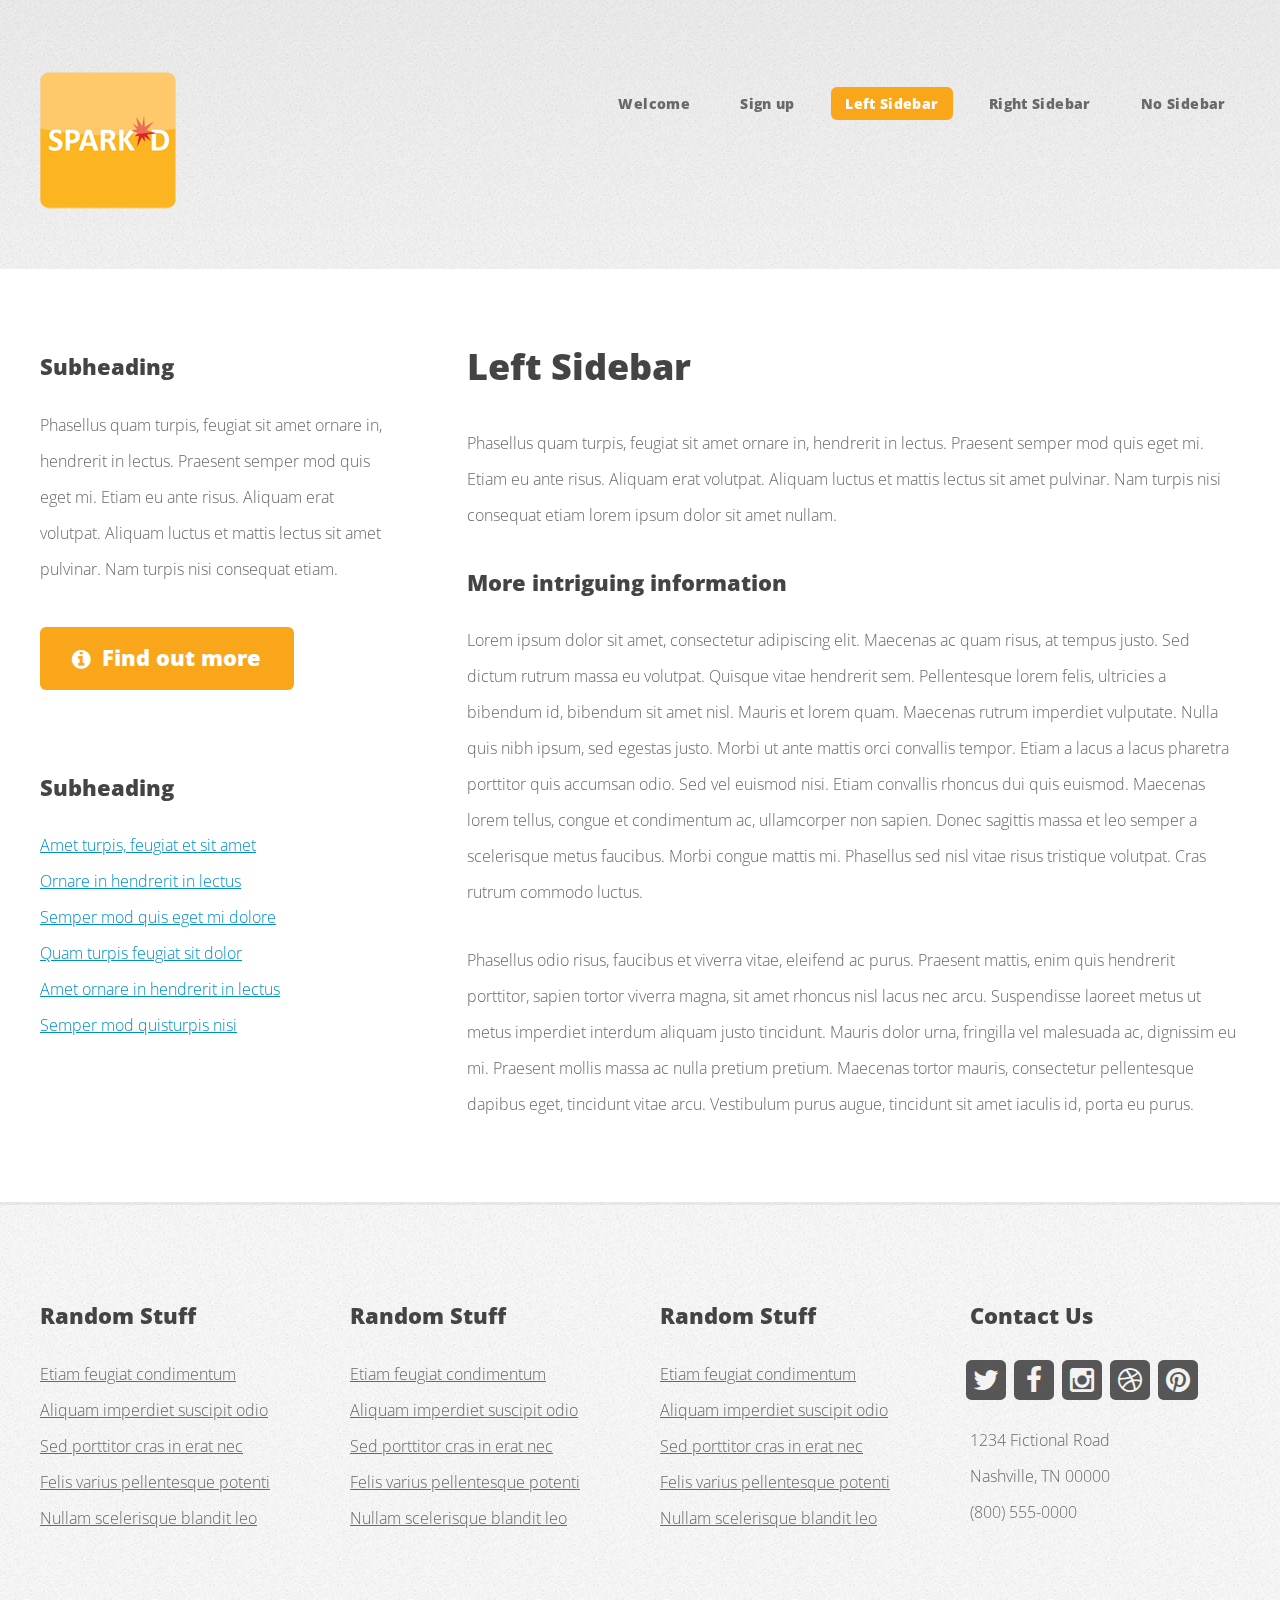
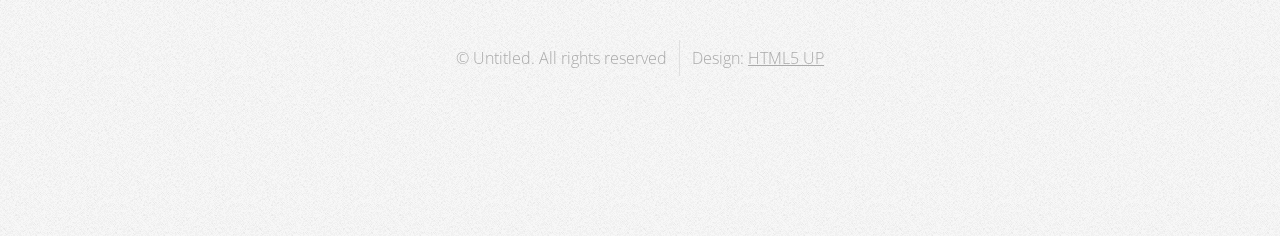
<file: app/html5up-verti/left-sidebar.html>
<!DOCTYPE HTML>
<!--
	Verti by HTML5 UP
	html5up.net | @n33co
	Free for personal and commercial use under the CCA 3.0 license (html5up.net/license)
-->
<html>
	<head>
		<title>Left Sidebar - Verti by HTML5 UP</title>
		<meta http-equiv="content-type" content="text/html; charset=utf-8" />
		<meta name="description" content="" />
		<meta name="keywords" content="" />
		<!--[if lte IE 8]><script src="css/ie/html5shiv.js"></script><![endif]-->
		<script src="js/jquery.min.js"></script>
		<script src="js/jquery.dropotron.min.js"></script>
		<script src="js/skel.min.js"></script>
		<script src="js/skel-layers.min.js"></script>
		<script src="js/init.js"></script>
		<noscript>
			<link rel="stylesheet" href="css/skel.css" />
			<link rel="stylesheet" href="css/style.css" />
			<link rel="stylesheet" href="css/style-desktop.css" />
		</noscript>
		<!--[if lte IE 8]><link rel="stylesheet" href="css/ie/v8.css" /><![endif]-->
	</head>
	<body class="left-sidebar">

		<!-- Header -->
			<div id="header-wrapper">
				<header id="header" class="container">
				
					<!-- Logo -->
						<div id="logo">
							<a href="index.html"> <img src="images/SparkedLogo2.png" /> </a>
						</div>
					
					<!-- Nav -->
						<nav id="nav">
							<ul>
								<li><a href="index.html">Welcome</a></li>
                                <li><a href="signup.html"> Sign up </a> </li>
								<li class="current"><a href="left-sidebar.html">Left Sidebar</a></li>
								<li><a href="right-sidebar.html">Right Sidebar</a></li>
								<li><a href="no-sidebar.html">No Sidebar</a></li>
							</ul>
						</nav>
					
				</header>
			</div>
		
		<!-- Main -->
			<div id="main-wrapper">
				<div class="container">
					<div class="row 200%">
						<div class="4u">
							<div id="sidebar">
						
								<!-- Sidebar -->
									<section>
										<h3>Subheading</h3>
										<p>Phasellus quam turpis, feugiat sit amet ornare in, hendrerit in lectus. 
										Praesent semper mod quis eget mi. Etiam eu ante risus. Aliquam erat volutpat. 
										Aliquam luctus et mattis lectus sit amet pulvinar. Nam turpis nisi 
										consequat etiam.</p>
										<footer>
											<a href="#" class="button icon fa-info-circle">Find out more</a>
										</footer>
									</section>

									<section>
										<h3>Subheading</h3>
										<ul class="style2">
											<li><a href="#">Amet turpis, feugiat et sit amet</a></li>
											<li><a href="#">Ornare in hendrerit in lectus</a></li>
											<li><a href="#">Semper mod quis eget mi dolore</a></li>
											<li><a href="#">Quam turpis feugiat sit dolor</a></li>
											<li><a href="#">Amet ornare in hendrerit in lectus</a></li>
											<li><a href="#">Semper mod quisturpis nisi</a></li>
										</ul>
									</section>
						
							</div>
						</div>
						<div class="8u important(collapse)">
							<div id="content">

								<!-- Content -->
									<article>

										<h2>Left Sidebar</h2>

										<p>Phasellus quam turpis, feugiat sit amet ornare in, hendrerit in lectus. 
										Praesent semper mod quis eget mi. Etiam eu ante risus. Aliquam erat volutpat. 
										Aliquam luctus et mattis lectus sit amet pulvinar. Nam turpis nisi 
										consequat etiam lorem ipsum dolor sit amet nullam.</p>
										
										<h3>More intriguing information</h3>
										<p>Lorem ipsum dolor sit amet, consectetur adipiscing elit. Maecenas ac quam risus, at tempus 
										justo. Sed dictum rutrum massa eu volutpat. Quisque vitae hendrerit sem. Pellentesque lorem felis, 
										ultricies a bibendum id, bibendum sit amet nisl. Mauris et lorem quam. Maecenas rutrum imperdiet 
										vulputate. Nulla quis nibh ipsum, sed egestas justo. Morbi ut ante mattis orci convallis tempor. 
										Etiam a lacus a lacus pharetra porttitor quis accumsan odio. Sed vel euismod nisi. Etiam convallis 
										rhoncus dui quis euismod. Maecenas lorem tellus, congue et condimentum ac, ullamcorper non sapien. 
										Donec sagittis massa et leo semper a scelerisque metus faucibus. Morbi congue mattis mi. 
										Phasellus sed nisl vitae risus tristique volutpat. Cras rutrum commodo luctus.</p>

										<p>Phasellus odio risus, faucibus et viverra vitae, eleifend ac purus. Praesent mattis, enim 
										quis hendrerit porttitor, sapien tortor viverra magna, sit amet rhoncus nisl lacus nec arcu. 
										Suspendisse laoreet metus ut metus imperdiet interdum aliquam justo tincidunt. Mauris dolor urna, 
										fringilla vel malesuada ac, dignissim eu mi. Praesent mollis massa ac nulla pretium pretium. 
										Maecenas tortor mauris, consectetur pellentesque dapibus eget, tincidunt vitae arcu. 
										Vestibulum purus augue, tincidunt sit amet iaculis id, porta eu purus.</p>

									</article>

							</div>
						</div>
					</div>
				</div>
			</div>

		<!-- Footer -->
			<div id="footer-wrapper">
				<footer id="footer" class="container">
					<div class="row">
						<div class="3u">
						
							<!-- Links -->
								<section class="widget links">
									<h3>Random Stuff</h3>
									<ul class="style2">
										<li><a href="#">Etiam feugiat condimentum</a></li>
										<li><a href="#">Aliquam imperdiet suscipit odio</a></li>
										<li><a href="#">Sed porttitor cras in erat nec</a></li>
										<li><a href="#">Felis varius pellentesque potenti</a></li>
										<li><a href="#">Nullam scelerisque blandit leo</a></li>
									</ul>
								</section>
						
						</div>
						<div class="3u">
						
							<!-- Links -->
								<section class="widget links">
									<h3>Random Stuff</h3>
									<ul class="style2">
										<li><a href="#">Etiam feugiat condimentum</a></li>
										<li><a href="#">Aliquam imperdiet suscipit odio</a></li>
										<li><a href="#">Sed porttitor cras in erat nec</a></li>
										<li><a href="#">Felis varius pellentesque potenti</a></li>
										<li><a href="#">Nullam scelerisque blandit leo</a></li>
									</ul>
								</section>
						
						</div>
						<div class="3u">
						
							<!-- Links -->
								<section class="widget links">
									<h3>Random Stuff</h3>
									<ul class="style2">
										<li><a href="#">Etiam feugiat condimentum</a></li>
										<li><a href="#">Aliquam imperdiet suscipit odio</a></li>
										<li><a href="#">Sed porttitor cras in erat nec</a></li>
										<li><a href="#">Felis varius pellentesque potenti</a></li>
										<li><a href="#">Nullam scelerisque blandit leo</a></li>
									</ul>
								</section>
						
						</div>
						<div class="3u">
						
							<!-- Contact -->
								<section class="widget contact last">
									<h3>Contact Us</h3>
									<ul>
										<li><a href="#" class="icon fa-twitter"><span class="label">Twitter</span></a></li>
										<li><a href="#" class="icon fa-facebook"><span class="label">Facebook</span></a></li>
										<li><a href="#" class="icon fa-instagram"><span class="label">Instagram</span></a></li>
										<li><a href="#" class="icon fa-dribbble"><span class="label">Dribbble</span></a></li>
										<li><a href="#" class="icon fa-pinterest"><span class="label">Pinterest</span></a></li>
									</ul>
									<p>1234 Fictional Road<br />
									Nashville, TN 00000<br />
									(800) 555-0000</p>
								</section>
						
						</div>
					</div>
					<div class="row">
						<div class="12u">
							<div id="copyright">
								<ul class="menu">
									<li>&copy; Untitled. All rights reserved</li><li>Design: <a href="http://html5up.net">HTML5 UP</a></li>
								</ul>
							</div>
						</div>
					</div>
				</footer>
			</div>

	</body>
</html>
</file>
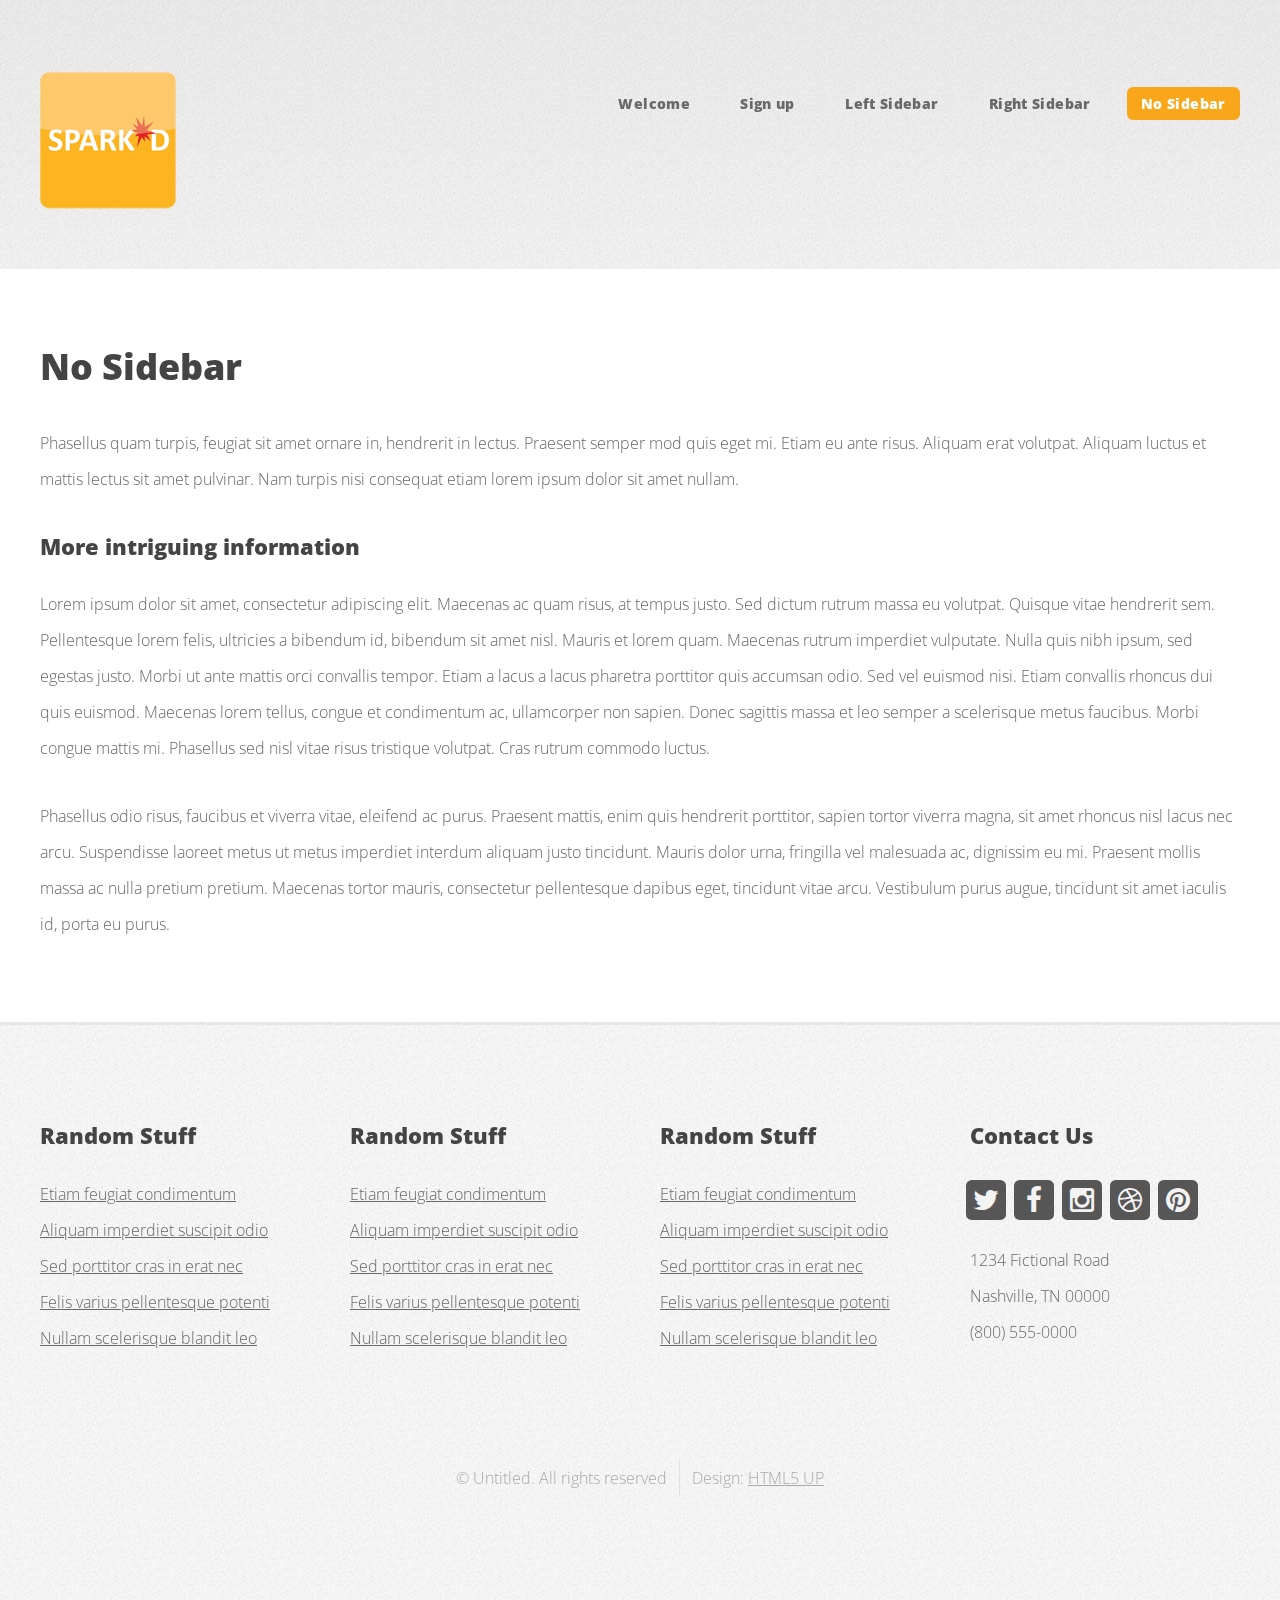
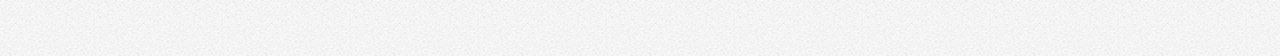
<file: app/html5up-verti/no-sidebar.html>
<!DOCTYPE HTML>
<!--
	Verti by HTML5 UP
	html5up.net | @n33co
	Free for personal and commercial use under the CCA 3.0 license (html5up.net/license)
-->
<html>
	<head>
		<title>No Sidebar - Verti by HTML5 UP</title>
		<meta http-equiv="content-type" content="text/html; charset=utf-8" />
		<meta name="description" content="" />
		<meta name="keywords" content="" />
		<!--[if lte IE 8]><script src="css/ie/html5shiv.js"></script><![endif]-->
		<script src="js/jquery.min.js"></script>
		<script src="js/jquery.dropotron.min.js"></script>
		<script src="js/skel.min.js"></script>
		<script src="js/skel-layers.min.js"></script>
		<script src="js/init.js"></script>
		<noscript>
			<link rel="stylesheet" href="css/skel.css" />
			<link rel="stylesheet" href="css/style.css" />
			<link rel="stylesheet" href="css/style-desktop.css" />
		</noscript>
		<!--[if lte IE 8]><link rel="stylesheet" href="css/ie/v8.css" /><![endif]-->
	</head>
	<body class="no-sidebar">

		<!-- Header -->
			<div id="header-wrapper">
				<header id="header" class="container">
				
					<!-- Logo -->
						<div id="logo">
							<a href="index.html"> <img src="images/SparkedLogo2.png" /> </a>
						</div>
					
					<!-- Nav -->
						<nav id="nav">
							<ul>
								<li><a href="index.html">Welcome</a></li>
                                <li><a href="signup.html"> Sign up </a>
								<li><a href="left-sidebar.html">Left Sidebar</a></li>
								<li><a href="right-sidebar.html">Right Sidebar</a></li>
								<li class="current"><a href="no-sidebar.html">No Sidebar</a></li>
							</ul>
						</nav>
					
				</header>
			</div>
		
		<!-- Main -->
			<div id="main-wrapper">
				<div class="container">
					<div id="content">

						<!-- Content -->
							<article>

								<h2>No Sidebar</h2>

								<p>Phasellus quam turpis, feugiat sit amet ornare in, hendrerit in lectus. 
								Praesent semper mod quis eget mi. Etiam eu ante risus. Aliquam erat volutpat. 
								Aliquam luctus et mattis lectus sit amet pulvinar. Nam turpis nisi 
								consequat etiam lorem ipsum dolor sit amet nullam.</p>
								
								<h3>More intriguing information</h3>
								<p>Lorem ipsum dolor sit amet, consectetur adipiscing elit. Maecenas ac quam risus, at tempus 
								justo. Sed dictum rutrum massa eu volutpat. Quisque vitae hendrerit sem. Pellentesque lorem felis, 
								ultricies a bibendum id, bibendum sit amet nisl. Mauris et lorem quam. Maecenas rutrum imperdiet 
								vulputate. Nulla quis nibh ipsum, sed egestas justo. Morbi ut ante mattis orci convallis tempor. 
								Etiam a lacus a lacus pharetra porttitor quis accumsan odio. Sed vel euismod nisi. Etiam convallis 
								rhoncus dui quis euismod. Maecenas lorem tellus, congue et condimentum ac, ullamcorper non sapien. 
								Donec sagittis massa et leo semper a scelerisque metus faucibus. Morbi congue mattis mi. 
								Phasellus sed nisl vitae risus tristique volutpat. Cras rutrum commodo luctus.</p>

								<p>Phasellus odio risus, faucibus et viverra vitae, eleifend ac purus. Praesent mattis, enim 
								quis hendrerit porttitor, sapien tortor viverra magna, sit amet rhoncus nisl lacus nec arcu. 
								Suspendisse laoreet metus ut metus imperdiet interdum aliquam justo tincidunt. Mauris dolor urna, 
								fringilla vel malesuada ac, dignissim eu mi. Praesent mollis massa ac nulla pretium pretium. 
								Maecenas tortor mauris, consectetur pellentesque dapibus eget, tincidunt vitae arcu. 
								Vestibulum purus augue, tincidunt sit amet iaculis id, porta eu purus.</p>

							</article>

					</div>
				</div>
			</div>

		<!-- Footer -->
			<div id="footer-wrapper">
				<footer id="footer" class="container">
					<div class="row">
						<div class="3u">
						
							<!-- Links -->
								<section class="widget links">
									<h3>Random Stuff</h3>
									<ul class="style2">
										<li><a href="#">Etiam feugiat condimentum</a></li>
										<li><a href="#">Aliquam imperdiet suscipit odio</a></li>
										<li><a href="#">Sed porttitor cras in erat nec</a></li>
										<li><a href="#">Felis varius pellentesque potenti</a></li>
										<li><a href="#">Nullam scelerisque blandit leo</a></li>
									</ul>
								</section>
						
						</div>
						<div class="3u">
						
							<!-- Links -->
								<section class="widget links">
									<h3>Random Stuff</h3>
									<ul class="style2">
										<li><a href="#">Etiam feugiat condimentum</a></li>
										<li><a href="#">Aliquam imperdiet suscipit odio</a></li>
										<li><a href="#">Sed porttitor cras in erat nec</a></li>
										<li><a href="#">Felis varius pellentesque potenti</a></li>
										<li><a href="#">Nullam scelerisque blandit leo</a></li>
									</ul>
								</section>
						
						</div>
						<div class="3u">
						
							<!-- Links -->
								<section class="widget links">
									<h3>Random Stuff</h3>
									<ul class="style2">
										<li><a href="#">Etiam feugiat condimentum</a></li>
										<li><a href="#">Aliquam imperdiet suscipit odio</a></li>
										<li><a href="#">Sed porttitor cras in erat nec</a></li>
										<li><a href="#">Felis varius pellentesque potenti</a></li>
										<li><a href="#">Nullam scelerisque blandit leo</a></li>
									</ul>
								</section>
						
						</div>
						<div class="3u">
						
							<!-- Contact -->
								<section class="widget contact last">
									<h3>Contact Us</h3>
									<ul>
										<li><a href="#" class="icon fa-twitter"><span class="label">Twitter</span></a></li>
										<li><a href="#" class="icon fa-facebook"><span class="label">Facebook</span></a></li>
										<li><a href="#" class="icon fa-instagram"><span class="label">Instagram</span></a></li>
										<li><a href="#" class="icon fa-dribbble"><span class="label">Dribbble</span></a></li>
										<li><a href="#" class="icon fa-pinterest"><span class="label">Pinterest</span></a></li>
									</ul>
									<p>1234 Fictional Road<br />
									Nashville, TN 00000<br />
									(800) 555-0000</p>
								</section>
						
						</div>
					</div>
					<div class="row">
						<div class="12u">
							<div id="copyright">
								<ul class="menu">
									<li>&copy; Untitled. All rights reserved</li><li>Design: <a href="http://html5up.net">HTML5 UP</a></li>
								</ul>
							</div>
						</div>
					</div>
				</footer>
			</div>

	</body>
</html>
</file>
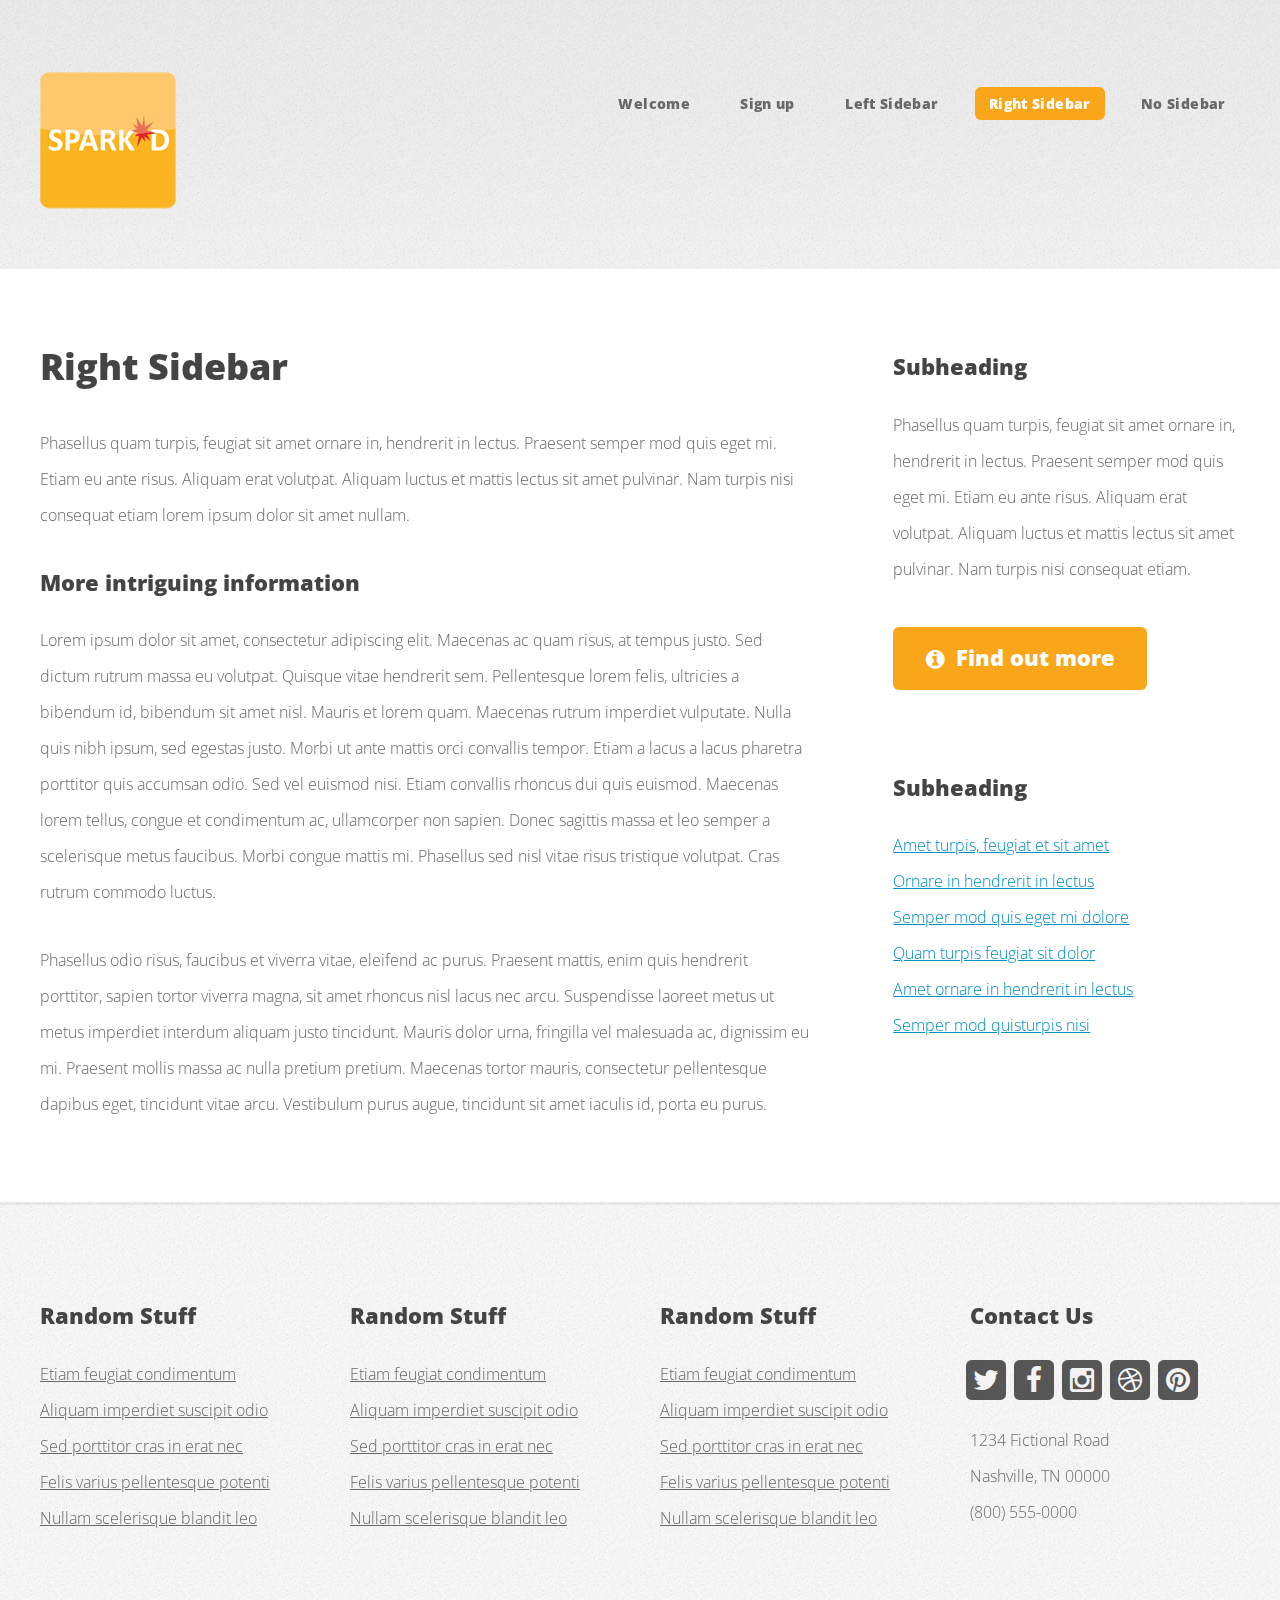
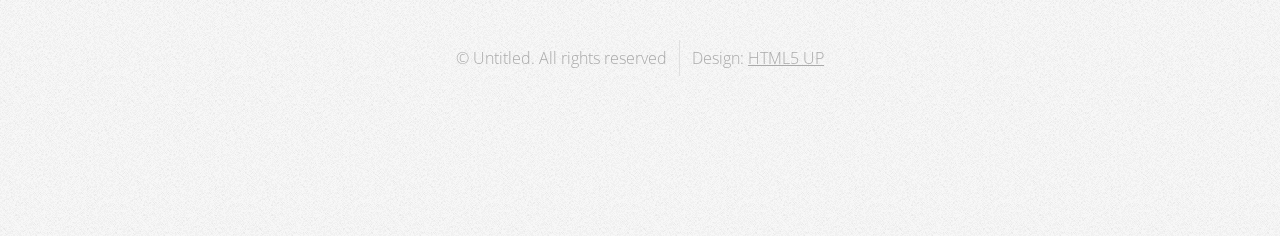
<file: app/html5up-verti/right-sidebar.html>
<!DOCTYPE HTML>
<!--
	Verti by HTML5 UP
	html5up.net | @n33co
	Free for personal and commercial use under the CCA 3.0 license (html5up.net/license)
-->
<html>
	<head>
		<title>Right Sidebar - Verti by HTML5 UP</title>
		<meta http-equiv="content-type" content="text/html; charset=utf-8" />
		<meta name="description" content="" />
		<meta name="keywords" content="" />
		<!--[if lte IE 8]><script src="css/ie/html5shiv.js"></script><![endif]-->
		<script src="js/jquery.min.js"></script>
		<script src="js/jquery.dropotron.min.js"></script>
		<script src="js/skel.min.js"></script>
		<script src="js/skel-layers.min.js"></script>
		<script src="js/init.js"></script>
		<noscript>
			<link rel="stylesheet" href="css/skel.css" />
			<link rel="stylesheet" href="css/style.css" />
			<link rel="stylesheet" href="css/style-desktop.css" />
		</noscript>
		<!--[if lte IE 8]><link rel="stylesheet" href="css/ie/v8.css" /><![endif]-->
	</head>
	<body class="right-sidebar">

		<!-- Header -->
			<div id="header-wrapper">
				<header id="header" class="container">
				
					<!-- Logo -->
						<div id="logo">
							<a href="index.html"> <img src="images/SparkedLogo2.png" /> </a>
						</div>
					
					<!-- Nav -->
						<nav id="nav">
							<ul>
								<li><a href="index.html">Welcome</a></li>
								<li><a href="signup.html"> Sign up </a>
								<li><a href="left-sidebar.html">Left Sidebar</a></li>
								<li class="current"><a href="right-sidebar.html">Right Sidebar</a></li>
								<li><a href="no-sidebar.html">No Sidebar</a></li>
							</ul>
						</nav>
					
				</header>
			</div>
		
		<!-- Main -->
			<div id="main-wrapper">
				<div class="container">
					<div class="row 200%">
						<div class="8u">
							<div id="content">

								<!-- Content -->
									<article>

										<h2>Right Sidebar</h2>

										<p>Phasellus quam turpis, feugiat sit amet ornare in, hendrerit in lectus. 
										Praesent semper mod quis eget mi. Etiam eu ante risus. Aliquam erat volutpat. 
										Aliquam luctus et mattis lectus sit amet pulvinar. Nam turpis nisi 
										consequat etiam lorem ipsum dolor sit amet nullam.</p>
										
										<h3>More intriguing information</h3>
										<p>Lorem ipsum dolor sit amet, consectetur adipiscing elit. Maecenas ac quam risus, at tempus 
										justo. Sed dictum rutrum massa eu volutpat. Quisque vitae hendrerit sem. Pellentesque lorem felis, 
										ultricies a bibendum id, bibendum sit amet nisl. Mauris et lorem quam. Maecenas rutrum imperdiet 
										vulputate. Nulla quis nibh ipsum, sed egestas justo. Morbi ut ante mattis orci convallis tempor. 
										Etiam a lacus a lacus pharetra porttitor quis accumsan odio. Sed vel euismod nisi. Etiam convallis 
										rhoncus dui quis euismod. Maecenas lorem tellus, congue et condimentum ac, ullamcorper non sapien. 
										Donec sagittis massa et leo semper a scelerisque metus faucibus. Morbi congue mattis mi. 
										Phasellus sed nisl vitae risus tristique volutpat. Cras rutrum commodo luctus.</p>

										<p>Phasellus odio risus, faucibus et viverra vitae, eleifend ac purus. Praesent mattis, enim 
										quis hendrerit porttitor, sapien tortor viverra magna, sit amet rhoncus nisl lacus nec arcu. 
										Suspendisse laoreet metus ut metus imperdiet interdum aliquam justo tincidunt. Mauris dolor urna, 
										fringilla vel malesuada ac, dignissim eu mi. Praesent mollis massa ac nulla pretium pretium. 
										Maecenas tortor mauris, consectetur pellentesque dapibus eget, tincidunt vitae arcu. 
										Vestibulum purus augue, tincidunt sit amet iaculis id, porta eu purus.</p>

									</article>

							</div>
						</div>
						<div class="4u">
							<div id="sidebar">
						
								<!-- Sidebar -->
									<section>
										<h3>Subheading</h3>
										<p>Phasellus quam turpis, feugiat sit amet ornare in, hendrerit in lectus. 
										Praesent semper mod quis eget mi. Etiam eu ante risus. Aliquam erat volutpat. 
										Aliquam luctus et mattis lectus sit amet pulvinar. Nam turpis nisi 
										consequat etiam.</p>
										<footer>
											<a href="#" class="button icon fa-info-circle">Find out more</a>
										</footer>
									</section>

									<section>
										<h3>Subheading</h3>
										<ul class="style2">
											<li><a href="#">Amet turpis, feugiat et sit amet</a></li>
											<li><a href="#">Ornare in hendrerit in lectus</a></li>
											<li><a href="#">Semper mod quis eget mi dolore</a></li>
											<li><a href="#">Quam turpis feugiat sit dolor</a></li>
											<li><a href="#">Amet ornare in hendrerit in lectus</a></li>
											<li><a href="#">Semper mod quisturpis nisi</a></li>
										</ul>
									</section>

							</div>
						</div>
					</div>
				</div>
			</div>

		<!-- Footer -->
			<div id="footer-wrapper">
				<footer id="footer" class="container">
					<div class="row">
						<div class="3u">
						
							<!-- Links -->
								<section class="widget links">
									<h3>Random Stuff</h3>
									<ul class="style2">
										<li><a href="#">Etiam feugiat condimentum</a></li>
										<li><a href="#">Aliquam imperdiet suscipit odio</a></li>
										<li><a href="#">Sed porttitor cras in erat nec</a></li>
										<li><a href="#">Felis varius pellentesque potenti</a></li>
										<li><a href="#">Nullam scelerisque blandit leo</a></li>
									</ul>
								</section>
						
						</div>
						<div class="3u">
						
							<!-- Links -->
								<section class="widget links">
									<h3>Random Stuff</h3>
									<ul class="style2">
										<li><a href="#">Etiam feugiat condimentum</a></li>
										<li><a href="#">Aliquam imperdiet suscipit odio</a></li>
										<li><a href="#">Sed porttitor cras in erat nec</a></li>
										<li><a href="#">Felis varius pellentesque potenti</a></li>
										<li><a href="#">Nullam scelerisque blandit leo</a></li>
									</ul>
								</section>
						
						</div>
						<div class="3u">
						
							<!-- Links -->
								<section class="widget links">
									<h3>Random Stuff</h3>
									<ul class="style2">
										<li><a href="#">Etiam feugiat condimentum</a></li>
										<li><a href="#">Aliquam imperdiet suscipit odio</a></li>
										<li><a href="#">Sed porttitor cras in erat nec</a></li>
										<li><a href="#">Felis varius pellentesque potenti</a></li>
										<li><a href="#">Nullam scelerisque blandit leo</a></li>
									</ul>
								</section>
						
						</div>
						<div class="3u">
						
							<!-- Contact -->
								<section class="widget contact last">
									<h3>Contact Us</h3>
									<ul>
										<li><a href="#" class="icon fa-twitter"><span class="label">Twitter</span></a></li>
										<li><a href="#" class="icon fa-facebook"><span class="label">Facebook</span></a></li>
										<li><a href="#" class="icon fa-instagram"><span class="label">Instagram</span></a></li>
										<li><a href="#" class="icon fa-dribbble"><span class="label">Dribbble</span></a></li>
										<li><a href="#" class="icon fa-pinterest"><span class="label">Pinterest</span></a></li>
									</ul>
									<p>1234 Fictional Road<br />
									Nashville, TN 00000<br />
									(800) 555-0000</p>
								</section>
						
						</div>
					</div>
					<div class="row">
						<div class="12u">
							<div id="copyright">
								<ul class="menu">
									<li>&copy; Untitled. All rights reserved</li><li>Design: <a href="http://html5up.net">HTML5 UP</a></li>
								</ul>
							</div>
						</div>
					</div>
				</footer>
			</div>
			
	</body>
</html>
</file>
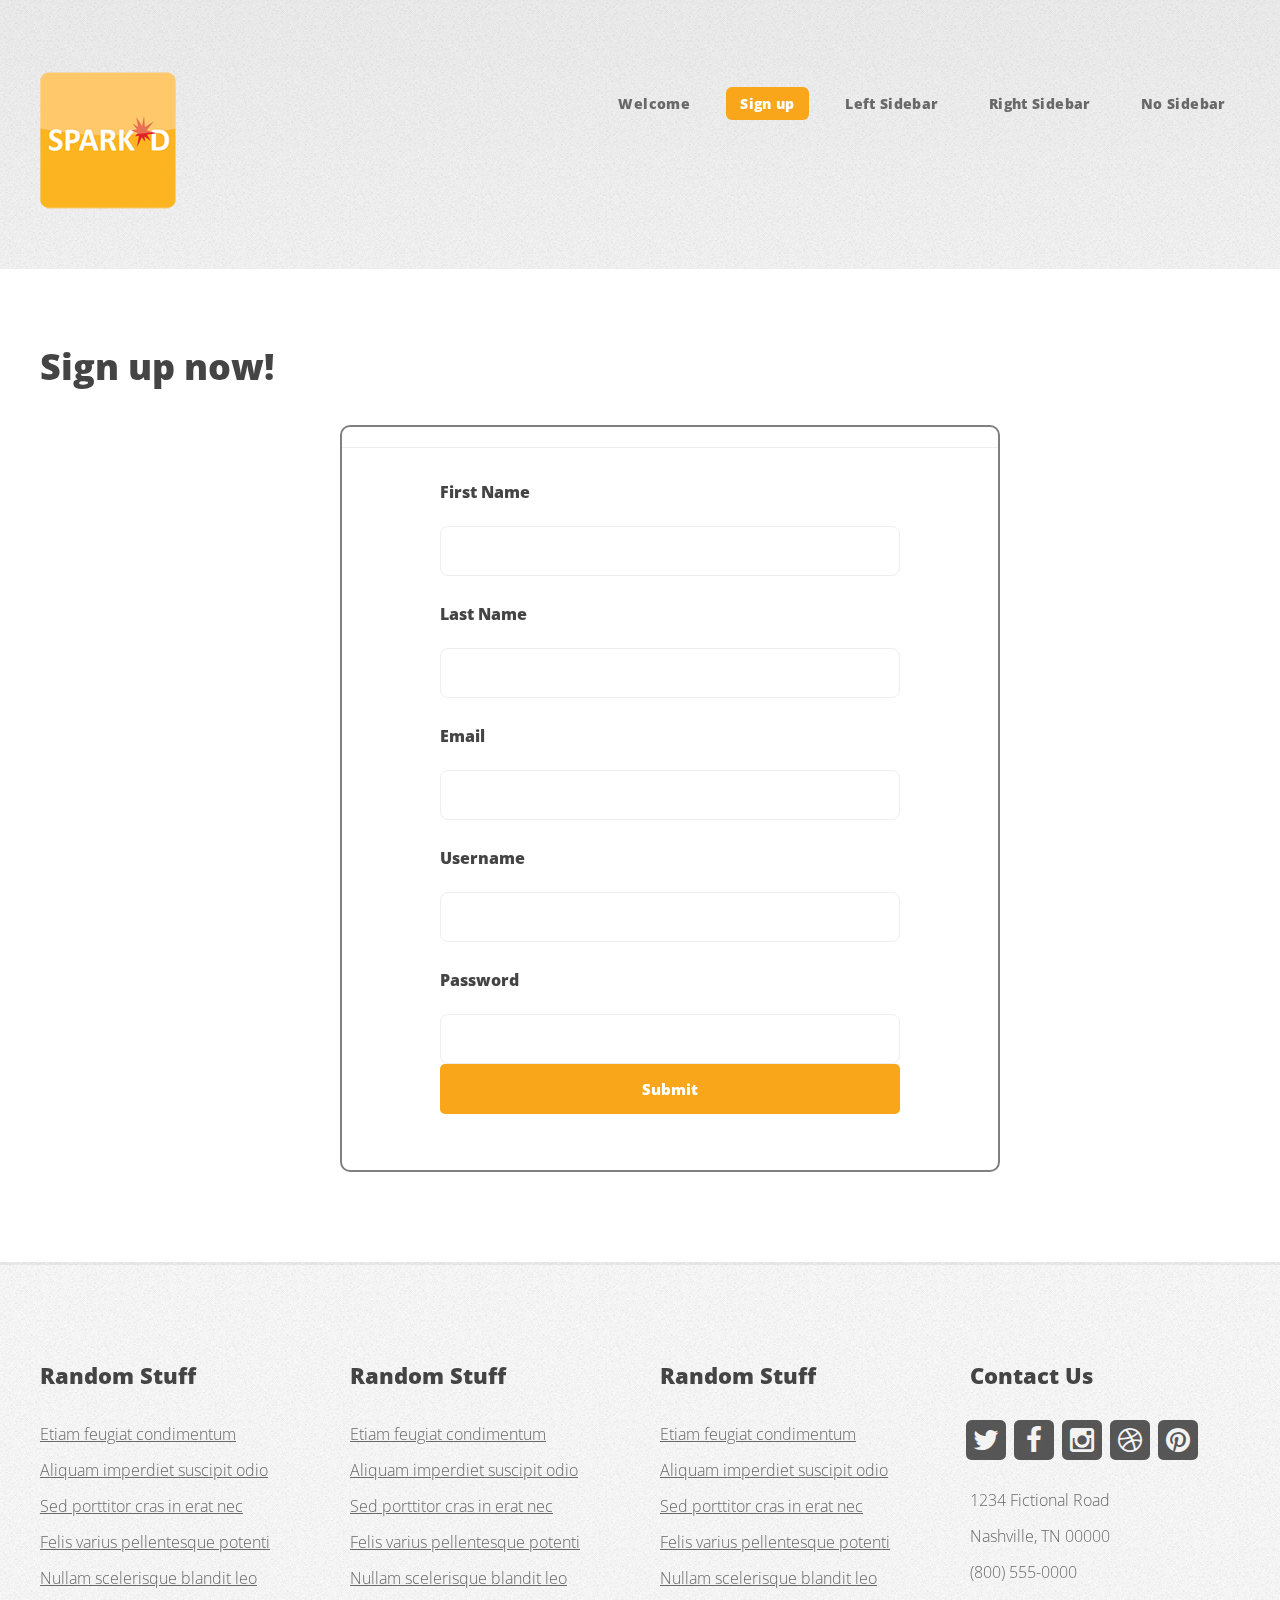
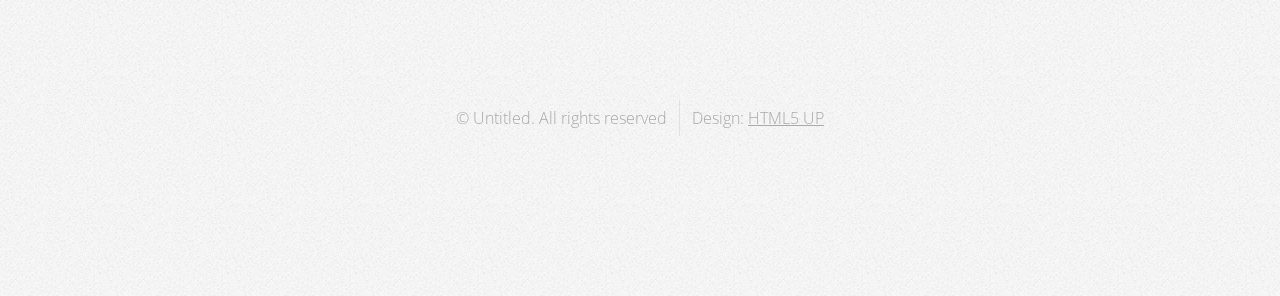
<file: app/html5up-verti/signup.html>
<!DOCTYPE HTML>
<!--
	Verti by HTML5 UP
	html5up.net | @n33co
	Free for personal and commercial use under the CCA 3.0 license (html5up.net/license)
-->
<html>
	<head>
		<title>Sign up - Sparked!</title>
		<meta http-equiv="content-type" content="text/html; charset=utf-8" />
		<meta name="description" content="" />
		<meta name="keywords" content="" />
		<!--[if lte IE 8]><script src="css/ie/html5shiv.js"></script><![endif]-->
		<script src="js/jquery.min.js"></script>
		<script src="js/jquery.dropotron.min.js"></script>
		<script src="js/skel.min.js"></script>
		<script src="js/skel-layers.min.js"></script>
		<script src="js/init.js"></script>
		<noscript>
			<link rel="stylesheet" href="css/skel.css" />
			<link rel="stylesheet" href="css/style.css" />
			<link rel="stylesheet" href="css/style-desktop.css" />
		</noscript>
        <link rel="stylesheet" type="text/css" href="Download_responsive_form/responsiveform.css">
	<link rel="stylesheet" media="screen and (max-width: 1200px) and (min-width: 601px)" href="Download_responsive_form/responsiveform1.css" />
	<link rel="stylesheet" media="screen and (max-width: 600px) and (min-width: 351px)" href="Download_responsive_form/responsiveform2.css" />
	<link rel="stylesheet" media="screen and (max-width: 350px)" href="Download_responsive_form/responsiveform3.css" />
		<!--[if lte IE 8]><link rel="stylesheet" href="css/ie/v8.css" /><![endif]-->
	</head>
<body class="no-sidebar">

	<!-- Header -->
			<div id="header-wrapper">
				<header id="header" class="container">
				
					<!-- Logo -->
						<div id="logo">
							<a href="index.html"> <img src="images/SparkedLogo2.png" /> </a>
						</div>
					
					<!-- Nav -->
						<nav id="nav">
							<ul>
								<li><a href="index.html"> Welcome </a></li>
								<li class="current"><a href="signup.html"> Sign up </a>
								<li><a href="left-sidebar.html">Left Sidebar</a></li>
								<li><a href="right-sidebar.html">Right Sidebar</a></li>
								<li><a href="no-sidebar.html">No Sidebar</a></li>
							</ul>
						</nav>
					
				</header>
		</div>
		
		<!-- Main -->
			<div id="main-wrapper">
				<div class="container">
					<div id="content">

						<!-- Content -->
							<article>

								<h2>Sign up now!</h2>

								<div id="envelope">

								<hr>
									<form action="" method="post">  
										<label> First Name </label>
											<input type="text" name="firstname" width="100px;">
                                    	<label> Last Name </label>
											<input type="text" name="lastname" width="100px;">
										<label> Email </label>
											<input type="text" name="email">		
										<label> Username </label>
                                    		<input type="text" name="username">
                                        <label> Password </label>
                                        	<input type="password" name="password">
                                        
										<input type="submit" value="Submit" id="submit">		
									</form>
								</div>

							</article>

					</div>
				</div>
			</div>

		<!-- Footer -->
			<div id="footer-wrapper">
				<footer id="footer" class="container">
					<div class="row">
						<div class="3u">
						
							<!-- Links -->
								<section class="widget links">
									<h3>Random Stuff</h3>
									<ul class="style2">
										<li><a href="#">Etiam feugiat condimentum</a></li>
										<li><a href="#">Aliquam imperdiet suscipit odio</a></li>
										<li><a href="#">Sed porttitor cras in erat nec</a></li>
										<li><a href="#">Felis varius pellentesque potenti</a></li>
										<li><a href="#">Nullam scelerisque blandit leo</a></li>
									</ul>
								</section>
						
						</div>
						<div class="3u">
						
							<!-- Links -->
								<section class="widget links">
									<h3>Random Stuff</h3>
									<ul class="style2">
										<li><a href="#">Etiam feugiat condimentum</a></li>
										<li><a href="#">Aliquam imperdiet suscipit odio</a></li>
										<li><a href="#">Sed porttitor cras in erat nec</a></li>
										<li><a href="#">Felis varius pellentesque potenti</a></li>
										<li><a href="#">Nullam scelerisque blandit leo</a></li>
									</ul>
								</section>
						
						</div>
						<div class="3u">
						
							<!-- Links -->
								<section class="widget links">
									<h3>Random Stuff</h3>
									<ul class="style2">
										<li><a href="#">Etiam feugiat condimentum</a></li>
										<li><a href="#">Aliquam imperdiet suscipit odio</a></li>
										<li><a href="#">Sed porttitor cras in erat nec</a></li>
										<li><a href="#">Felis varius pellentesque potenti</a></li>
										<li><a href="#">Nullam scelerisque blandit leo</a></li>
									</ul>
								</section>
						
						</div>
						<div class="3u">
						
							<!-- Contact -->
								<section class="widget contact last">
								  <h3>Contact Us</h3>
							  <ul>
										<li><a href="#" class="icon fa-twitter"><span class="label">Twitter</span></a></li>
										<li><a href="#" class="icon fa-facebook"><span class="label">Facebook</span></a></li>
										<li><a href="#" class="icon fa-instagram"><span class="label">Instagram</span></a></li>
										<li><a href="#" class="icon fa-dribbble"><span class="label">Dribbble</span></a></li>
										<li><a href="#" class="icon fa-pinterest"><span class="label">Pinterest</span></a></li>
									</ul>
									<p>1234 Fictional Road<br />
									Nashville, TN 00000<br />
								  (800) 555-0000</p>
								</section>
						
						</div>
					</div>
					<div class="row">
						<div class="12u">
							<div id="copyright">
								<ul class="menu">
									<li>&copy; Untitled. All rights reserved</li><li>Design: <a href="http://html5up.net">HTML5 UP</a></li>
								</ul>
							</div>
						</div>
					</div>
				</footer>
			</div>

</body>
</html>
</file>
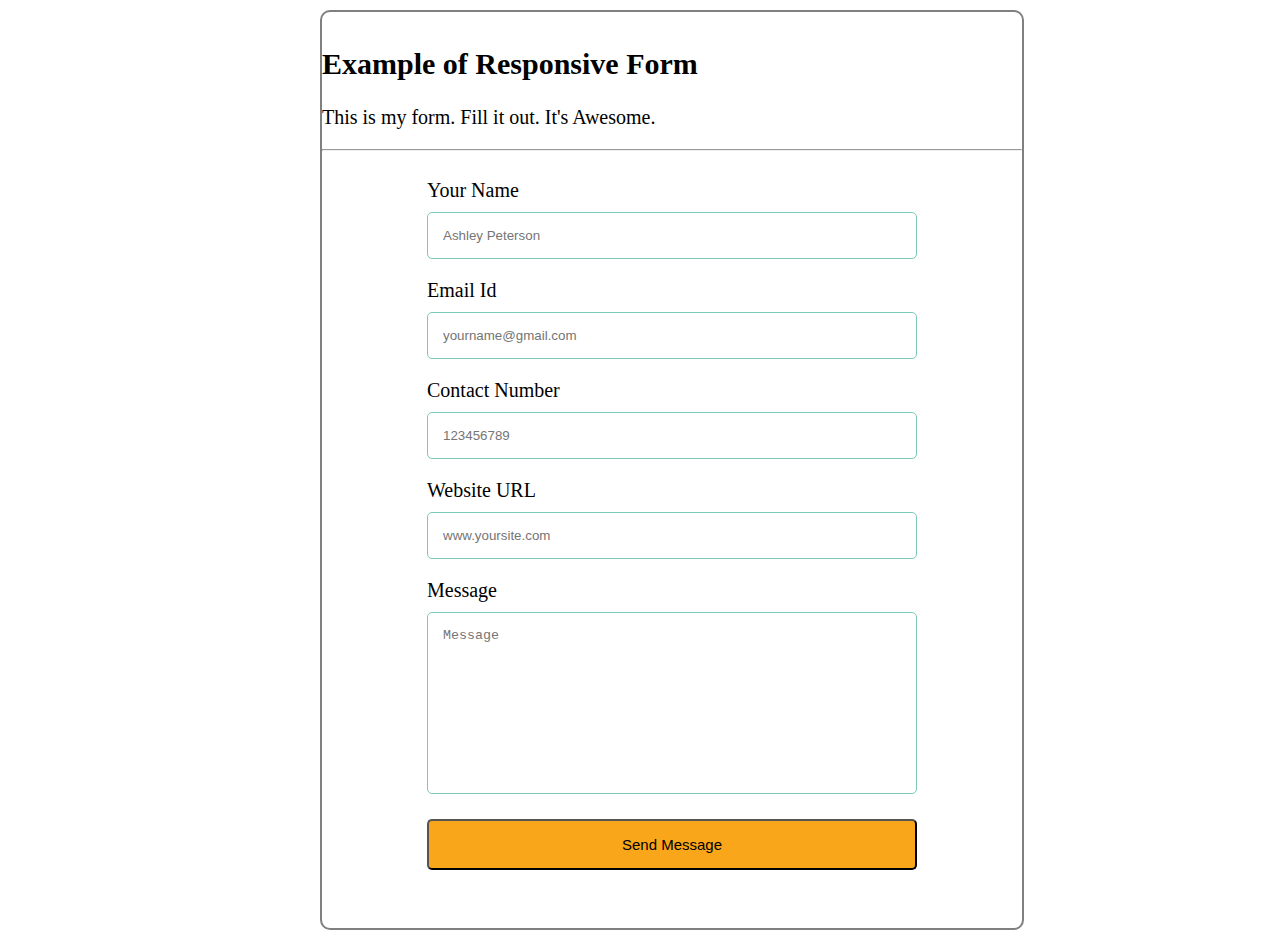
<file: app/html5up-verti/Download_responsive_form/resform.html>
<!DOCTYPE html> 
<html>
<head>
	<title>FormGet Responsive Form</title>
	<!-----Including CSS for different screen sizes----->
	<link rel="stylesheet" type="text/css" href="responsiveform.css">
	<link rel="stylesheet" media="screen and (max-width: 1200px) and (min-width: 601px)" href="responsiveform1.css" />
	<link rel="stylesheet" media="screen and (max-width: 600px) and (min-width: 351px)" href="responsiveform2.css" />
	<link rel="stylesheet" media="screen and (max-width: 350px)" href="responsiveform3.css" />
</head>
<body>
<div id="envelope">
<header>
    <h2>Example of Responsive Form</h2>
    <p>This is my form. Fill it out. It's Awesome.</p>
</header>
<hr>
<form action="" method="post">  
	<label>Your Name </label>
	<input type="text" name="name" placeholder="Ashley Peterson" width="100px;">
	<label>Email Id </label>
	<input type="text" name="email" placeholder="yourname@gmail.com">		
	<label>  Contact Number </label>
	<input type="text" name="contact" placeholder="123456789">	
	<label>  Website URL </label>
	<input type="text" name="website" placeholder="www.yoursite.com">
	<label>  Message </label>
	<textarea name="message" rows="10" cols="15" placeholder="Message"></textarea>
	<input type="submit" value="Send Message" id="submit">		
</form>
</div>
</body>
</html>
</file>
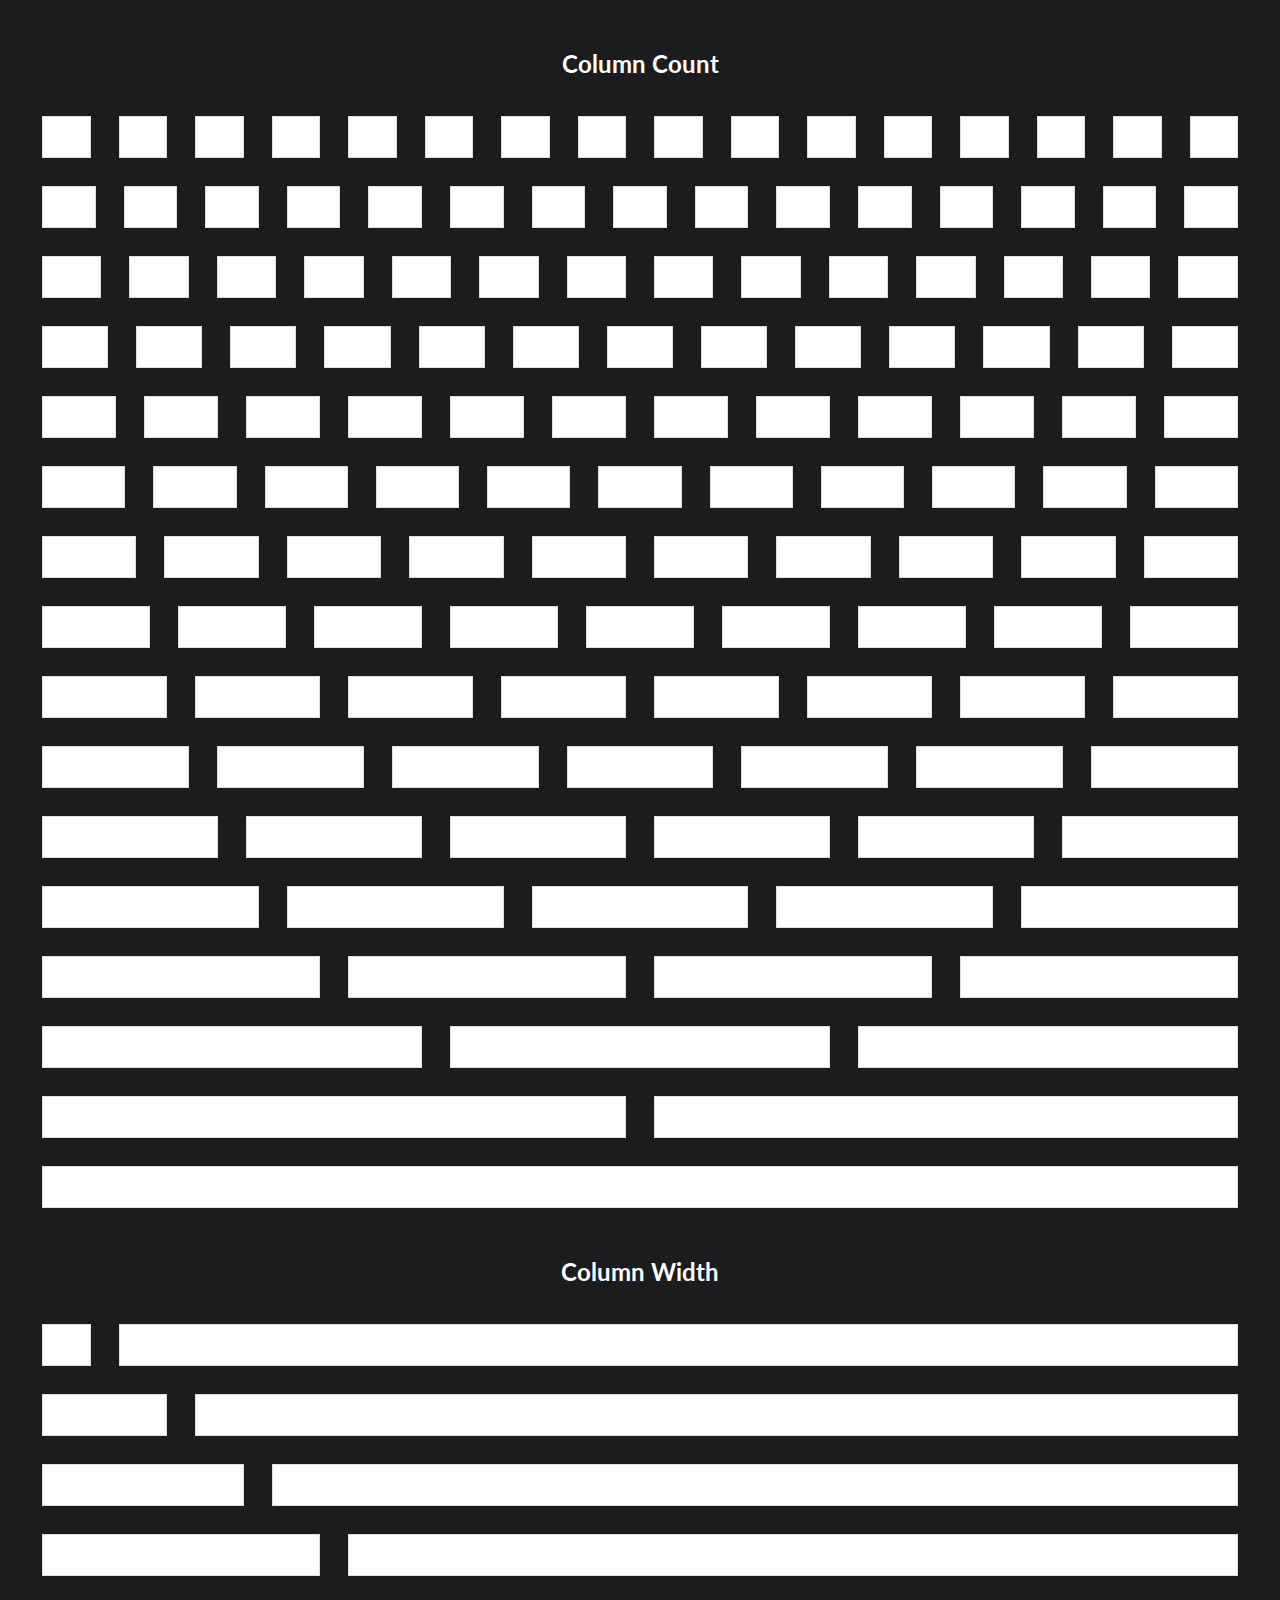
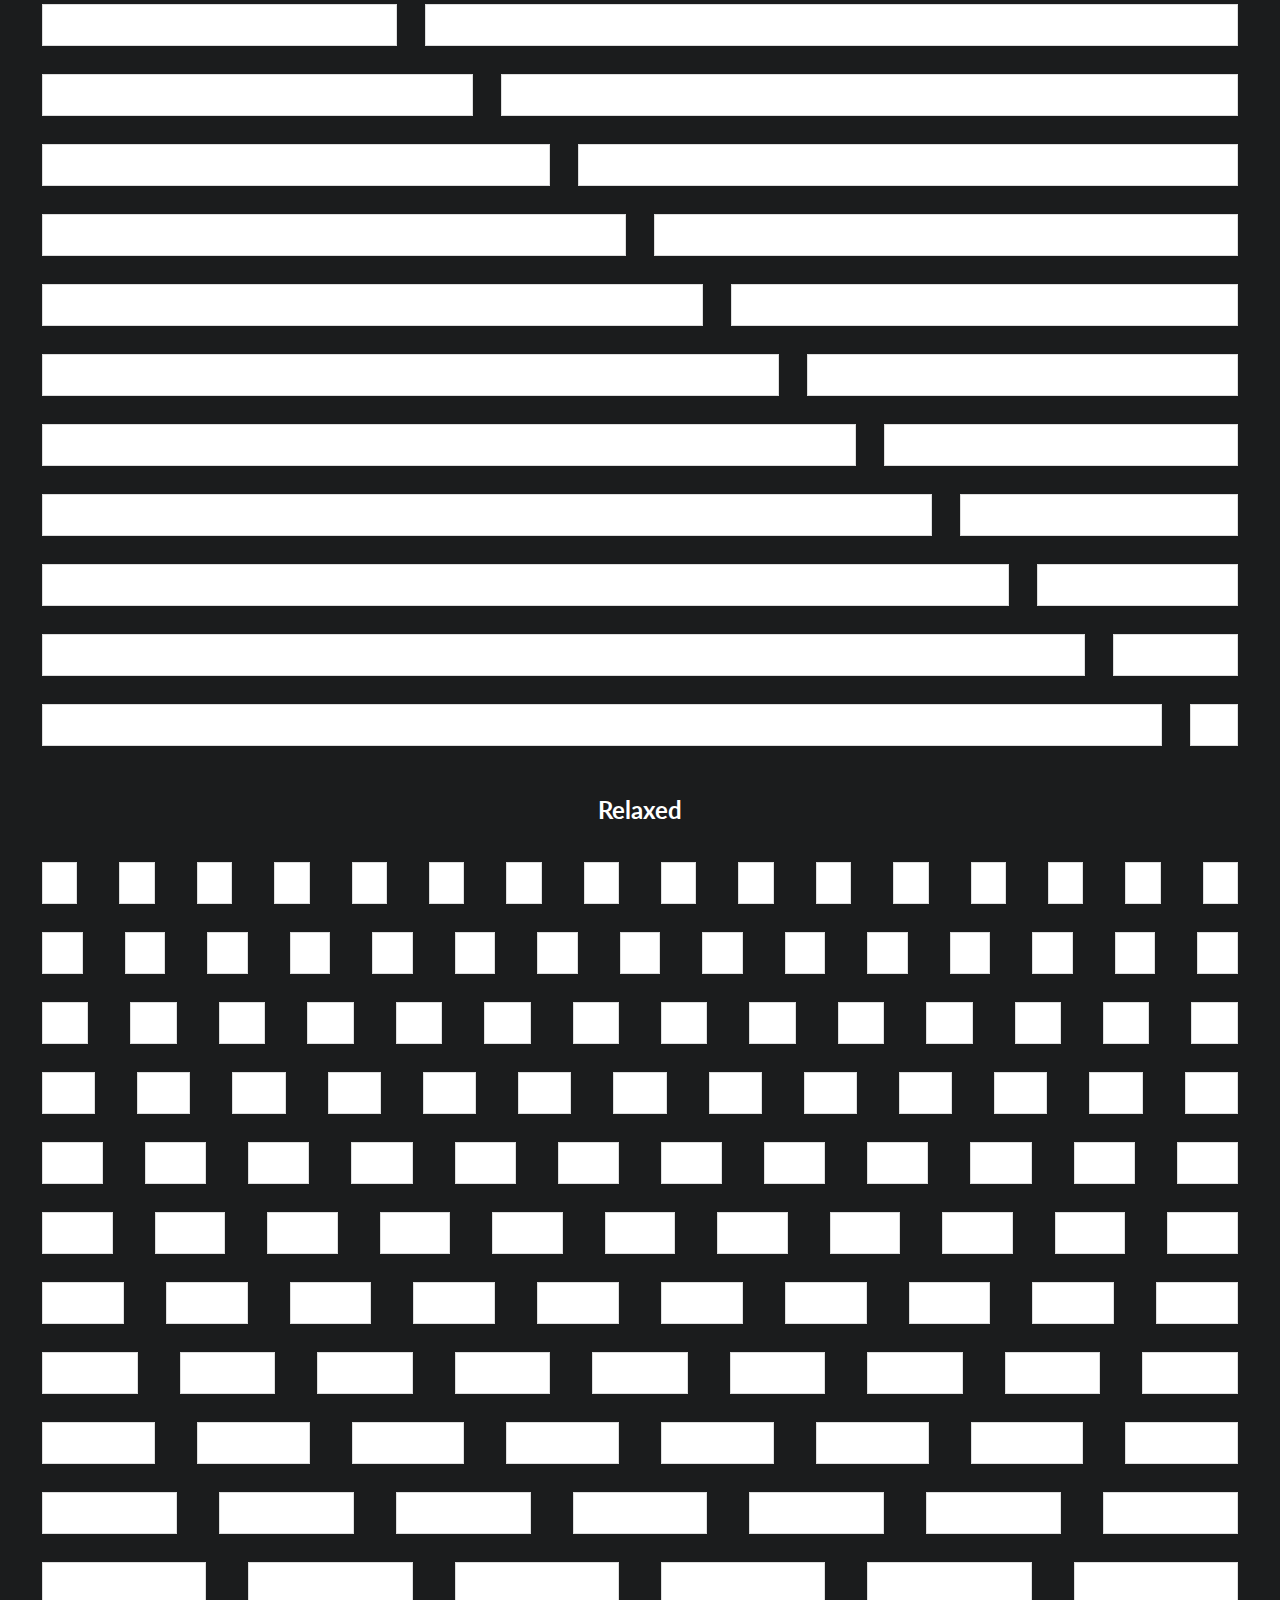
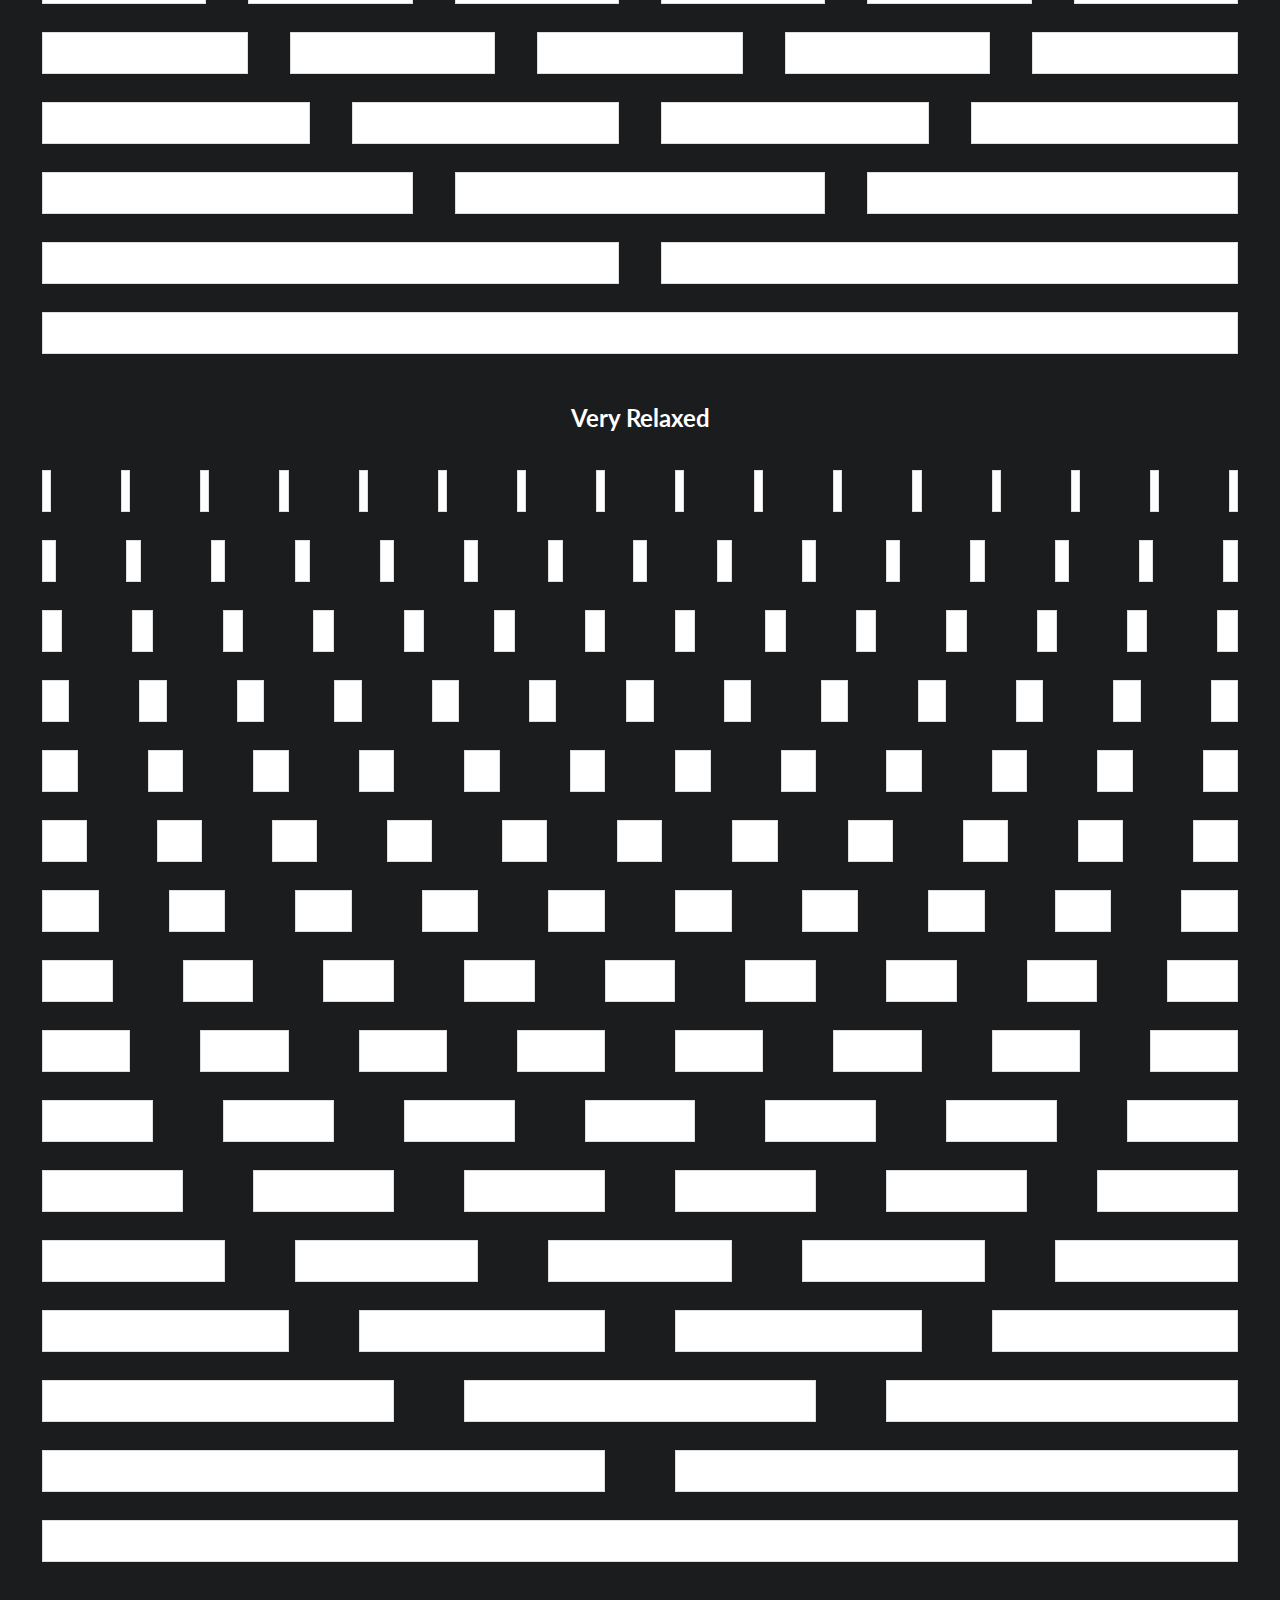
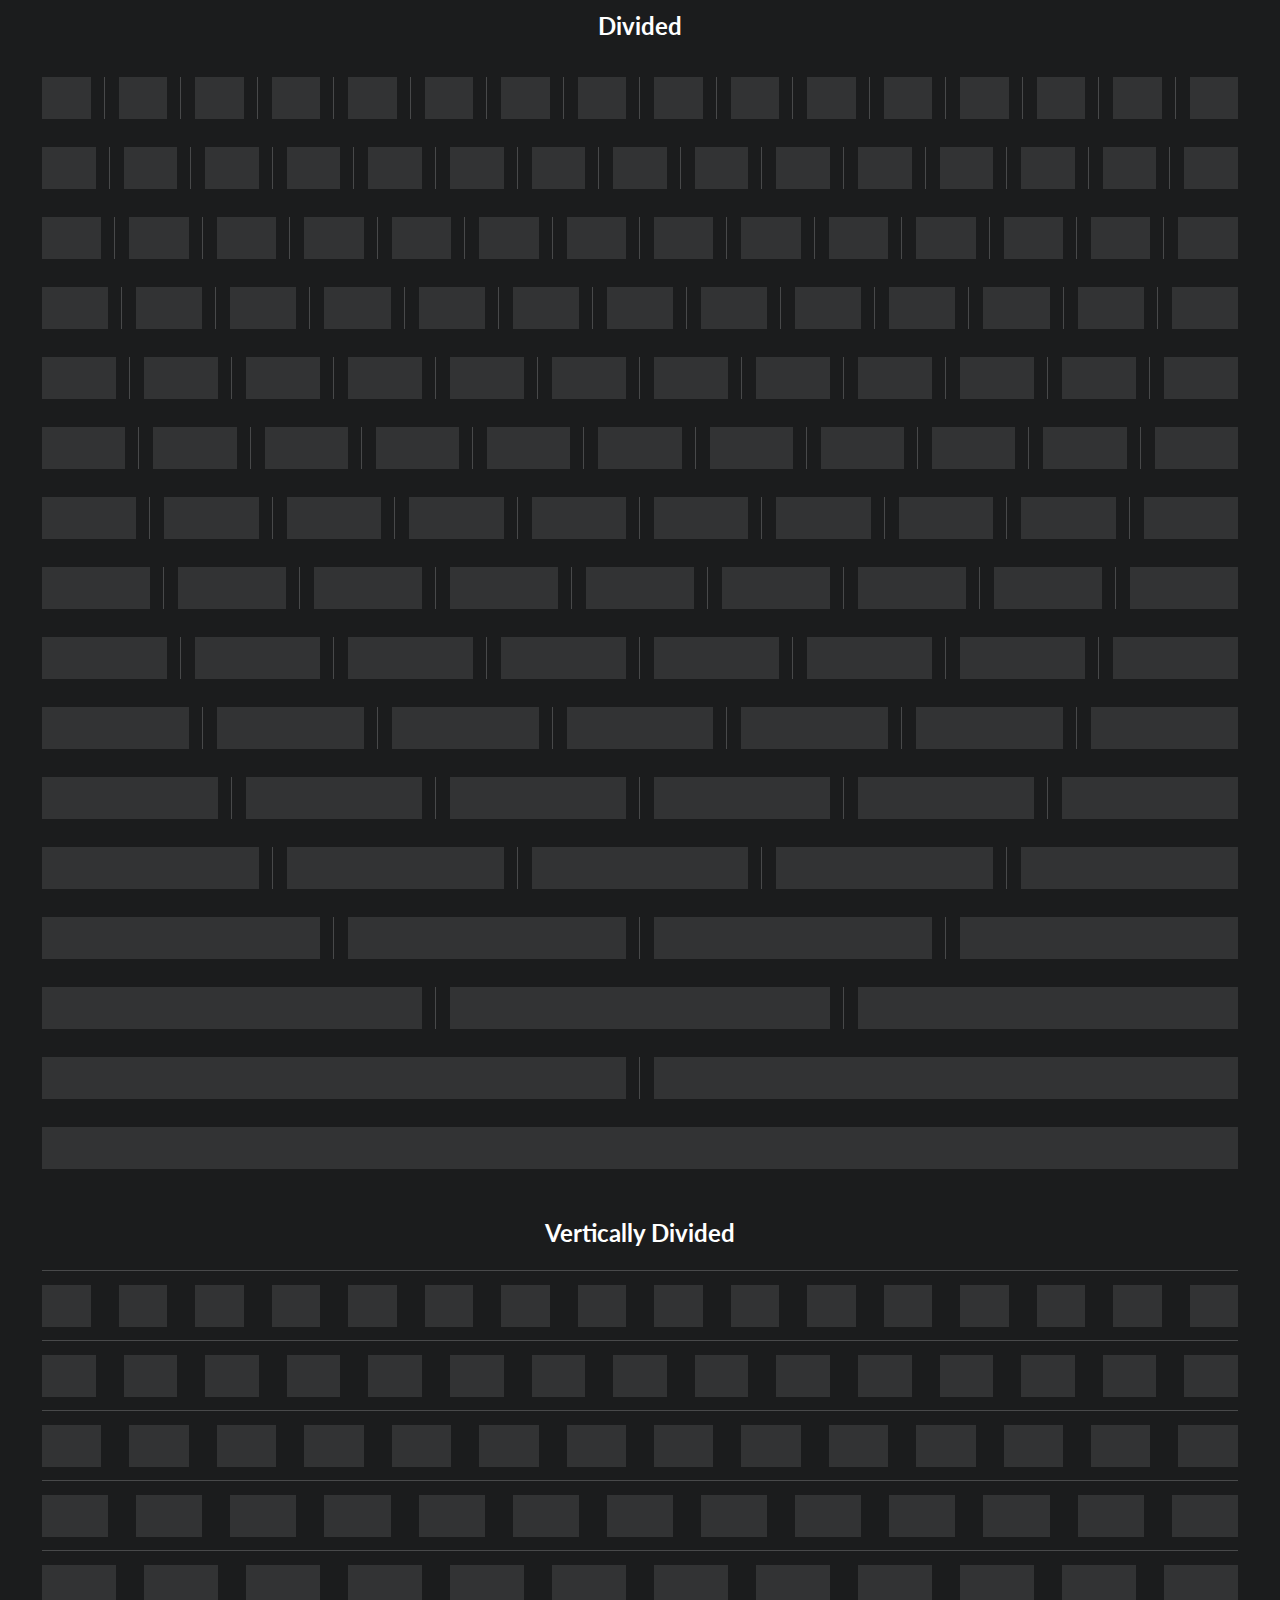
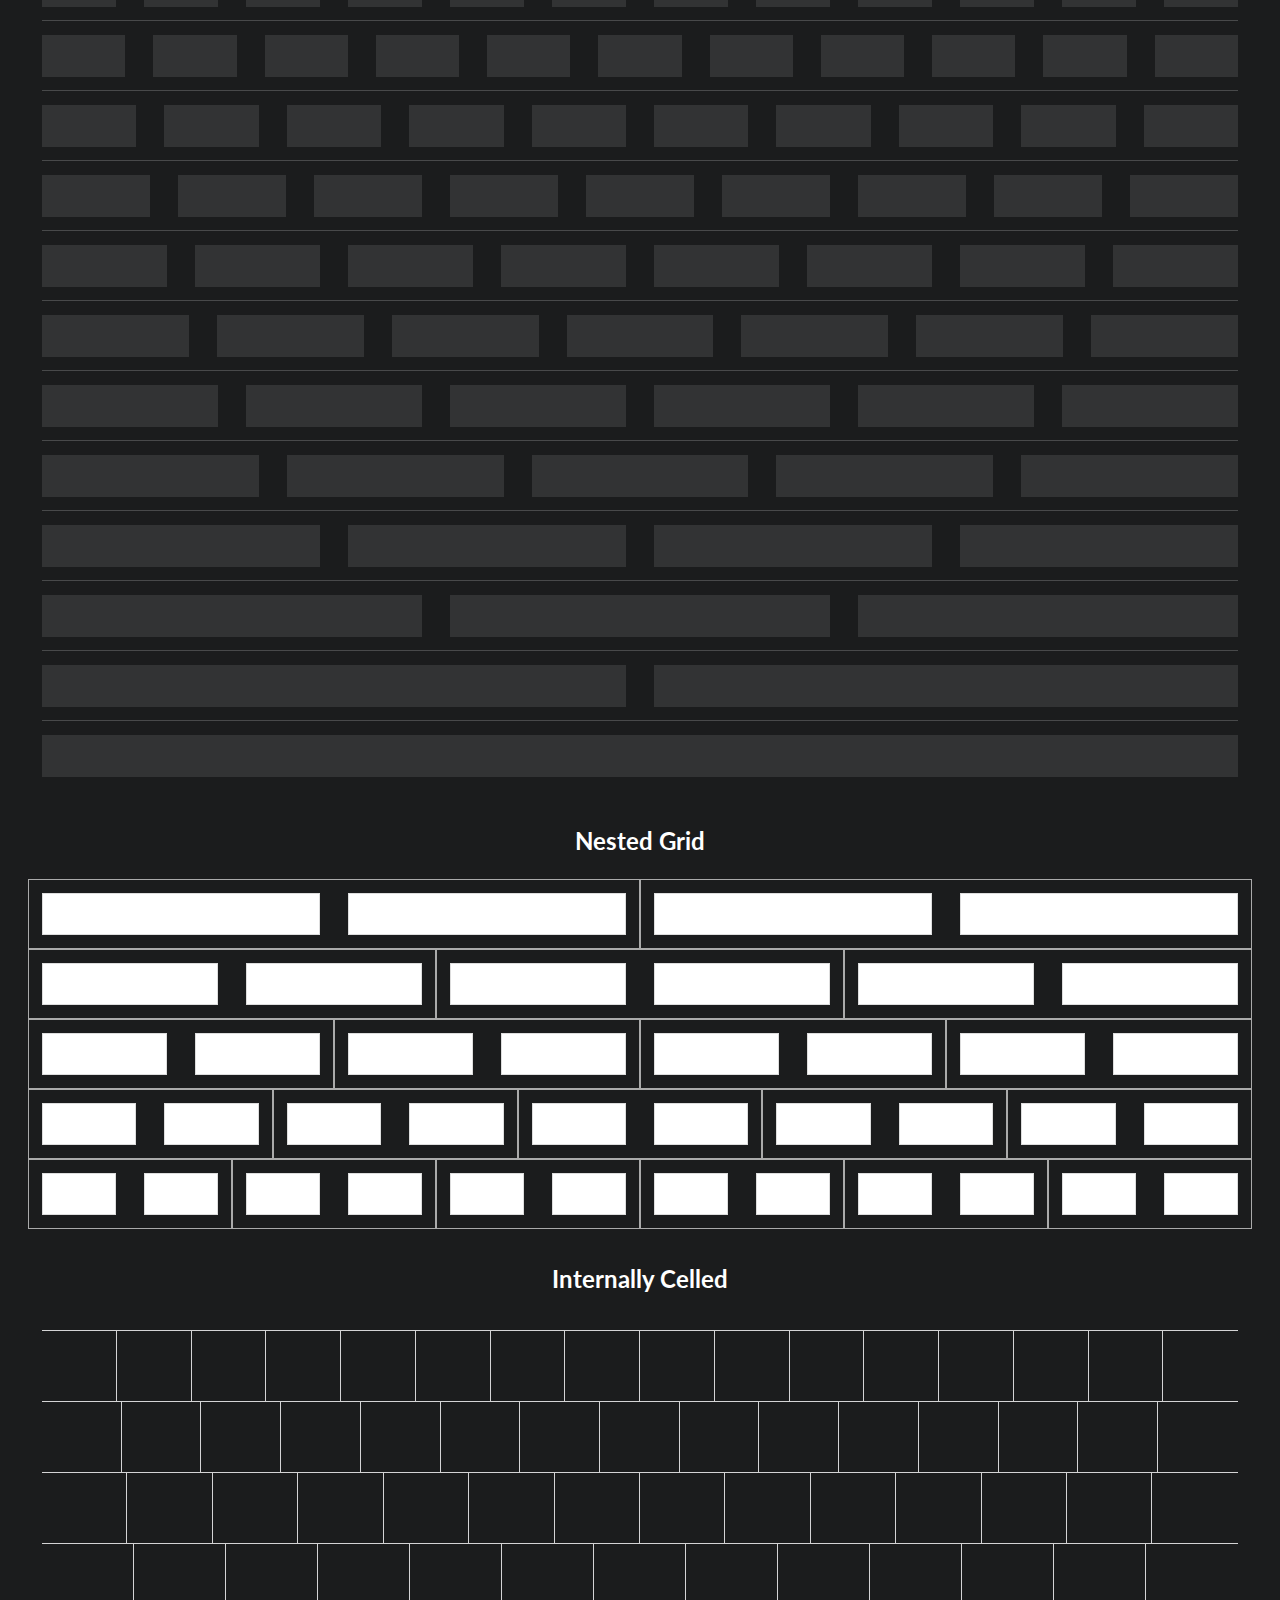
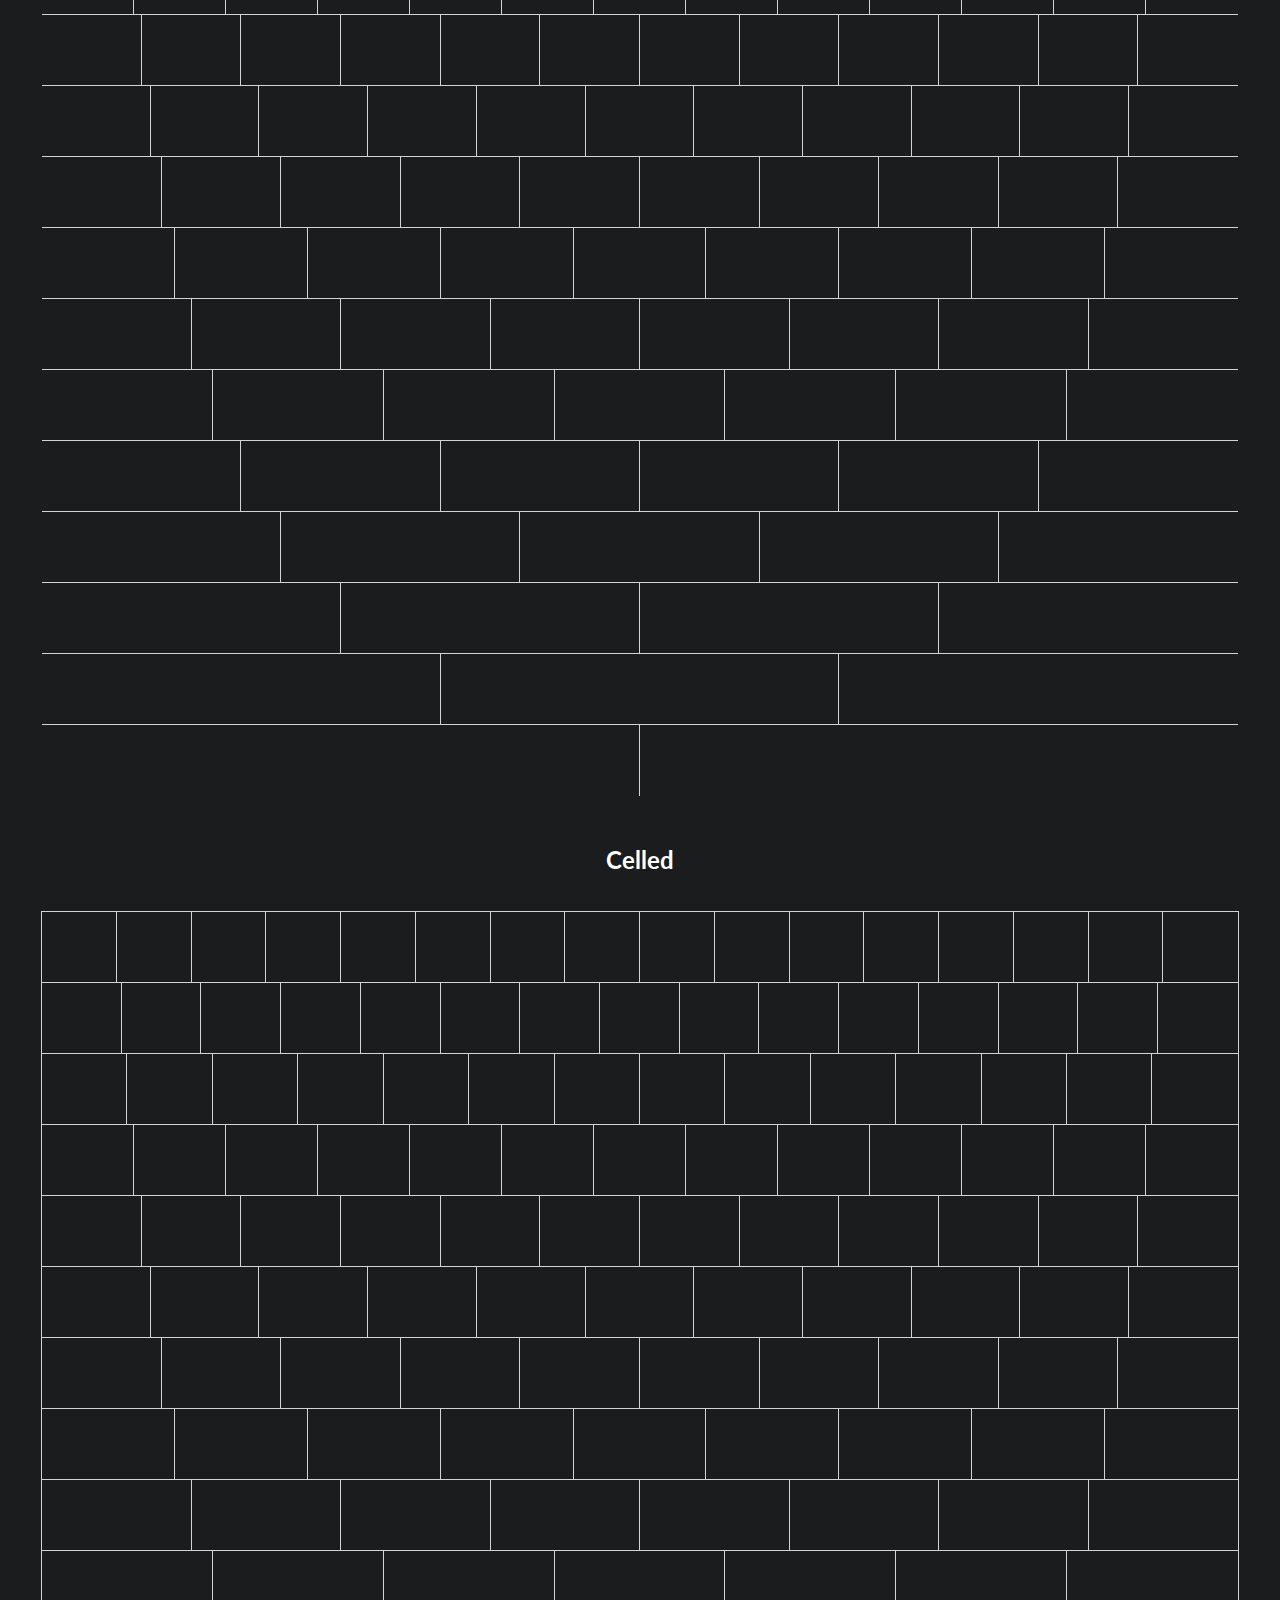
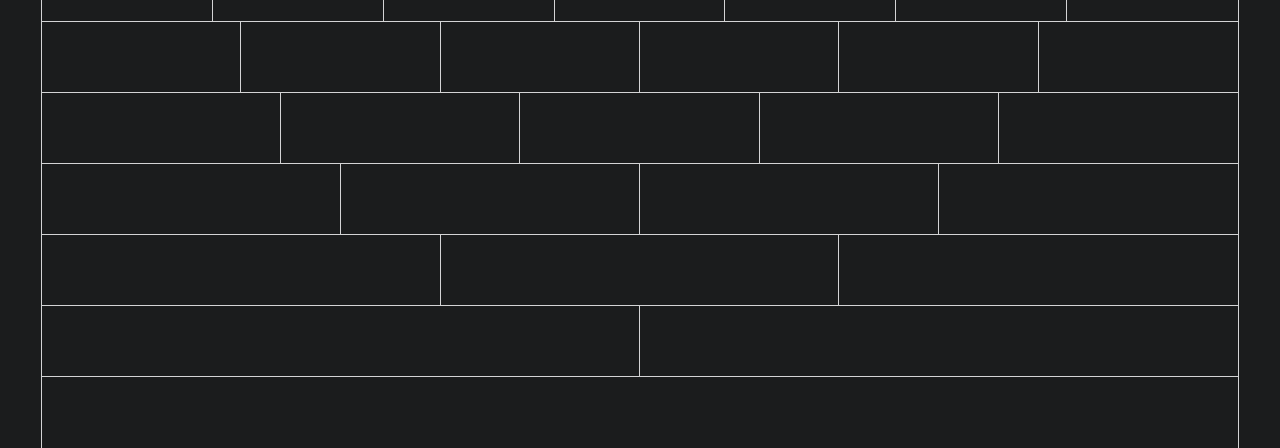
<file: app/semantic_ui/examples/grid.html>
<!DOCTYPE html>
<html>
<head>
  <!-- Standard Meta -->
  <meta charset="utf-8" />
  <meta http-equiv="X-UA-Compatible" content="IE=edge,chrome=1" />
  <meta name="viewport" content="width=device-width, initial-scale=1.0, maximum-scale=1.0">

  <!-- Site Properities -->
  <title>Grid - Semantic</title>

  <link rel="stylesheet" type="text/css" href="../dist/semantic.css">
  <link rel="stylesheet" type="text/css" href="grid.css">

  <script src="http://cdnjs.cloudflare.com/ajax/libs/jquery/2.0.3/jquery.js"></script>
  <script src="../dist/semantic.js"></script>
</head>
<body id="grid">
  <h2 class="ui center aligned inverted header">Column Count</h2>

  <div class="shaded examples">

  <div class="ui grid">
    <div class="sixteen column row">
      <div class="column"></div>
      <div class="column"></div>
      <div class="column"></div>
      <div class="column"></div>
      <div class="column"></div>
      <div class="column"></div>
      <div class="column"></div>
      <div class="column"></div>
      <div class="column"></div>
      <div class="column"></div>
      <div class="column"></div>
      <div class="column"></div>
      <div class="column"></div>
      <div class="column"></div>
      <div class="column"></div>
      <div class="column"></div>
    </div>
    <div class="fifteen column row">
      <div class="column"></div>
      <div class="column"></div>
      <div class="column"></div>
      <div class="column"></div>
      <div class="column"></div>
      <div class="column"></div>
      <div class="column"></div>
      <div class="column"></div>
      <div class="column"></div>
      <div class="column"></div>
      <div class="column"></div>
      <div class="column"></div>
      <div class="column"></div>
      <div class="column"></div>
      <div class="column"></div>
    </div>
    <div class="fourteen column row">
      <div class="column"></div>
      <div class="column"></div>
      <div class="column"></div>
      <div class="column"></div>
      <div class="column"></div>
      <div class="column"></div>
      <div class="column"></div>
      <div class="column"></div>
      <div class="column"></div>
      <div class="column"></div>
      <div class="column"></div>
      <div class="column"></div>
      <div class="column"></div>
      <div class="column"></div>
    </div>
    <div class="thirteen column row">
      <div class="column"></div>
      <div class="column"></div>
      <div class="column"></div>
      <div class="column"></div>
      <div class="column"></div>
      <div class="column"></div>
      <div class="column"></div>
      <div class="column"></div>
      <div class="column"></div>
      <div class="column"></div>
      <div class="column"></div>
      <div class="column"></div>
      <div class="column"></div>
    </div>
    <div class="twelve column row">
      <div class="column"></div>
      <div class="column"></div>
      <div class="column"></div>
      <div class="column"></div>
      <div class="column"></div>
      <div class="column"></div>
      <div class="column"></div>
      <div class="column"></div>
      <div class="column"></div>
      <div class="column"></div>
      <div class="column"></div>
      <div class="column"></div>
    </div>
    <div class="eleven column row">
      <div class="column"></div>
      <div class="column"></div>
      <div class="column"></div>
      <div class="column"></div>
      <div class="column"></div>
      <div class="column"></div>
      <div class="column"></div>
      <div class="column"></div>
      <div class="column"></div>
      <div class="column"></div>
      <div class="column"></div>
    </div>
    <div class="ten column row">
      <div class="column"></div>
      <div class="column"></div>
      <div class="column"></div>
      <div class="column"></div>
      <div class="column"></div>
      <div class="column"></div>
      <div class="column"></div>
      <div class="column"></div>
      <div class="column"></div>
      <div class="column"></div>
    </div>
    <div class="nine column row">
      <div class="column"></div>
      <div class="column"></div>
      <div class="column"></div>
      <div class="column"></div>
      <div class="column"></div>
      <div class="column"></div>
      <div class="column"></div>
      <div class="column"></div>
      <div class="column"></div>
    </div>
    <div class="eight column row">
      <div class="column"></div>
      <div class="column"></div>
      <div class="column"></div>
      <div class="column"></div>
      <div class="column"></div>
      <div class="column"></div>
      <div class="column"></div>
      <div class="column"></div>
    </div>
    <div class="seven column row">
      <div class="column"></div>
      <div class="column"></div>
      <div class="column"></div>
      <div class="column"></div>
      <div class="column"></div>
      <div class="column"></div>
      <div class="column"></div>
    </div>
    <div class="six column row">
      <div class="column"></div>
      <div class="column"></div>
      <div class="column"></div>
      <div class="column"></div>
      <div class="column"></div>
      <div class="column"></div>
    </div>
    <div class="five column row">
      <div class="column"></div>
      <div class="column"></div>
      <div class="column"></div>
      <div class="column"></div>
      <div class="column"></div>
    </div>
    <div class="four column row">
      <div class="column"></div>
      <div class="column"></div>
      <div class="column"></div>
      <div class="column"></div>
    </div>
    <div class="three column row">
      <div class="column"></div>
      <div class="column"></div>
      <div class="column"></div>
    </div>
    <div class="two column row">
      <div class="column"></div>
      <div class="column"></div>
    </div>
    <div class="one column row">
      <div class="column"></div>
    </div>
  </div>

  <h2 class="ui center aligned inverted header">Column Width</h2>
  <div class="ui grid">
    <div class="row">
      <div class="one wide column"></div>
      <div class="fifteen wide column"></div>
    </div>
    <div class="row">
      <div class="two wide column"></div>
      <div class="fourteen wide column"></div>
    </div>
    <div class="row">
      <div class="three wide column"></div>
      <div class="thirteen wide column"></div>
    </div>
    <div class="row">
      <div class="four wide column"></div>
      <div class="twelve wide column"></div>
    </div>
    <div class="row">
      <div class="five wide column"></div>
      <div class="eleven wide column"></div>
    </div>
    <div class="row">
      <div class="six wide column"></div>
      <div class="ten wide column"></div>
    </div>
    <div class="row">
      <div class="seven wide column"></div>
      <div class="nine wide column"></div>
    </div>
    <div class="row">
      <div class="eight wide column"></div>
      <div class="eight wide column"></div>
    </div>
    <div class="row">
      <div class="nine wide column"></div>
      <div class="seven wide column"></div>
    </div>
    <div class="row">
      <div class="ten wide column"></div>
      <div class="six wide column"></div>
    </div>
    <div class="row">
      <div class="eleven wide column"></div>
      <div class="five wide column"></div>
    </div>
    <div class="row">
      <div class="twelve wide column"></div>
      <div class="four wide column"></div>
    </div>
    <div class="row">
      <div class="thirteen wide column"></div>
      <div class="three wide column"></div>
    </div>
    <div class="row">
      <div class="fourteen wide column"></div>
      <div class="two wide column"></div>
    </div>
    <div class="row">
      <div class="fifteen wide column"></div>
      <div class="one wide column"></div>
    </div>
  </div>

  <h2 class="ui center aligned inverted header">Relaxed</h2>

  <div class="ui relaxed grid">
    <div class="sixteen column row">
      <div class="column"></div>
      <div class="column"></div>
      <div class="column"></div>
      <div class="column"></div>
      <div class="column"></div>
      <div class="column"></div>
      <div class="column"></div>
      <div class="column"></div>
      <div class="column"></div>
      <div class="column"></div>
      <div class="column"></div>
      <div class="column"></div>
      <div class="column"></div>
      <div class="column"></div>
      <div class="column"></div>
      <div class="column"></div>
    </div>
    <div class="fifteen column row">
      <div class="column"></div>
      <div class="column"></div>
      <div class="column"></div>
      <div class="column"></div>
      <div class="column"></div>
      <div class="column"></div>
      <div class="column"></div>
      <div class="column"></div>
      <div class="column"></div>
      <div class="column"></div>
      <div class="column"></div>
      <div class="column"></div>
      <div class="column"></div>
      <div class="column"></div>
      <div class="column"></div>
    </div>
    <div class="fourteen column row">
      <div class="column"></div>
      <div class="column"></div>
      <div class="column"></div>
      <div class="column"></div>
      <div class="column"></div>
      <div class="column"></div>
      <div class="column"></div>
      <div class="column"></div>
      <div class="column"></div>
      <div class="column"></div>
      <div class="column"></div>
      <div class="column"></div>
      <div class="column"></div>
      <div class="column"></div>
    </div>
    <div class="thirteen column row">
      <div class="column"></div>
      <div class="column"></div>
      <div class="column"></div>
      <div class="column"></div>
      <div class="column"></div>
      <div class="column"></div>
      <div class="column"></div>
      <div class="column"></div>
      <div class="column"></div>
      <div class="column"></div>
      <div class="column"></div>
      <div class="column"></div>
      <div class="column"></div>
    </div>
    <div class="twelve column row">
      <div class="column"></div>
      <div class="column"></div>
      <div class="column"></div>
      <div class="column"></div>
      <div class="column"></div>
      <div class="column"></div>
      <div class="column"></div>
      <div class="column"></div>
      <div class="column"></div>
      <div class="column"></div>
      <div class="column"></div>
      <div class="column"></div>
    </div>
    <div class="eleven column row">
      <div class="column"></div>
      <div class="column"></div>
      <div class="column"></div>
      <div class="column"></div>
      <div class="column"></div>
      <div class="column"></div>
      <div class="column"></div>
      <div class="column"></div>
      <div class="column"></div>
      <div class="column"></div>
      <div class="column"></div>
    </div>
    <div class="ten column row">
      <div class="column"></div>
      <div class="column"></div>
      <div class="column"></div>
      <div class="column"></div>
      <div class="column"></div>
      <div class="column"></div>
      <div class="column"></div>
      <div class="column"></div>
      <div class="column"></div>
      <div class="column"></div>
    </div>
    <div class="nine column row">
      <div class="column"></div>
      <div class="column"></div>
      <div class="column"></div>
      <div class="column"></div>
      <div class="column"></div>
      <div class="column"></div>
      <div class="column"></div>
      <div class="column"></div>
      <div class="column"></div>
    </div>
    <div class="eight column row">
      <div class="column"></div>
      <div class="column"></div>
      <div class="column"></div>
      <div class="column"></div>
      <div class="column"></div>
      <div class="column"></div>
      <div class="column"></div>
      <div class="column"></div>
    </div>
    <div class="seven column row">
      <div class="column"></div>
      <div class="column"></div>
      <div class="column"></div>
      <div class="column"></div>
      <div class="column"></div>
      <div class="column"></div>
      <div class="column"></div>
    </div>
    <div class="six column row">
      <div class="column"></div>
      <div class="column"></div>
      <div class="column"></div>
      <div class="column"></div>
      <div class="column"></div>
      <div class="column"></div>
    </div>
    <div class="five column row">
      <div class="column"></div>
      <div class="column"></div>
      <div class="column"></div>
      <div class="column"></div>
      <div class="column"></div>
    </div>
    <div class="four column row">
      <div class="column"></div>
      <div class="column"></div>
      <div class="column"></div>
      <div class="column"></div>
    </div>
    <div class="three column row">
      <div class="column"></div>
      <div class="column"></div>
      <div class="column"></div>
    </div>
    <div class="two column row">
      <div class="column"></div>
      <div class="column"></div>
    </div>
    <div class="one column row">
      <div class="column"></div>
    </div>
  </div>

  <h2 class="ui center aligned inverted header">Very Relaxed</h2>

  <div class="ui very relaxed grid">
    <div class="sixteen column row">
      <div class="column"></div>
      <div class="column"></div>
      <div class="column"></div>
      <div class="column"></div>
      <div class="column"></div>
      <div class="column"></div>
      <div class="column"></div>
      <div class="column"></div>
      <div class="column"></div>
      <div class="column"></div>
      <div class="column"></div>
      <div class="column"></div>
      <div class="column"></div>
      <div class="column"></div>
      <div class="column"></div>
      <div class="column"></div>
    </div>
    <div class="fifteen column row">
      <div class="column"></div>
      <div class="column"></div>
      <div class="column"></div>
      <div class="column"></div>
      <div class="column"></div>
      <div class="column"></div>
      <div class="column"></div>
      <div class="column"></div>
      <div class="column"></div>
      <div class="column"></div>
      <div class="column"></div>
      <div class="column"></div>
      <div class="column"></div>
      <div class="column"></div>
      <div class="column"></div>
    </div>
    <div class="fourteen column row">
      <div class="column"></div>
      <div class="column"></div>
      <div class="column"></div>
      <div class="column"></div>
      <div class="column"></div>
      <div class="column"></div>
      <div class="column"></div>
      <div class="column"></div>
      <div class="column"></div>
      <div class="column"></div>
      <div class="column"></div>
      <div class="column"></div>
      <div class="column"></div>
      <div class="column"></div>
    </div>
    <div class="thirteen column row">
      <div class="column"></div>
      <div class="column"></div>
      <div class="column"></div>
      <div class="column"></div>
      <div class="column"></div>
      <div class="column"></div>
      <div class="column"></div>
      <div class="column"></div>
      <div class="column"></div>
      <div class="column"></div>
      <div class="column"></div>
      <div class="column"></div>
      <div class="column"></div>
    </div>
    <div class="twelve column row">
      <div class="column"></div>
      <div class="column"></div>
      <div class="column"></div>
      <div class="column"></div>
      <div class="column"></div>
      <div class="column"></div>
      <div class="column"></div>
      <div class="column"></div>
      <div class="column"></div>
      <div class="column"></div>
      <div class="column"></div>
      <div class="column"></div>
    </div>
    <div class="eleven column row">
      <div class="column"></div>
      <div class="column"></div>
      <div class="column"></div>
      <div class="column"></div>
      <div class="column"></div>
      <div class="column"></div>
      <div class="column"></div>
      <div class="column"></div>
      <div class="column"></div>
      <div class="column"></div>
      <div class="column"></div>
    </div>
    <div class="ten column row">
      <div class="column"></div>
      <div class="column"></div>
      <div class="column"></div>
      <div class="column"></div>
      <div class="column"></div>
      <div class="column"></div>
      <div class="column"></div>
      <div class="column"></div>
      <div class="column"></div>
      <div class="column"></div>
    </div>
    <div class="nine column row">
      <div class="column"></div>
      <div class="column"></div>
      <div class="column"></div>
      <div class="column"></div>
      <div class="column"></div>
      <div class="column"></div>
      <div class="column"></div>
      <div class="column"></div>
      <div class="column"></div>
    </div>
    <div class="eight column row">
      <div class="column"></div>
      <div class="column"></div>
      <div class="column"></div>
      <div class="column"></div>
      <div class="column"></div>
      <div class="column"></div>
      <div class="column"></div>
      <div class="column"></div>
    </div>
    <div class="seven column row">
      <div class="column"></div>
      <div class="column"></div>
      <div class="column"></div>
      <div class="column"></div>
      <div class="column"></div>
      <div class="column"></div>
      <div class="column"></div>
    </div>
    <div class="six column row">
      <div class="column"></div>
      <div class="column"></div>
      <div class="column"></div>
      <div class="column"></div>
      <div class="column"></div>
      <div class="column"></div>
    </div>
    <div class="five column row">
      <div class="column"></div>
      <div class="column"></div>
      <div class="column"></div>
      <div class="column"></div>
      <div class="column"></div>
    </div>
    <div class="four column row">
      <div class="column"></div>
      <div class="column"></div>
      <div class="column"></div>
      <div class="column"></div>
    </div>
    <div class="three column row">
      <div class="column"></div>
      <div class="column"></div>
      <div class="column"></div>
    </div>
    <div class="two column row">
      <div class="column"></div>
      <div class="column"></div>
    </div>
    <div class="one column row">
      <div class="column"></div>
    </div>
  </div>

  </div>

  <div class="divided examples">
  <h2 class="ui inverted center aligned header">Divided</h2>

  <div class="ui inverted divided grid">
    <div class="sixteen column row">
      <div class="column"></div>
      <div class="column"></div>
      <div class="column"></div>
      <div class="column"></div>
      <div class="column"></div>
      <div class="column"></div>
      <div class="column"></div>
      <div class="column"></div>
      <div class="column"></div>
      <div class="column"></div>
      <div class="column"></div>
      <div class="column"></div>
      <div class="column"></div>
      <div class="column"></div>
      <div class="column"></div>
      <div class="column"></div>
    </div>
    <div class="fifteen column row">
      <div class="column"></div>
      <div class="column"></div>
      <div class="column"></div>
      <div class="column"></div>
      <div class="column"></div>
      <div class="column"></div>
      <div class="column"></div>
      <div class="column"></div>
      <div class="column"></div>
      <div class="column"></div>
      <div class="column"></div>
      <div class="column"></div>
      <div class="column"></div>
      <div class="column"></div>
      <div class="column"></div>
    </div>
    <div class="fourteen column row">
      <div class="column"></div>
      <div class="column"></div>
      <div class="column"></div>
      <div class="column"></div>
      <div class="column"></div>
      <div class="column"></div>
      <div class="column"></div>
      <div class="column"></div>
      <div class="column"></div>
      <div class="column"></div>
      <div class="column"></div>
      <div class="column"></div>
      <div class="column"></div>
      <div class="column"></div>
    </div>
    <div class="thirteen column row">
      <div class="column"></div>
      <div class="column"></div>
      <div class="column"></div>
      <div class="column"></div>
      <div class="column"></div>
      <div class="column"></div>
      <div class="column"></div>
      <div class="column"></div>
      <div class="column"></div>
      <div class="column"></div>
      <div class="column"></div>
      <div class="column"></div>
      <div class="column"></div>
    </div>
    <div class="twelve column row">
      <div class="column"></div>
      <div class="column"></div>
      <div class="column"></div>
      <div class="column"></div>
      <div class="column"></div>
      <div class="column"></div>
      <div class="column"></div>
      <div class="column"></div>
      <div class="column"></div>
      <div class="column"></div>
      <div class="column"></div>
      <div class="column"></div>
    </div>
    <div class="eleven column row">
      <div class="column"></div>
      <div class="column"></div>
      <div class="column"></div>
      <div class="column"></div>
      <div class="column"></div>
      <div class="column"></div>
      <div class="column"></div>
      <div class="column"></div>
      <div class="column"></div>
      <div class="column"></div>
      <div class="column"></div>
    </div>
    <div class="ten column row">
      <div class="column"></div>
      <div class="column"></div>
      <div class="column"></div>
      <div class="column"></div>
      <div class="column"></div>
      <div class="column"></div>
      <div class="column"></div>
      <div class="column"></div>
      <div class="column"></div>
      <div class="column"></div>
    </div>
    <div class="nine column row">
      <div class="column"></div>
      <div class="column"></div>
      <div class="column"></div>
      <div class="column"></div>
      <div class="column"></div>
      <div class="column"></div>
      <div class="column"></div>
      <div class="column"></div>
      <div class="column"></div>
    </div>
    <div class="eight column row">
      <div class="column"></div>
      <div class="column"></div>
      <div class="column"></div>
      <div class="column"></div>
      <div class="column"></div>
      <div class="column"></div>
      <div class="column"></div>
      <div class="column"></div>
    </div>
    <div class="seven column row">
      <div class="column"></div>
      <div class="column"></div>
      <div class="column"></div>
      <div class="column"></div>
      <div class="column"></div>
      <div class="column"></div>
      <div class="column"></div>
    </div>
    <div class="six column row">
      <div class="column"></div>
      <div class="column"></div>
      <div class="column"></div>
      <div class="column"></div>
      <div class="column"></div>
      <div class="column"></div>
    </div>
    <div class="five column row">
      <div class="column"></div>
      <div class="column"></div>
      <div class="column"></div>
      <div class="column"></div>
      <div class="column"></div>
    </div>
    <div class="four column row">
      <div class="column"></div>
      <div class="column"></div>
      <div class="column"></div>
      <div class="column"></div>
    </div>
    <div class="three column row">
      <div class="column"></div>
      <div class="column"></div>
      <div class="column"></div>
    </div>
    <div class="two column row">
      <div class="column"></div>
      <div class="column"></div>
    </div>
    <div class="one column row">
      <div class="column"></div>
    </div>
  </div>

  <h2 class="ui inverted center aligned header">Vertically Divided</h2>
  <div class="ui inverted vertically divided grid">
    <div class="sixteen column row">
      <div class="column"></div>
      <div class="column"></div>
      <div class="column"></div>
      <div class="column"></div>
      <div class="column"></div>
      <div class="column"></div>
      <div class="column"></div>
      <div class="column"></div>
      <div class="column"></div>
      <div class="column"></div>
      <div class="column"></div>
      <div class="column"></div>
      <div class="column"></div>
      <div class="column"></div>
      <div class="column"></div>
      <div class="column"></div>
    </div>
    <div class="fifteen column row">
      <div class="column"></div>
      <div class="column"></div>
      <div class="column"></div>
      <div class="column"></div>
      <div class="column"></div>
      <div class="column"></div>
      <div class="column"></div>
      <div class="column"></div>
      <div class="column"></div>
      <div class="column"></div>
      <div class="column"></div>
      <div class="column"></div>
      <div class="column"></div>
      <div class="column"></div>
      <div class="column"></div>
    </div>
    <div class="fourteen column row">
      <div class="column"></div>
      <div class="column"></div>
      <div class="column"></div>
      <div class="column"></div>
      <div class="column"></div>
      <div class="column"></div>
      <div class="column"></div>
      <div class="column"></div>
      <div class="column"></div>
      <div class="column"></div>
      <div class="column"></div>
      <div class="column"></div>
      <div class="column"></div>
      <div class="column"></div>
    </div>
    <div class="thirteen column row">
      <div class="column"></div>
      <div class="column"></div>
      <div class="column"></div>
      <div class="column"></div>
      <div class="column"></div>
      <div class="column"></div>
      <div class="column"></div>
      <div class="column"></div>
      <div class="column"></div>
      <div class="column"></div>
      <div class="column"></div>
      <div class="column"></div>
      <div class="column"></div>
    </div>
    <div class="twelve column row">
      <div class="column"></div>
      <div class="column"></div>
      <div class="column"></div>
      <div class="column"></div>
      <div class="column"></div>
      <div class="column"></div>
      <div class="column"></div>
      <div class="column"></div>
      <div class="column"></div>
      <div class="column"></div>
      <div class="column"></div>
      <div class="column"></div>
    </div>
    <div class="eleven column row">
      <div class="column"></div>
      <div class="column"></div>
      <div class="column"></div>
      <div class="column"></div>
      <div class="column"></div>
      <div class="column"></div>
      <div class="column"></div>
      <div class="column"></div>
      <div class="column"></div>
      <div class="column"></div>
      <div class="column"></div>
    </div>
    <div class="ten column row">
      <div class="column"></div>
      <div class="column"></div>
      <div class="column"></div>
      <div class="column"></div>
      <div class="column"></div>
      <div class="column"></div>
      <div class="column"></div>
      <div class="column"></div>
      <div class="column"></div>
      <div class="column"></div>
    </div>
    <div class="nine column row">
      <div class="column"></div>
      <div class="column"></div>
      <div class="column"></div>
      <div class="column"></div>
      <div class="column"></div>
      <div class="column"></div>
      <div class="column"></div>
      <div class="column"></div>
      <div class="column"></div>
    </div>
    <div class="eight column row">
      <div class="column"></div>
      <div class="column"></div>
      <div class="column"></div>
      <div class="column"></div>
      <div class="column"></div>
      <div class="column"></div>
      <div class="column"></div>
      <div class="column"></div>
    </div>
    <div class="seven column row">
      <div class="column"></div>
      <div class="column"></div>
      <div class="column"></div>
      <div class="column"></div>
      <div class="column"></div>
      <div class="column"></div>
      <div class="column"></div>
    </div>
    <div class="six column row">
      <div class="column"></div>
      <div class="column"></div>
      <div class="column"></div>
      <div class="column"></div>
      <div class="column"></div>
      <div class="column"></div>
    </div>
    <div class="five column row">
      <div class="column"></div>
      <div class="column"></div>
      <div class="column"></div>
      <div class="column"></div>
      <div class="column"></div>
    </div>
    <div class="four column row">
      <div class="column"></div>
      <div class="column"></div>
      <div class="column"></div>
      <div class="column"></div>
    </div>
    <div class="three column row">
      <div class="column"></div>
      <div class="column"></div>
      <div class="column"></div>
    </div>
    <div class="two column row">
      <div class="column"></div>
      <div class="column"></div>
    </div>
    <div class="one column row">
      <div class="column"></div>
    </div>
  </div>

  </div>
  <div class="nested examples">

  <h2 class="ui center aligned inverted header">Nested Grid</h2>
  <div class="ui grid">
    <div class="two column row">
      <div class="column">
        <div class="ui two column grid">
          <div class="column"></div>
          <div class="column"></div>
        </div>
      </div>
      <div class="column">
        <div class="ui two column grid">
          <div class="column"></div>
          <div class="column"></div>
        </div>
      </div>
    </div>
    <div class="three column row">
      <div class="column">
        <div class="ui two column grid">
          <div class="column"></div>
          <div class="column"></div>
        </div>
      </div>
      <div class="column">
        <div class="ui two column grid">
          <div class="column"></div>
          <div class="column"></div>
        </div>
      </div>
      <div class="column">
        <div class="ui two column grid">
          <div class="column"></div>
          <div class="column"></div>
        </div>
      </div>
    </div>
    <div class="four column row">
      <div class="column">
        <div class="ui two column grid">
          <div class="column"></div>
          <div class="column"></div>
        </div>
      </div>
      <div class="column">
        <div class="ui two column grid">
          <div class="column"></div>
          <div class="column"></div>
        </div>
      </div>
      <div class="column">
        <div class="ui two column grid">
          <div class="column"></div>
          <div class="column"></div>
        </div>
      </div>
      <div class="column">
        <div class="ui two column grid">
          <div class="column"></div>
          <div class="column"></div>
        </div>
      </div>
    </div>
    <div class="five column row">
      <div class="column">
        <div class="ui two column grid">
          <div class="column"></div>
          <div class="column"></div>
        </div>
      </div>
      <div class="column">
        <div class="ui two column grid">
          <div class="column"></div>
          <div class="column"></div>
        </div>
      </div>
      <div class="column">
        <div class="ui two column grid">
          <div class="column"></div>
          <div class="column"></div>
        </div>
      </div>
      <div class="column">
        <div class="ui two column grid">
          <div class="column"></div>
          <div class="column"></div>
        </div>
      </div>
      <div class="column">
        <div class="ui two column grid">
          <div class="column"></div>
          <div class="column"></div>
        </div>
      </div>
    </div>
    <div class="six column row">
      <div class="column">
        <div class="ui two column grid">
          <div class="column"></div>
          <div class="column"></div>
        </div>
      </div>
      <div class="column">
        <div class="ui two column grid">
          <div class="column"></div>
          <div class="column"></div>
        </div>
      </div>
      <div class="column">
        <div class="ui two column grid">
          <div class="column"></div>
          <div class="column"></div>
        </div>
      </div>
      <div class="column">
        <div class="ui two column grid">
          <div class="column"></div>
          <div class="column"></div>
        </div>
      </div>
      <div class="column">
        <div class="ui two column grid">
          <div class="column"></div>
          <div class="column"></div>
        </div>
      </div>
      <div class="column">
        <div class="ui two column grid">
          <div class="column"></div>
          <div class="column"></div>
        </div>
      </div>
    </div>
  </div>

  </div>

  <div class="simple examples">

  <h2 class="ui inverted center aligned header">Internally Celled</h2>

  <div class="ui internally celled grid">
    <div class="sixteen column row">
      <div class="column"></div>
      <div class="column"></div>
      <div class="column"></div>
      <div class="column"></div>
      <div class="column"></div>
      <div class="column"></div>
      <div class="column"></div>
      <div class="column"></div>
      <div class="column"></div>
      <div class="column"></div>
      <div class="column"></div>
      <div class="column"></div>
      <div class="column"></div>
      <div class="column"></div>
      <div class="column"></div>
      <div class="column"></div>
    </div>
    <div class="fifteen column row">
      <div class="column"></div>
      <div class="column"></div>
      <div class="column"></div>
      <div class="column"></div>
      <div class="column"></div>
      <div class="column"></div>
      <div class="column"></div>
      <div class="column"></div>
      <div class="column"></div>
      <div class="column"></div>
      <div class="column"></div>
      <div class="column"></div>
      <div class="column"></div>
      <div class="column"></div>
      <div class="column"></div>
    </div>
    <div class="fourteen column row">
      <div class="column"></div>
      <div class="column"></div>
      <div class="column"></div>
      <div class="column"></div>
      <div class="column"></div>
      <div class="column"></div>
      <div class="column"></div>
      <div class="column"></div>
      <div class="column"></div>
      <div class="column"></div>
      <div class="column"></div>
      <div class="column"></div>
      <div class="column"></div>
      <div class="column"></div>
    </div>
    <div class="thirteen column row">
      <div class="column"></div>
      <div class="column"></div>
      <div class="column"></div>
      <div class="column"></div>
      <div class="column"></div>
      <div class="column"></div>
      <div class="column"></div>
      <div class="column"></div>
      <div class="column"></div>
      <div class="column"></div>
      <div class="column"></div>
      <div class="column"></div>
      <div class="column"></div>
    </div>
    <div class="twelve column row">
      <div class="column"></div>
      <div class="column"></div>
      <div class="column"></div>
      <div class="column"></div>
      <div class="column"></div>
      <div class="column"></div>
      <div class="column"></div>
      <div class="column"></div>
      <div class="column"></div>
      <div class="column"></div>
      <div class="column"></div>
      <div class="column"></div>
    </div>
    <div class="eleven column row">
      <div class="column"></div>
      <div class="column"></div>
      <div class="column"></div>
      <div class="column"></div>
      <div class="column"></div>
      <div class="column"></div>
      <div class="column"></div>
      <div class="column"></div>
      <div class="column"></div>
      <div class="column"></div>
      <div class="column"></div>
    </div>
    <div class="ten column row">
      <div class="column"></div>
      <div class="column"></div>
      <div class="column"></div>
      <div class="column"></div>
      <div class="column"></div>
      <div class="column"></div>
      <div class="column"></div>
      <div class="column"></div>
      <div class="column"></div>
      <div class="column"></div>
    </div>
    <div class="nine column row">
      <div class="column"></div>
      <div class="column"></div>
      <div class="column"></div>
      <div class="column"></div>
      <div class="column"></div>
      <div class="column"></div>
      <div class="column"></div>
      <div class="column"></div>
      <div class="column"></div>
    </div>
    <div class="eight column row">
      <div class="column"></div>
      <div class="column"></div>
      <div class="column"></div>
      <div class="column"></div>
      <div class="column"></div>
      <div class="column"></div>
      <div class="column"></div>
      <div class="column"></div>
    </div>
    <div class="seven column row">
      <div class="column"></div>
      <div class="column"></div>
      <div class="column"></div>
      <div class="column"></div>
      <div class="column"></div>
      <div class="column"></div>
      <div class="column"></div>
    </div>
    <div class="six column row">
      <div class="column"></div>
      <div class="column"></div>
      <div class="column"></div>
      <div class="column"></div>
      <div class="column"></div>
      <div class="column"></div>
    </div>
    <div class="five column row">
      <div class="column"></div>
      <div class="column"></div>
      <div class="column"></div>
      <div class="column"></div>
      <div class="column"></div>
    </div>
    <div class="four column row">
      <div class="column"></div>
      <div class="column"></div>
      <div class="column"></div>
      <div class="column"></div>
    </div>
    <div class="three column row">
      <div class="column"></div>
      <div class="column"></div>
      <div class="column"></div>
    </div>
    <div class="two column row">
      <div class="column"></div>
      <div class="column"></div>
    </div>
  </div>

  <h2 class="ui inverted center aligned header">Celled</h2>

  <div class="ui celled grid">
    <div class="sixteen column row">
      <div class="column"></div>
      <div class="column"></div>
      <div class="column"></div>
      <div class="column"></div>
      <div class="column"></div>
      <div class="column"></div>
      <div class="column"></div>
      <div class="column"></div>
      <div class="column"></div>
      <div class="column"></div>
      <div class="column"></div>
      <div class="column"></div>
      <div class="column"></div>
      <div class="column"></div>
      <div class="column"></div>
      <div class="column"></div>
    </div>
    <div class="fifteen column row">
      <div class="column"></div>
      <div class="column"></div>
      <div class="column"></div>
      <div class="column"></div>
      <div class="column"></div>
      <div class="column"></div>
      <div class="column"></div>
      <div class="column"></div>
      <div class="column"></div>
      <div class="column"></div>
      <div class="column"></div>
      <div class="column"></div>
      <div class="column"></div>
      <div class="column"></div>
      <div class="column"></div>
    </div>
    <div class="fourteen column row">
      <div class="column"></div>
      <div class="column"></div>
      <div class="column"></div>
      <div class="column"></div>
      <div class="column"></div>
      <div class="column"></div>
      <div class="column"></div>
      <div class="column"></div>
      <div class="column"></div>
      <div class="column"></div>
      <div class="column"></div>
      <div class="column"></div>
      <div class="column"></div>
      <div class="column"></div>
    </div>
    <div class="thirteen column row">
      <div class="column"></div>
      <div class="column"></div>
      <div class="column"></div>
      <div class="column"></div>
      <div class="column"></div>
      <div class="column"></div>
      <div class="column"></div>
      <div class="column"></div>
      <div class="column"></div>
      <div class="column"></div>
      <div class="column"></div>
      <div class="column"></div>
      <div class="column"></div>
    </div>
    <div class="twelve column row">
      <div class="column"></div>
      <div class="column"></div>
      <div class="column"></div>
      <div class="column"></div>
      <div class="column"></div>
      <div class="column"></div>
      <div class="column"></div>
      <div class="column"></div>
      <div class="column"></div>
      <div class="column"></div>
      <div class="column"></div>
      <div class="column"></div>
    </div>
    <div class="eleven column row">
      <div class="column"></div>
      <div class="column"></div>
      <div class="column"></div>
      <div class="column"></div>
      <div class="column"></div>
      <div class="column"></div>
      <div class="column"></div>
      <div class="column"></div>
      <div class="column"></div>
      <div class="column"></div>
      <div class="column"></div>
    </div>
    <div class="ten column row">
      <div class="column"></div>
      <div class="column"></div>
      <div class="column"></div>
      <div class="column"></div>
      <div class="column"></div>
      <div class="column"></div>
      <div class="column"></div>
      <div class="column"></div>
      <div class="column"></div>
      <div class="column"></div>
    </div>
    <div class="nine column row">
      <div class="column"></div>
      <div class="column"></div>
      <div class="column"></div>
      <div class="column"></div>
      <div class="column"></div>
      <div class="column"></div>
      <div class="column"></div>
      <div class="column"></div>
      <div class="column"></div>
    </div>
    <div class="eight column row">
      <div class="column"></div>
      <div class="column"></div>
      <div class="column"></div>
      <div class="column"></div>
      <div class="column"></div>
      <div class="column"></div>
      <div class="column"></div>
      <div class="column"></div>
    </div>
    <div class="seven column row">
      <div class="column"></div>
      <div class="column"></div>
      <div class="column"></div>
      <div class="column"></div>
      <div class="column"></div>
      <div class="column"></div>
      <div class="column"></div>
    </div>
    <div class="six column row">
      <div class="column"></div>
      <div class="column"></div>
      <div class="column"></div>
      <div class="column"></div>
      <div class="column"></div>
      <div class="column"></div>
    </div>
    <div class="five column row">
      <div class="column"></div>
      <div class="column"></div>
      <div class="column"></div>
      <div class="column"></div>
      <div class="column"></div>
    </div>
    <div class="four column row">
      <div class="column"></div>
      <div class="column"></div>
      <div class="column"></div>
      <div class="column"></div>
    </div>
    <div class="three column row">
      <div class="column"></div>
      <div class="column"></div>
      <div class="column"></div>
    </div>
    <div class="two column row">
      <div class="column"></div>
      <div class="column"></div>
    </div>
    <div class="one column row">
      <div class="column"></div>
    </div>
  </div>


  </div>
</body>
</html>
</file>
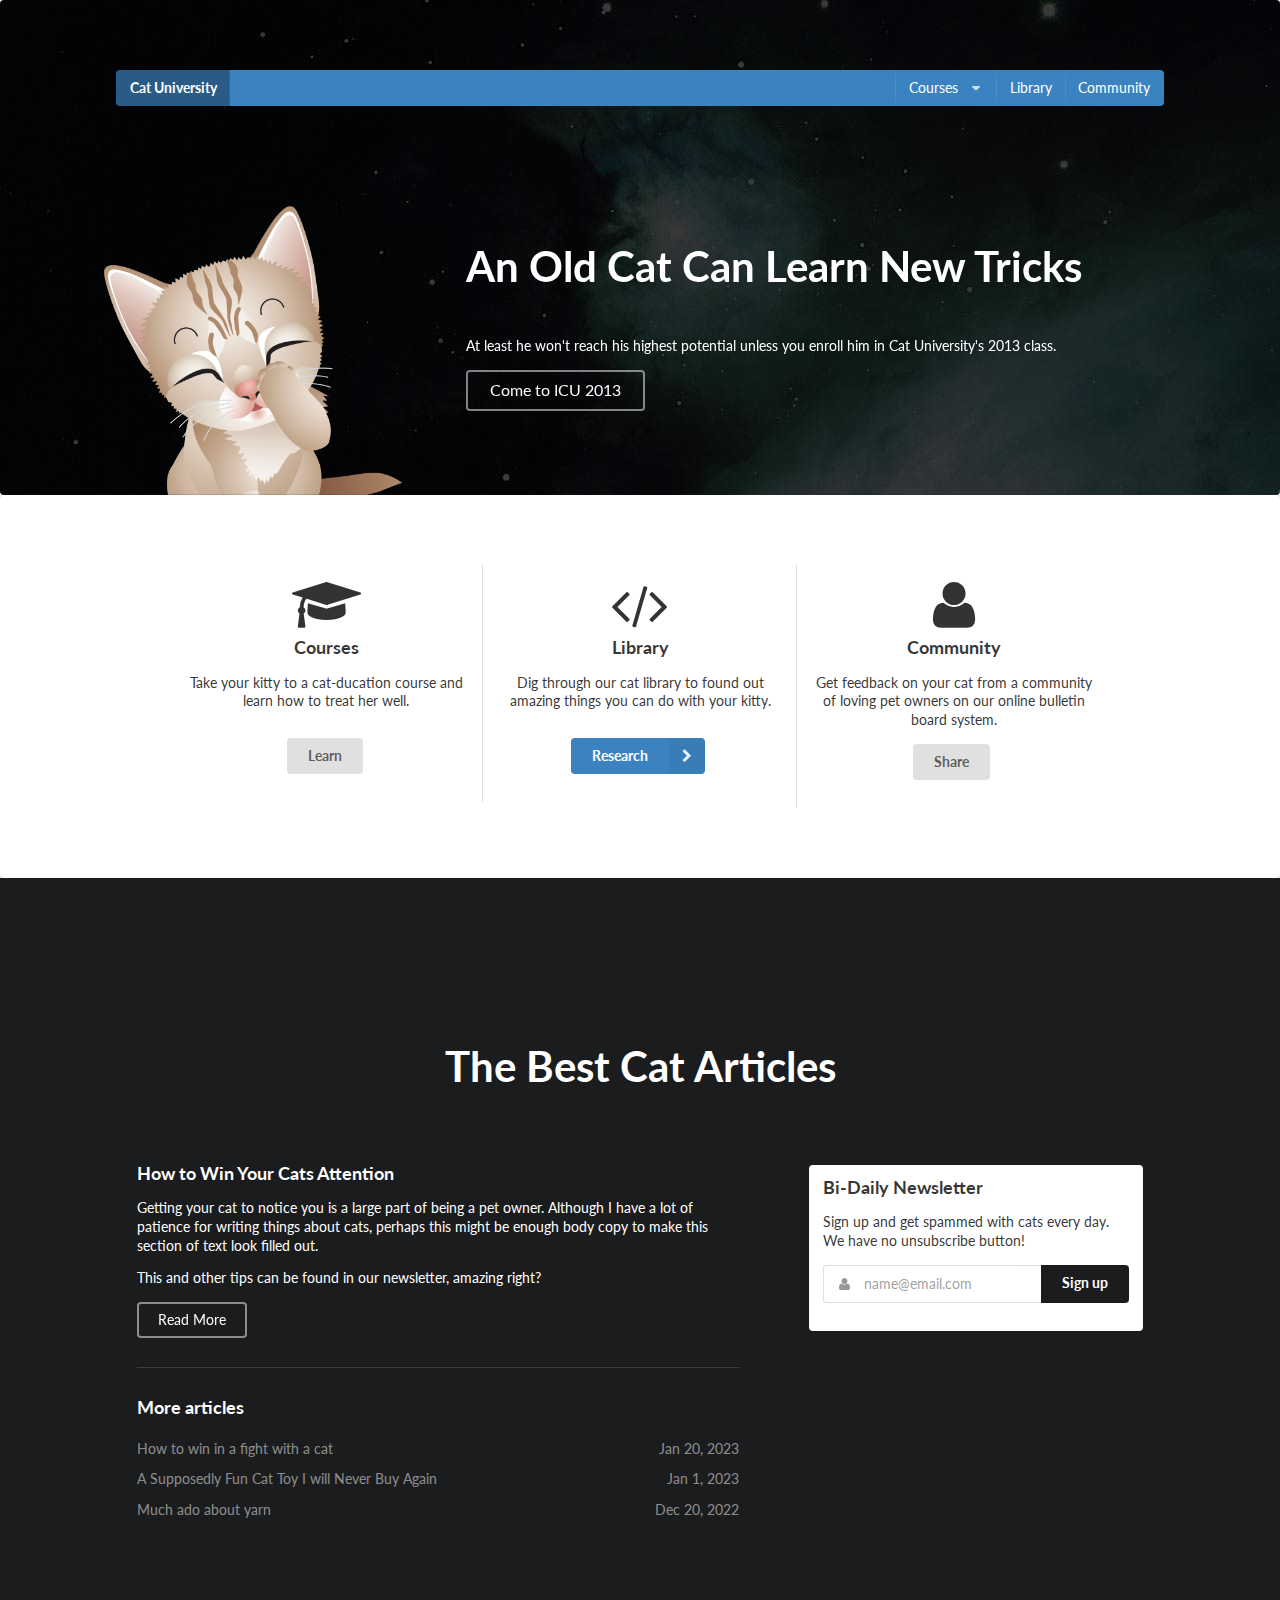
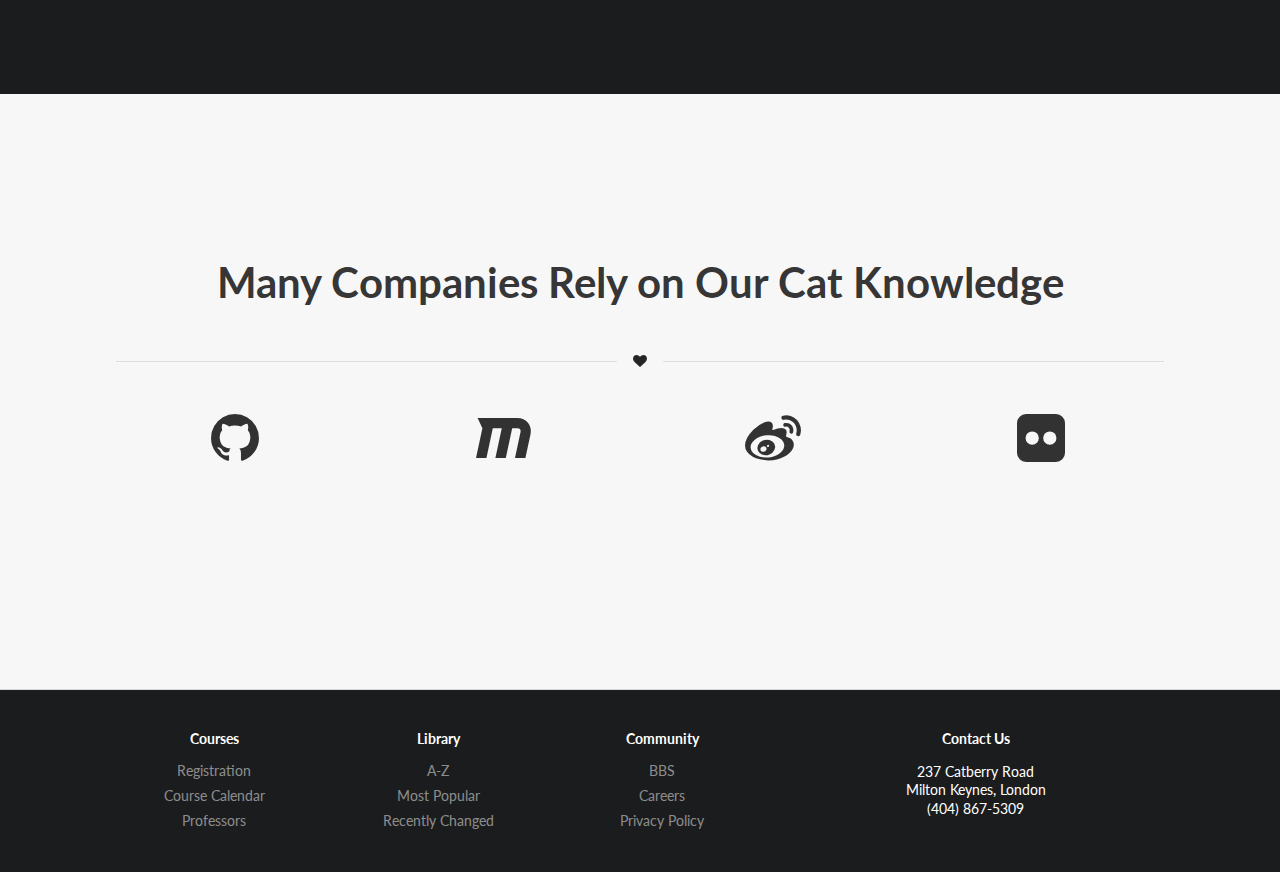
<file: app/semantic_ui/examples/homepage.html>
<!DOCTYPE html>
<html>
<head>
  <!-- Standard Meta -->
  <meta charset="utf-8" />
  <meta http-equiv="X-UA-Compatible" content="IE=edge,chrome=1" />
  <meta name="viewport" content="width=device-width, initial-scale=1.0, maximum-scale=1.0">

  <!-- Site Properities -->
  <title>Homepage Example - Semantic</title>

  <link rel="stylesheet" type="text/css" href="../dist/semantic.css">
  <link rel="stylesheet" type="text/css" href="homepage.css">

  <script src="http://cdnjs.cloudflare.com/ajax/libs/jquery/2.0.3/jquery.js"></script>
  <script src="../dist/semantic.js"></script>
  <script src="homepage.js"></script>

</head>
<body id="home">
  <div class="ui inverted masthead segment">
    <div class="ui page grid">
      <div class="column">
        <div class="ui inverted blue menu">
          <div class="header item">Cat University</div>
          <div class="right menu">
            <div class="ui mobile dropdown link item">
              Menu
              <i class="dropdown icon"></i>
              <div class="menu">
                <a class="item">Classes</a>
                <a class="item">Cocktail Hours</a>
                <a class="item">Community</a>
              </div>
            </div>
            <div class="ui dropdown link item">
              Courses
              <i class="dropdown icon"></i>
              <div class="menu">
                <a class="item">Petting</a>
                <a class="item">Feeding</a>
                <a class="item">Mind Reading</a>
              </div>
            </div>
            <a class="item">Library</a>
            <a class="item">Community</a>
          </div>
        </div>
        <img src="images/cat.png" class="ui medium image">
        <div class="ui hidden transition information">
          <h1 class="ui inverted header">
            An Old Cat Can Learn New Tricks
          </h1>
          <p>At least he won't reach his highest potential unless you enroll him in Cat University's 2013 class.</p>
          <div class="large basic inverted animated fade ui button">
            <div class="visible content">Come to ICU 2013</div>
            <div class="hidden content">Register Now</div>
          </div>
        </div>
      </div>
    </div>
  </div>
  <div class="ui vertical feature segment">
    <div class="ui centered page grid">
      <div class="fourteen wide column">
        <div class="ui three column center aligned stackable divided grid">
          <div class="column">
            <div class="ui icon header">
              <i class="student icon"></i>
              Courses
            </div>
            <p>Take your kitty to a cat-ducation course and learn how to treat her well.</p>
            <p>
              <a class="ui button" href="#">
                Learn
              </a>
            </p>
          </div>
          <div class="column">
            <div class="ui icon header">
              <i class="code icon"></i>
              Library
            </div>
            <p>Dig through our cat library to found out amazing things you can do with your kitty.</p>
            <p>
              <a class="ui blue right labeled icon button" href="#">
                Research
                <i class="right chevron icon"></i>
              </a>
            </p>
          </div>
          <div class="column">
            <div class="ui icon header">
              <i class="user icon"></i>
              Community
            </div>
            <p>Get feedback on your cat from a community of loving pet owners on our online bulletin board system.</p>
            <p>
              <a class="ui button" href="#">
                Share
              </a>
            </p>
          </div>
        </div>
      </div>
    </div>
  </div>

  <div class="ui inverted vertical segment">
    <div class="ui very relaxed stackable page grid">
      <div class="row">
        <div class="column">
          <h1 class="center aligned ui inverted header">
            The Best Cat Articles
          </h1>
        </div>
      </div>
      <div class="row">
        <div class="ten wide column">
          <h3 class="ui inverted header">How to Win Your Cats Attention</h3>
          <p>Getting your cat to notice you is a large part of being a pet owner. Although I have a lot of patience for writing things about cats, perhaps this might be enough body copy to make this section of text look filled out.</p>
          <p>This and other tips can be found in our newsletter, amazing right?</p>
          <div class="ui basic inverted animated button button">
            <div class="visible content">Read More</div>
            <div class="hidden content"><i class="right arrow icon"></i></div>
          </div>
          <div class="ui inverted section divider"></div>
          <h3 class="ui inverted header">More articles</h3>
          <div class="ui inverted animated selection list">
            <div class="item">
              How to win in a fight with a cat
              <div class="right floated">Jan 20, 2023</div>
            </div>
            <div class="item">
              A Supposedly Fun Cat Toy I will Never Buy Again
              <div class="right floated">Jan 1, 2023</div>
            </div>
            <div class="item">
              Much ado about yarn
              <div class="right floated">Dec 20, 2022</div>
            </div>
          </div>
        </div>
        <div class="six wide column">
          <div class="ui form segment">
            <h3 class="ui header">Bi-Daily Newsletter</h3>
            <p>Sign up and get spammed with cats every day. We have no unsubscribe button!</p>
            <div class="field">
              <div class="ui left icon action input">
                <i class="user icon"></i>
                <input name="email" type="text" placeholder="name@email.com">
                <div class="ui black submit button">Sign up</div>
              </div>
            </div>
            <div class="ui error message"></div>
          </div>
        </div>
      </div>
    </div>
  </div>

  <div class="ui vertical segment">
    <div class="ui stackable center aligned page grid">
      <div class="row">
        <div class="column">
          <h1 class="ui header">
            Many Companies Rely on Our Cat Knowledge
          </h1>
          <div class="ui horizontal divider"><i class="heart icon"></i></div>
        </div>
      </div>
      <div class="four column logo row">
        <div class="column">
          <div class="ui shape">
            <div class="sides">
              <div class="active side">
                <i class="huge github icon"></i>
              </div>
              <div class="side">
                <i class="huge facebook icon"></i>
              </div>
              <div class="side">
                <i class="huge maxcdn icon"></i>
              </div>
              <div class="side">
                <i class="huge pinterest icon"></i>
              </div>
              <div class="side">
                <i class="huge weibo icon"></i>
              </div>
              <div class="side">
                <i class="huge flickr icon"></i>
              </div>
            </div>
          </div>
        </div>
        <div class="column">
          <div class="ui shape">
            <div class="sides">
              <div class="side">
                <i class="huge github icon"></i>
              </div>
              <div class="side">
                <i class="huge facebook icon"></i>
              </div>
              <div class="active side">
                <i class="huge maxcdn icon"></i>
              </div>
              <div class="side">
                <i class="huge pinterest icon"></i>
              </div>
              <div class="side">
                <i class="huge weibo icon"></i>
              </div>
              <div class="side">
                <i class="huge flickr icon"></i>
              </div>
            </div>
          </div>
        </div>
        <div class="column">
          <div class="ui shape">
            <div class="sides">
              <div class="side">
                <i class="huge github icon"></i>
              </div>
              <div class="side">
                <i class="huge facebook icon"></i>
              </div>
              <div class="side">
                <i class="huge maxcdn icon"></i>
              </div>
              <div class="side">
                <i class="huge pinterest icon"></i>
              </div>
              <div class="active side">
                <i class="huge weibo icon"></i>
              </div>
              <div class="side">
                <i class="huge flickr icon"></i>
              </div>
            </div>
          </div>
        </div>
        <div class="column">
          <div class="ui shape">
            <div class="sides">
              <div class="side">
                <i class="huge github icon"></i>
              </div>
              <div class="side">
                <i class="huge facebook icon"></i>
              </div>
              <div class="side">
                <i class="huge maxcdn icon"></i>
              </div>
              <div class="side">
                <i class="huge pinterest icon"></i>
              </div>
              <div class="side">
                <i class="huge weibo icon"></i>
              </div>
              <div class="active side">
                <i class="huge flickr icon"></i>
              </div>
            </div>
          </div>
        </div>
      </div>
    </div>
  </div>

  <div class="ui inverted footer vertical segment">
    <div class="ui stackable center aligned page grid">
      <div class="ten wide column">
        <div class="ui three column center aligned stackable grid">
          <div class="column">
            <h5 class="ui inverted header">Courses</h5>
            <div class="ui inverted link list">
              <a class="item">Registration</a>
              <a class="item">Course Calendar</a>
              <a class="item">Professors</a>
            </div>
          </div>
          <div class="column">
            <h5 class="ui inverted header">Library</h5>
            <div class="ui inverted link list">
              <a class="item">A-Z</a>
              <a class="item">Most Popular</a>
              <a class="item">Recently Changed</a>
            </div>
          </div>
          <div class="column">
            <h5 class="ui inverted header">Community</h5>
            <div class="ui inverted link list">
              <a class="item">BBS</a>
              <a class="item">Careers</a>
              <a class="item">Privacy Policy</a>
            </div>
          </div>
        </div>
      </div>
      <div class="six wide column">
        <h5 class="ui inverted header">Contact Us</h5>
        <addr>
          237 Catberry Road <br>
          Milton Keynes, London <br>
        </addr>
        <p>(404) 867-5309</p>
      </div>
    </div>
  </div>
</body>

</html>
</file>
<file: app/html5up-verti/css/style-desktop.css>
/*
	Verti by HTML5 UP
	html5up.net | @n33co
	Free for personal and commercial use under the CCA 3.0 license (html5up.net/license)
*/

/*********************************************************************************/
/* Basic                                                                         */
/*********************************************************************************/

	body
	{
		line-height: 2.25em;
	}

	h2
	{
		font-size: 2.25em;
		margin: 0 0 1.1em 0;
		line-height: 1em;
	}
	
	h3
	{
		font-size: 1.35em;
		margin: 0 0 1em 0;
	}
	
	/* Button */

		input[type="button"],
		input[type="submit"],
		input[type="reset"],
		.button
		{
			font-size: 1.35em;
			padding: 0.6em 1.5em;
		}

			input[type="button"].big,
			input[type="submit"].big,
			input[type="reset"].big,
			.button.big
			{
				font-size: 2.25em;
				padding: 0.8em 0.9em;
			}

			.button.icon
			{
			}

				.button.icon:before
				{
					margin-right: 0.5em;
					top: 0.05em;
				}

	/* Box */	
	
		.box
		{
			padding: 2em;
		}
			
			.box.feature
			{
				padding: 0;
			}
				
				.box.feature .inner
				{
					padding: 4em 2em 3em 2em;
				}
				
				.box.feature h2
				{
					font-size: 1.35em;
				}

				.box.feature p
				{
					margin: 0;
				}

				.box.feature .image
				{
					position: relative;
					margin: 0;
				}

					.box.feature .image img
					{
						border-bottom-left-radius: 0;
						border-bottom-right-radius: 0;
					}

/*********************************************************************************/
/* Widgets                                                                       */
/*********************************************************************************/

	.widget
	{
	}

		.widget.thumbnails
		{
		}

			.widget.thumbnails .grid
			{
				margin: 0 0 3em 0;
			}

			.widget.thumbnails .image
			{
				margin: 0;
			}
	
/*********************************************************************************/
/* Wrappers                                                                      */
/*********************************************************************************/

	#header-wrapper
	{
		padding: 4.5em 0 1em 0;
	}
	
	#features-wrapper
	{
		padding: 3em 0 3em 0;
	}
	
	#main-wrapper
	{
		padding: 5em 0 5em 0;
	}
	
	#footer-wrapper
	{
		padding: 6em 0 8em 0;
	}

/*********************************************************************************/
/* Logo                                                                          */
/*********************************************************************************/

	#logo
	{
	}

		#logo h1
		{
			float: left;
			margin: 0 0.35em 0 0;
			padding: 0.25em 0.2em 0.25em 0.2em;
			font-size: 3.25em;
			letter-spacing: 0.05em;
		}

		#logo span
		{
			line-height: 4.5em;
			letter-spacing: 0.025em;
			font-size: 0.9em;
		}

/*********************************************************************************/
/* Nav                                                                           */
/*********************************************************************************/

	#nav
	{
		position: absolute;
		right: 0;
		top: 0;
		font-size: 0.9em;
	}
	
		#nav ul
		{
		}
			
			#nav ul li
			{
				float: left;
				line-height: 4.5em;
				padding-left: 1.5em;
			}

				#nav ul li a,
				#nav ul li span
				{
					font-weight: 800;
					letter-spacing: 0.025em;
					color: #696969;
					text-decoration: none;
					border-radius: 6px;
					padding: 0.5em 1em 0.5em 1em;
					-moz-transition: background-color .25s ease-in-out;
					-webkit-transition: background-color .25s ease-in-out;
					-o-transition: background-color .25s ease-in-out;
					-ms-transition: background-color .25s ease-in-out;
					transition: background-color .25s ease-in-out;
				}
				
				#nav ul li > ul
				{
					display: none;
				}

			#nav ul li:hover
			{
			}

				#nav ul li:hover a,
				#nav ul li:hover span
				{
					background: #f9a61b;
					color: #FFF;
				}

			#nav ul li.active
			{
			}

				#nav ul li.active a,
				#nav ul li.active span
				{
					background: #fff;
				}

			#nav ul li.current
			{
			}

				#nav ul li.current a
				{
					background: #f9a61b;
					color: #fff;
				}
				
	.dropotron
	{
		background: #fff;
		letter-spacing: 0.025em;
		color: #696969;
		text-decoration: none;
		border-radius: 6px;
		padding: 0.75em 0;
		min-width: 15em;
		box-shadow: inset 0 0 0 1px rgba(0,0,0,0.1), 0 0.25em 0.25em 0.1em rgba(0,0,0,0.025);
		margin-top: calc(-0.75em + 1px);
		margin-left: -1px;
	}

		.dropotron li
		{
			border-top: solid 1px #eee;
			line-height: 3em;
		}

			.dropotron li:first-child
			{
				border-top: 0;
			}
	
			.dropotron li > a,
			.dropotron li > span
			{
				text-decoration: none;
				color: inherit;
				display: block;
				padding: 0 1.5em;
				-moz-transition: color .25s ease-in-out, background-color .25s ease-in-out;
				-webkit-transition: color .25s ease-in-out, background-color .25s ease-in-out;
				-o-transition: color .25s ease-in-out, background-color .25s ease-in-out;
				-ms-transition: color .25s ease-in-out, background-color .25s ease-in-out;
				transition: color .25s ease-in-out, background-color .25s ease-in-out;
			}

				.dropotron li > a:hover,
				.dropotron li > span:hover,
				.dropotron li.active > a,
				.dropotron li.active > span
				{
					background: #f9a61b;
				}
	
		.dropotron.level-0
		{
			font-size: 0.8em;
			margin-left: 1.5em;
			margin-top: 0;
		}
		
			.dropotron.level-0:before
			{
				content: '';
				position: absolute;
				top: -0.5em;
				left: 1em;
				border-bottom: solid 0.75em #f9a61b;
				border-left: solid 0.75em transparent;
				border-right: solid 0.75em transparent;
				z-index: 1;
			}

/*********************************************************************************/
/* Banner                                                                        */
/*********************************************************************************/

	#banner
	{
		padding: 4.5em;
	}

		#banner h2
		{
			font-size: 3.5em;
			margin: 0.1em 0 0.35em 0;
		}

		#banner p
		{
			font-size: 2.75em;
			line-height: 1.35em;
			margin: 0;
		}
		
		#banner .button
		{
			width: 100%;
			margin-bottom: 0.5em;
		}
		
			#banner .button.icon:before
			{
				position: absolute;
				right: 0.15em;
				top: 50%;
				margin-top: -0.5em;
			}

		#banner .button.alt
		{
			margin-bottom: 0;
		}
		
		#banner ul
		{
			margin: 0 0 0 2em;
		}

/*********************************************************************************/
/* Footer                                                                        */
/*********************************************************************************/

	#footer
	{
	}
	
	#copyright
	{
		padding: 4em 0 0 0;
		text-align: center;
	}
</file>
<file: app/html5up-verti/css/ie/v8.css>
/*
	Verti by HTML5 UP
	html5up.net | @n33co
	Free for personal and commercial use under the CCA 3.0 license (html5up.net/license)
*/

/*********************************************************************************/
/* Basic                                                                         */
/*********************************************************************************/

	body
	{
		background-color: #f0f0f0;
	}

	/* Image */

		.image
		{
		}
		
			.image img
			{
				position: relative;
				-ms-behavior: url('css/ie/PIE.htc');
			}
	
	/* Button */

		input[type="button"],
		input[type="submit"],
		input[type="reset"],
		.button
		{
			position: relative;
			-ms-behavior: url('css/ie/PIE.htc');
		}

	/* Box */

		.box
		{
			position: relative;
			-ms-behavior: url('css/ie/PIE.htc');
		}

/*********************************************************************************/
/* Widgets                                                                       */
/*********************************************************************************/

	.widget
	{
	}

		.widget.contact
		{
		}
		
			.widget.contact ul
			{
			}
			
				.widget.contact ul li
				{
				}

					.widget.contact ul li a
					{
						position: relative;
						-ms-behavior: url('css/ie/PIE.htc');
					}

/*********************************************************************************/
/* Logo                                                                          */
/*********************************************************************************/

	#logo
	{
	}

		#logo h1
		{
			position: relative;
			-ms-behavior: url('css/ie/PIE.htc');
		}
						
/*********************************************************************************/
/* Nav                                                                           */
/*********************************************************************************/

	#nav
	{
	}
	
		#nav ul
		{
		}
			
			#nav ul li
			{
			}

				#nav ul li a,
				#nav ul li span
				{
					position: relative;
					-ms-behavior: url('css/ie/PIE.htc');
				}
				
	.dropotron
	{
		border: solid 1px #eee;
		box-shadow: none !important;
		-ms-behavior: url('css/ie/PIE.htc');
	}
	
		.dropotron.level-0
		{
			box-shadow: none !important;
		}
		
			.dropotron.level-0:before
			{
				display: none;
			}
</file>
<file: app/semantic_ui/test/coverage/PhantomJS 1.9.2 (Linux)/prettify.css>
.pln{color:#000}@media screen{.str{color:#080}.kwd{color:#008}.com{color:#800}.typ{color:#606}.lit{color:#066}.pun,.opn,.clo{color:#660}.tag{color:#008}.atn{color:#606}.atv{color:#080}.dec,.var{color:#606}.fun{color:red}}@media print,projection{.str{color:#060}.kwd{color:#006;font-weight:bold}.com{color:#600;font-style:italic}.typ{color:#404;font-weight:bold}.lit{color:#044}.pun,.opn,.clo{color:#440}.tag{color:#006;font-weight:bold}.atn{color:#404}.atv{color:#060}}pre.prettyprint{padding:2px;border:1px solid #888}ol.linenums{margin-top:0;margin-bottom:0}li.L0,li.L1,li.L2,li.L3,li.L5,li.L6,li.L7,li.L8{list-style-type:none}li.L1,li.L3,li.L5,li.L7,li.L9{background:#eee}
</file>
<file: app/html5up-verti/Download_responsive_form/responsiveform.css>
@import url(http://fonts.googleapis.com/css?family=Roboto+Slab);
* {
    /* With these codes padding and border does not increase it's width and gives intuitive style.*/
  
	-webkit-box-sizing: border-box;   
	-moz-box-sizing: border-box;
	box-sizing: border-box;
}
body {
	margin:0;
	padding:0;
	/*font-family: 'Roboto Slab', serif; */
	
}
div#envelope{
	width: 55%;
	margin: 10px 30% 10px 25%;
	padding:10px 0;
	border: 2px solid gray;
	border-radius:10px;
	font-size: 20px;
} 	
form{
	width:70%;
	margin:4% 15%;
}  
header{
	/* background-color: #4180C5;
	text-align: center;
	padding-top: 12px;
	padding-bottom: 8px;
	margin-top: -11px;
	margin-bottom: -8px;
	border-radius: 10px 10px 0 0;
	color: aliceblue; */
} 

/* Makes responsive fields.Sets size and field alignment.*/
input[type=text]{
	margin-bottom: 20px;
	margin-top: 10px;
	width:100%;
	padding: 15px;
	border-radius:5px;
	border:1px solid #7ac9b7;
}
input[type=submit]
{
	margin-bottom: 20px;
	width:100%;
	padding: 15px;
	border-radius:5px;
	/* border:1px solid #7ac9b7; */
	background-color: #f9a61b;
	/*color: aliceblue; */
	font-size:15px;
	cursor:pointer;
}
#submit:hover
{
 background-color: #fa9f07;
}
textarea{
	width:100%;
	padding: 15px;
	margin-top: 10px;
    border:1px solid #7ac9b7;
	border-radius:5px; 
	margin-bottom: 20px;
	resize:none;
  } 
input[type=text]:focus,textarea:focus {
	border-color: #4697e4;
}
</file>
<file: app/html5up-verti/Download_responsive_form/responsiveform1.css>
div#envelope{
width: 80%;
margin: 10px 30% 10px 11%;
}
</file>
<file: app/html5up-verti/Download_responsive_form/responsiveform2.css>
h2{
font-size:18px;
}
p{
font-size:14px;
}
label{
font-size:12px;
}
input[type=submit]{
padding:5px;
}
input[type=text]{
  padding: 8px; 
}
div#envelope{
width: 80%;
margin: 10px 30% 10px 11%;
}
</file>
<file: app/html5up-verti/Download_responsive_form/responsiveform3.css>
input[type=submit]
{
padding:4px;
font-size:12px;
}
input[type=text]{
  padding: 8px; 
}
label{
font-size:12px;
}
h2{
font-size:15px;
}
p{
font-size:12px;
}
div#envelope{
width: 80%;
margin: 10px 30% 10px 11%;
}
</file>
<file: app/semantic_ui/examples/grid.css>
#grid {
  background-color: #1B1C1D;
  padding: 0em 3em;
}

#grid h2 {
  margin: 2em 0em 1.5em;
}

/* Shaded */
#grid .shaded.examples .row {
  position: relative;
}
#grid .shaded.examples .grid > .column {
  position: relative;
  z-index: 11;
}
#grid .shaded.examples .grid .column:not(.row):after {
  background-color: #FFFFFF;
  box-shadow: 0px 0px 0px 1px #DDD inset;
  content: "";
  display: block;
  min-height: 3em;
}


#grid .divided.examples .grid .column:not(.row):after {
  background-color: rgba(255, 255, 255, 0.1);
  content: "";
  display: block;
  min-height: 3em;
}

#grid .nested.examples .grid .grid {
  box-shadow: 0px 0px 0px 1px #AAA inset;
}
#grid .nested.examples .grid .grid .column:after {
  background-color: #FFFFFF;
  box-shadow: 0px 0px 0px 1px #DDD inset;
  content: "";
  display: block;
  min-height: 3em;
}

#grid .simple.examples .grid .column:not(.row):not(.grid):after {
  content: "";
  display: block;
  min-height: 50px;
}



/* Uncomment to animate examples
#grid .examples {
  margin: 0 auto;
  -webkit-animation: grid 7s ease infinite;
  -moz-animation: grid 7s ease infinite;
  animation: grid 7s ease infinite;
}

@-webkit-keyframes grid {
  0% {
    width: 100%;
  }
  45% {
    width: 85%;
  }
  55% {
    width: 85%;
  }
  100% {
    width: 100%;
  }
}
@-moz-keyframes grid {
  0% {
    width: 100%;
  }
  45% {
    width: 85%;
  }
  55% {
    width: 85%;
  }
  100% {
    width: 100%;
  }
}
@keyframes grid {
  0% {
    width: 100%;
  }
  45% {
    width: 85%;
  }
  55% {
    width: 85%;
  }
  100% {
    width: 100%;
  }
}
*/
</file>
<file: app/semantic_ui/examples/homepage.css>
/*******************************
            Global
*******************************/

html {
  font-size: 14px;
}


/*******************************
            Global
*******************************/

#home .menu .right.menu > .mobile.item {
  display: none;
}

/*--------------
    Masthead
---------------*/

#home .masthead {
  background-image: url(images/bg.jpg);
  margin: 0em;
  padding: 5rem 0rem;
}
#home .masthead .column {
  position: relative;
}
#home .masthead .information {
  margin: 10em 1em 1em 350px;
}
#home .masthead .information p {
  max-width: 600px;
}
#home .masthead .image {
  position: absolute;
  left: 0%;
  bottom: -110px;
}

/*--------------
    Ribbons
---------------*/

#home .segment h1 {
  font-size: 3em;
  margin-bottom: 1em;
}

#home .vertical.segment {
  padding: 12rem 0rem;
}

#home .feature.segment {
  margin: 0em;
  padding: 6rem 0rem;
}
#home .feature.segment p {
  min-height: 50px;
}

#home .selection.list {
  margin: 0em -0.5em;
}

#home .logo.row {
  height: 10rem;
}

/*--------------
    Footer
---------------*/

#home .footer.segment {
  background-color: #000000;
  padding: 3rem 0rem;
}


/*******************************
          Responsive
*******************************/

/* Mobile Only */
@media only screen and (max-width : 768px) {

  #home .menu .right.menu > .item {
    display: none;
  }

  #home .menu .right.menu > .mobile.item {
    display: block;
  }
  #home .menu .right.menu > .mobile.item .menu {
    left: auto;
    right: 0em;
  }

  #home h1 {
    font-size: 1.5em;
  }
  #home .masthead.segment .information {
    margin-left: 170px;
  }

  #home .masthead.segment .image {
    width: 170px;
  }

  #home .masthead.segment .button {
    font-size: 1rem;
  }

  #home .overview .divided.grid .header .icon {
    font-size: 1.5em;
  }

  #home .overview .divided.grid .header + p {
    min-height: 0px;
  }

  #home .masthead.segment .column {
    font-size: 0.7rem;
  }

  #home .masthead.segment .column p {
    display: none;
  }

  #home .selection.list .right.floated {
    display: none;
  }
}
</file>
<file: app/html5up-verti/css/skel.css>
/* Resets (http://meyerweb.com/eric/tools/css/reset/ | v2.0 | 20110126 | License: none (public domain)) */

	html,body,div,span,applet,object,iframe,h1,h2,h3,h4,h5,h6,p,blockquote,pre,a,abbr,acronym,address,big,cite,code,del,dfn,em,img,ins,kbd,q,s,samp,small,strike,strong,sub,sup,tt,var,b,u,i,center,dl,dt,dd,ol,ul,li,fieldset,form,label,legend,table,caption,tbody,tfoot,thead,tr,th,td,article,aside,canvas,details,embed,figure,figcaption,footer,header,hgroup,menu,nav,output,ruby,section,summary,time,mark,audio,video{margin:0;padding:0;border:0;font-size:100%;font:inherit;vertical-align:baseline;}article,aside,details,figcaption,figure,footer,header,hgroup,menu,nav,section{display:block;}body{line-height:1;}ol,ul{list-style:none;}blockquote,q{quotes:none;}blockquote:before,blockquote:after,q:before,q:after{content:'';content:none;}table{border-collapse:collapse;border-spacing:0;}body{-webkit-text-size-adjust:none}

/* Box Model */

	*, *:before, *:after {
		-moz-box-sizing: border-box;
		-webkit-box-sizing: border-box;
		box-sizing: border-box;
	}

/* Container */

	.container {
		margin-left: auto;
		margin-right: auto;

		/* width: (containers) */
		width: 1200px;
	}

	/* Modifiers */

		/* 125% */
			.container.\31 25\25 {
				width: 100%;

				/* max-width: (containers * 1.25) */
				max-width: 1500px;

				/* min-width: (containers) */
				min-width: 1200px;
			}

		/* 75% */
			.container.\37 5\25 {

				/* width: (containers * 0.75) */
				width: 900px;

			}

		/* 50% */
			.container.\35 0\25 {

				/* width: (containers * 0.50) */
				width: 600px;

			}

		/* 25% */
			.container.\32 5\25 {

				/* width: (containers * 0.25) */
				width: 300px;

			}

/* Grid */

	.row {
		border-bottom: solid 1px transparent;
	}

	.row > * {
		float: left;
	}

	.row:after, .row:before {
		content: '';
		display: block;
		clear: both;
		height: 0;
	}

	.row.uniform > * > :first-child {
		margin-top: 0;
	}

	.row.uniform > * > :last-child {
		margin-bottom: 0;
	}

	/* Gutters */

		/* Normal */

			.row > * {
				/* padding: (gutters.horizontal) 0 0 (gutters.vertical) */
				padding: 40px 0 0 40px;
			}

			.row {
				/* margin: -(gutters.horizontal) 0 -1px -(gutters.vertical) */
				margin: -40px 0 -1px -40px;
			}

			.row.uniform > * {
				/* padding: (gutters.vertical) 0 0 (gutters.vertical) */
				padding: 40px 0 0 40px;
			}

			.row.uniform {
				/* margin: -(gutters.vertical) 0 -1px -(gutters.vertical) */
				margin: -40px 0 -1px -40px;
			}

		/* 200% */

			.row.\32 00\25 > * {
				/* padding: (gutters.horizontal) 0 0 (gutters.vertical) */
				padding: 80px 0 0 80px;
			}

			.row.\32 00\25 {
				/* margin: -(gutters.horizontal) 0 -1px -(gutters.vertical) */
				margin: -80px 0 -1px -80px;
			}

			.row.uniform.\32 00\25 > * {
				/* padding: (gutters.vertical) 0 0 (gutters.vertical) */
				padding: 80px 0 0 80px;
			}

			.row.uniform.\32 00\25 {
				/* margin: -(gutters.vertical) 0 -1px -(gutters.vertical) */
				margin: -80px 0 -1px -80px;
			}

		/* 150% */

			.row.\31 50\25 > * {
				/* padding: (gutters.horizontal) 0 0 (gutters.vertical) */
				padding: 60px 0 0 60px;
			}

			.row.\31 50\25 {
				/* margin: -(gutters.horizontal) 0 -1px -(gutters.vertical) */
				margin: -60px 0 -1px -60px;
			}

			.row.uniform.\31 50\25 > * {
				/* padding: (gutters.vertical) 0 0 (gutters.vertical) */
				padding: 60px 0 0 60px;
			}

			.row.uniform.\31 50\25 {
				/* margin: -(gutters.vertical) 0 -1px -(gutters.vertical) */
				margin: -60px 0 -1px -60px;
			}

		/* 50% */

			.row.\35 0\25 > * {
				/* padding: (gutters.horizontal) 0 0 (gutters.vertical) */
				padding: 20px 0 0 20px;
			}

			.row.\35 0\25 {
				/* margin: -(gutters.horizontal) 0 -1px -(gutters.vertical) */
				margin: -20px 0 -1px -20px;
			}

			.row.uniform.\35 0\25 > * {
				/* padding: (gutters.vertical) 0 0 (gutters.vertical) */
				padding: 20px 0 0 20px;
			}

			.row.uniform.\35 0\25 {
				/* margin: -(gutters.vertical) 0 -1px -(gutters.vertical) */
				margin: -20px 0 -1px -20px;
			}

		/* 25% */

			.row.\32 5\25 > * {
				/* padding: (gutters.horizontal) 0 0 (gutters.vertical) */
				padding: 10px 0 0 10px;
			}

			.row.\32 5\25 {
				/* margin: -(gutters.horizontal) 0 -1px -(gutters.vertical) */
				margin: -10px 0 -1px -10px;
			}

			.row.uniform.\32 5\25 > * {
				/* padding: (gutters.vertical) 0 0 (gutters.vertical) */
				padding: 10px 0 0 10px;
			}

			.row.uniform.\32 5\25 {
				/* margin: -(gutters.vertical) 0 -1px -(gutters.vertical) */
				margin: -10px 0 -1px -10px;
			}

		/* 0% */

			.row.\30 \25 > * {
				padding: 0;
			}

			.row.\30 \25 {
				margin: 0 0 -1px 0;
			}

	/* Cells */

		.\31 2u, .\31 2u\24 { width: 100%; clear: none; margin-left: 0; }
		.\31 1u, .\31 1u\24 { width: 91.6666666667%; clear: none; margin-left: 0; }
		.\31 0u, .\31 0u\24 { width: 83.3333333333%; clear: none; margin-left: 0; }
		.\39 u, .\39 u\24 { width: 75%; clear: none; margin-left: 0; }
		.\38 u, .\38 u\24 { width: 66.6666666667%; clear: none; margin-left: 0; }
		.\37 u, .\37 u\24 { width: 58.3333333333%; clear: none; margin-left: 0; }
		.\36 u, .\36 u\24 { width: 50%; clear: none; margin-left: 0; }
		.\35 u, .\35 u\24 { width: 41.6666666667%; clear: none; margin-left: 0; }
		.\34 u, .\34 u\24 { width: 33.3333333333%; clear: none; margin-left: 0; }
		.\33 u, .\33 u\24 { width: 25%; clear: none; margin-left: 0; }
		.\32 u, .\32 u\24 { width: 16.6666666667%; clear: none; margin-left: 0; }
		.\31 u, .\31 u\24 { width: 8.3333333333%; clear: none; margin-left: 0; }

		.\31 2u\24 + *,
		.\31 1u\24 + *,
		.\31 0u\24 + *,
		.\39 u\24 + *,
		.\38 u\24 + *,
		.\37 u\24 + *,
		.\36 u\24 + *,
		.\35 u\24 + *,
		.\34 u\24 + *,
		.\33 u\24 + *,
		.\32 u\24 + *,
		.\31 u\24 + * {
			clear: left;
		}

		.\-11u { margin-left: 91.6666666667% }
		.\-10u { margin-left: 83.3333333333% }
		.\-9u { margin-left: 75% }
		.\-8u { margin-left: 66.6666666667% }
		.\-7u { margin-left: 58.3333333333% }
		.\-6u { margin-left: 50% }
		.\-5u { margin-left: 41.6666666667% }
		.\-4u { margin-left: 33.3333333333% }
		.\-3u { margin-left: 25% }
		.\-2u { margin-left: 16.6666666667% }
		.\-1u { margin-left: 8.3333333333% }
</file>
<file: app/html5up-verti/css/style.css>
@charset 'UTF-8';
@import url("font-awesome.min.css");
@import url("http://fonts.googleapis.com/css?family=Oleo+Script:400|Open+Sans:300,300italic,600,600italic,800");

/*
	Verti by HTML5 UP
	html5up.net | @n33co
	Free for personal and commercial use under the CCA 3.0 license (html5up.net/license)
*/

/*********************************************************************************/
/* Basic                                                                         */
/*********************************************************************************/

	body
	{
		background-color:		#f7f7f7;
		background-image:		-moz-linear-gradient(top, rgba(0,0,0,0.05), rgba(0,0,0,0)),		url('images/bg01.png');
		background-image:		-webkit-linear-gradient(top, rgba(0,0,0,0.05), rgba(0,0,0,0)),	url('images/bg01.png');
		background-image:		-o-linear-gradient(top, rgba(0,0,0,0.05), rgba(0,0,0,0)),		url('images/bg01.png');
		background-image:		-ms-linear-gradient(top, rgba(0,0,0,0.05), rgba(0,0,0,0)),		url('images/bg01.png');
		background-image:		linear-gradient(top, rgba(0,0,0,0.05), rgba(0,0,0,0)),			url('images/bg01.png');
		background-position:	top left,														top left;
		background-repeat:		repeat-x,														repeat;
		background-size:		100% 30em,														auto;
	}

		body.is-loading *
		{
			-moz-transition: none !important;
			-webkit-transition: none !important;
			-o-transition: none !important;
			-ms-transition: none !important;
			transition: none !important;
			-moz-animation: none !important;
			-webkit-animation: none !important;
			-o-animation: none !important;
			-ms-animation: none !important;
			animation: none !important;
		}
		
	body,input,select,textarea
	{
		font-family: 'Open Sans', sans-serif;
		font-size: 12pt;
		color: #696969;
		font-weight: 300;
	}
	
	a
	{
		color: #0090c5;
		text-decoration: underline;
	}
	
		a:hover
		{
			text-decoration: none;
		}
	
	h1, h2, h3, h4, h5, h6
	{
		color: #444;
		font-weight: 800;
	}
	
	h1 a, h2 a, h3 a, h4 a, h5 a, h6 a
	{
		color: inherit;
		text-decoration: none;
		outline: 0;
	}

	b, strong
	{
		font-weight: 600;
		color: #444;
	}
	
	i, em
	{
		font-style: italic;
	}
	
	br.clear
	{
		clear: both;
	}

	sub
	{
		position: relative;
		top: 0.5em;
		font-size: 0.8em;
	}
	
	sup
	{
		position: relative;
		top: -0.5em;
		font-size: 0.8em;
	}
	
	hr
	{
		border: 0;
		border-top: solid 1px #eee;
	}
	
	blockquote
	{
		border-left: solid 0.5em #eee;
		padding: 1em 0 1em 2em;
		font-style: italic;
	}	
	
	p, ul, ol, dl, table
	{
		margin-bottom: 2em;
	}
	
	/* Section/Article */
	
		section,
		article
		{
			margin-bottom: 5em;
		}
		
			section > :last-child,
			article > :last-child
			{
				margin-bottom: 0;
			}

			section:last-child,
			article:last-child
			{
				margin-bottom: 0;
			}

		header
		{
			margin: 0 0 2em 0;
		}
		
			header h2, header h3
			{
				margin: 0 0 0.25em 0;
			}
			
			header p
			{
				margin: 0;
			}

		footer
		{
			margin: 2.5em 0 0 0;
		}

	/* Forms */

		form
		{
		}
		
			form label
			{
				display: block;
				font-weight: 800;
				margin: 0 0 1em 0;
				font-size: 0.8em;
				color: #444;
			}
		
			form input[type="text"],
			form input[type="email"],
			form input[type="password"],
			form select,
			form textarea
			{
				-webkit-appearance: none;
				display: block;
				width: 100%;
				border-radius: 8px;
				border: solid 1px #eee;
			}

				form input[type="text"]:focus,
				form input[type="email"]:focus,
				form input[type="password"]:focus,
				form select:focus,
				form textarea:focus
				{
					border-color: #0090c5;
				}

			form input[type="text"],
			form input[type="email"],
			form input[type="password"],
			form select
			{
				line-height: 3em;
				padding: 0 1em;
			}
				
			form textarea
			{
				min-height: 9em;
				padding: 1em;
			}

			form .formerize-placeholder
			{
				color: #555 !important;
			}

			form ::-webkit-input-placeholder
			{
				color: #555 !important;
			}

			form :-moz-placeholder
			{
				color: #555 !important;
			}

			form ::-moz-placeholder
			{
				color: #555 !important;
			}

			form :-ms-input-placeholder
			{
				color: #555 !important;
			}

			form ::-moz-focus-inner
			{
				border: 0;
			}

	/* Tables */
	
		table
		{
			width: 100%;
		}
		
			table.default
			{
				width: 100%;
			}

				table.default tr
				{
					border-top: solid 1px #eee;
				}

					table.default tr:first-child
					{
						border-top: 0;
					}
			
				table.default td
				{
					padding: 0.5em 1em 0.5em 1em;
				}
				
				table.default th
				{
					text-align: left;
					padding: 0.5em 1em 0.5em 1em;
					font-weight: 800;
					margin: 0 0 1em 0;
				}
			
				table.default thead
				{
					background: #404248;
					color: #fff;
				}
				
				table.default tfoot
				{
				}
				
				table.default tbody
				{
				}

	/* Image */

		.image
		{
			display: inline-block;
			outline: 0;
		}
		
			.image img
			{
				display: block;
				width: 100%;
				border-radius: 8px;
			}

			.image.fit
			{
				display: block;
				width: 100%;
			}
		
			.image.featured
			{
				display: block;
				width: 100%;
				margin: 0 0 2.5em 0;
			}
		
			.image.left
			{
				float: left;
				margin: 0 2em 2em 0;
			}
		
			.image.centered
			{
				display: block;
				margin: 0 0 2.5em 0;
			}

				.image.centered img
				{
					margin: 0 auto;
					width: auto;
				}

	/* Button */

		input[type="button"],
		input[type="submit"],
		input[type="reset"],
		.button
		{
			-webkit-appearance: none;
			position: relative;
			display: inline-block;
			background: #0090c5;
			color: #fff;
			text-decoration: none;
			border-radius: 6px;
			font-weight: 800;
			outline: 0;
			border: 0;
			cursor: pointer;
			-moz-transition: background-color .25s ease-in-out;
			-webkit-transition: background-color .25s ease-in-out;
			-o-transition: background-color .25s ease-in-out;
			-ms-transition: background-color .25s ease-in-out;
			transition: background-color .25s ease-in-out;
		}
		
			input[type="button"]:hover,
			input[type="submit"]:hover,
			input[type="reset"]:hover,
			.button:hover
			{
				background: #f19906;
			}
		
			input[type="button"]:active,
			input[type="submit"]:active,
			input[type="reset"]:active,
			.button:active
			{
				background: #20b0e5;
			}
		
			.button.icon
			{
			}
			
				.button.icon:before
				{
					position: relative;
				}
		
			input[type="button"].alt,
			input[type="submit"].alt,
			input[type="reset"].alt,
			.button.alt
			{
				background: #f1f1f1;
				background: rgba(0,0,0,0.05);
				color: #444;
			}

				input[type="button"].alt:hover,
				input[type="submit"].alt:hover,
				input[type="reset"].alt:hover,
				.button.alt:hover
				{
					background: #e8e8e8;
					background: rgba(0,0,0,0.085);
				}

				input[type="button"].alt:active,
				input[type="submit"].alt:active,
				input[type="reset"].alt:active,
				.button.alt:active
				{
					background: #e4e4e4;
					background: rgba(0,0,0,0.15);
				}

	/* List */

		ul
		{
		}

			ul.default
			{
				list-style: disc;
				padding-left: 1em;
			}
			
				ul.default li
				{
					padding-left: 0.5em;
				}

			ul.actions
			{
			}

				ul.actions li
				{
					display: inline-block;
					padding: 0 0 0 0.25em;
					margin: 0 0 0 0.25em;
				}
				
					ul.actions li:first-child
					{
						margin-left: 0;
						padding-left: 0;
					}
				
			ul.menu li
			{
				border-left: solid 1px #e0e0e0;
				display: inline-block;
				padding: 0 0 0 0.75em;
				margin: 0 0 0 0.75em;
			}

				ul.menu li:first-child
				{
					border-left: 0;
					margin-left: 0;
					padding-left: 0;
				}

		ol
		{
		}	

			ol.default
			{
				list-style: decimal;
				padding-left: 1.25em;
			}

				ol.default li
				{
					padding-left: 0.25em;
				}
	
	/* Box */	
	
		.box
		{
			background: #fff;
			border-radius: 6px;
			box-shadow: 0px 0px 4px 0px rgba(0,0,0,0.015);
			box-shadow: 0px 3px 0px 0px rgba(0,0,0,0.05);
		}

/*********************************************************************************/
/* Icons                                                                         */
/*********************************************************************************/

	.icon {
	position: relative;
	text-decoration: none;
	background-color: #f9a61b;
	}

		.icon:before {
			-moz-osx-font-smoothing: grayscale;
			-webkit-font-smoothing: antialiased;
			font-family: FontAwesome;
			font-style: normal;
			font-weight: normal;
			text-transform: none !important;
		}

		.icon > .label {
			display: none;
		}

/*********************************************************************************/
/* Widgets                                                                       */
/*********************************************************************************/

	.widget
	{
	}

		.widget.links
		{
		}

		.widget.thumbnails
		{
		}

			.widget.thumbnails .grid
			{
				margin-bottom: 2.5em;
			}

		.widget.contact
		{
		}
		
			.widget.contact ul
			{
				overflow: hidden;
				position: relative;
				left: -4px;
				top: 4px;
				margin-bottom: 1.5em;
			}
			
				.widget.contact ul li
				{
					display: inline-block;
					margin-right: 0.25em;
				}

					.widget.contact ul li a
					{
						display: inline-block;
						width: 2.5em;
						height: 2.5em;
						text-align: center;
						line-height: 2.5em;
						border-radius: 0.35em;
						outline: 0;
						opacity: 0.75;
						text-decoration: none;
						background: #222222;
						-moz-transition: background-color .25s ease-in-out;
						-webkit-transition: background-color .25s ease-in-out;
						-o-transition: background-color .25s ease-in-out;
						-ms-transition: background-color .25s ease-in-out;
						transition: background-color .25s ease-in-out;
					}
					
						.widget.contact ul li a:before
						{
							color: #f3f3f3;
							font-size: 1.75em;
							line-height: 1.5em;
						}

						.widget.contact ul li a:hover
						{
							background: #444444;
						}
					
						.widget.contact ul li a:active
						{
							background: #666666;
						}
				
/*********************************************************************************/
/* Wrappers                                                                      */
/*********************************************************************************/

	#banner-wrapper
	{
	}
	
	#main-wrapper
	{
		background: #fff;
		box-shadow: 0px 3px 0px 0px rgba(0,0,0,0.05);
	}
	
	#footer-wrapper
	{
	}
	
/*********************************************************************************/
/* Header                                                                        */
/*********************************************************************************/

	#header
	{
		position: relative;
	}
	
/*********************************************************************************/
/* Logo                                                                          */
/*********************************************************************************/

	#logo
	{
		overflow: hidden;
	}

		#logo h1
		{
			background: #ff4486;
			color: #fff;
			border-radius: 6px;
			font-family: 'Oleo Script', serif;
			font-weight: 400;
		}
		
		#logo span
		{
			font-weight: 800;
		}
	
/*********************************************************************************/
/* Banner                                                                        */
/*********************************************************************************/

	#banner
	{
		position: relative;
	}
	
/*********************************************************************************/
/* Footer                                                                        */
/*********************************************************************************/

	#footer
	{
		margin-top: 0;
	}
	
		#footer a
		{
			color: inherit;
		}
	
	#copyright
	{
		color: #aaa;
	}
	
		#copyright a
		{
			color: inherit;
		}
</file>
